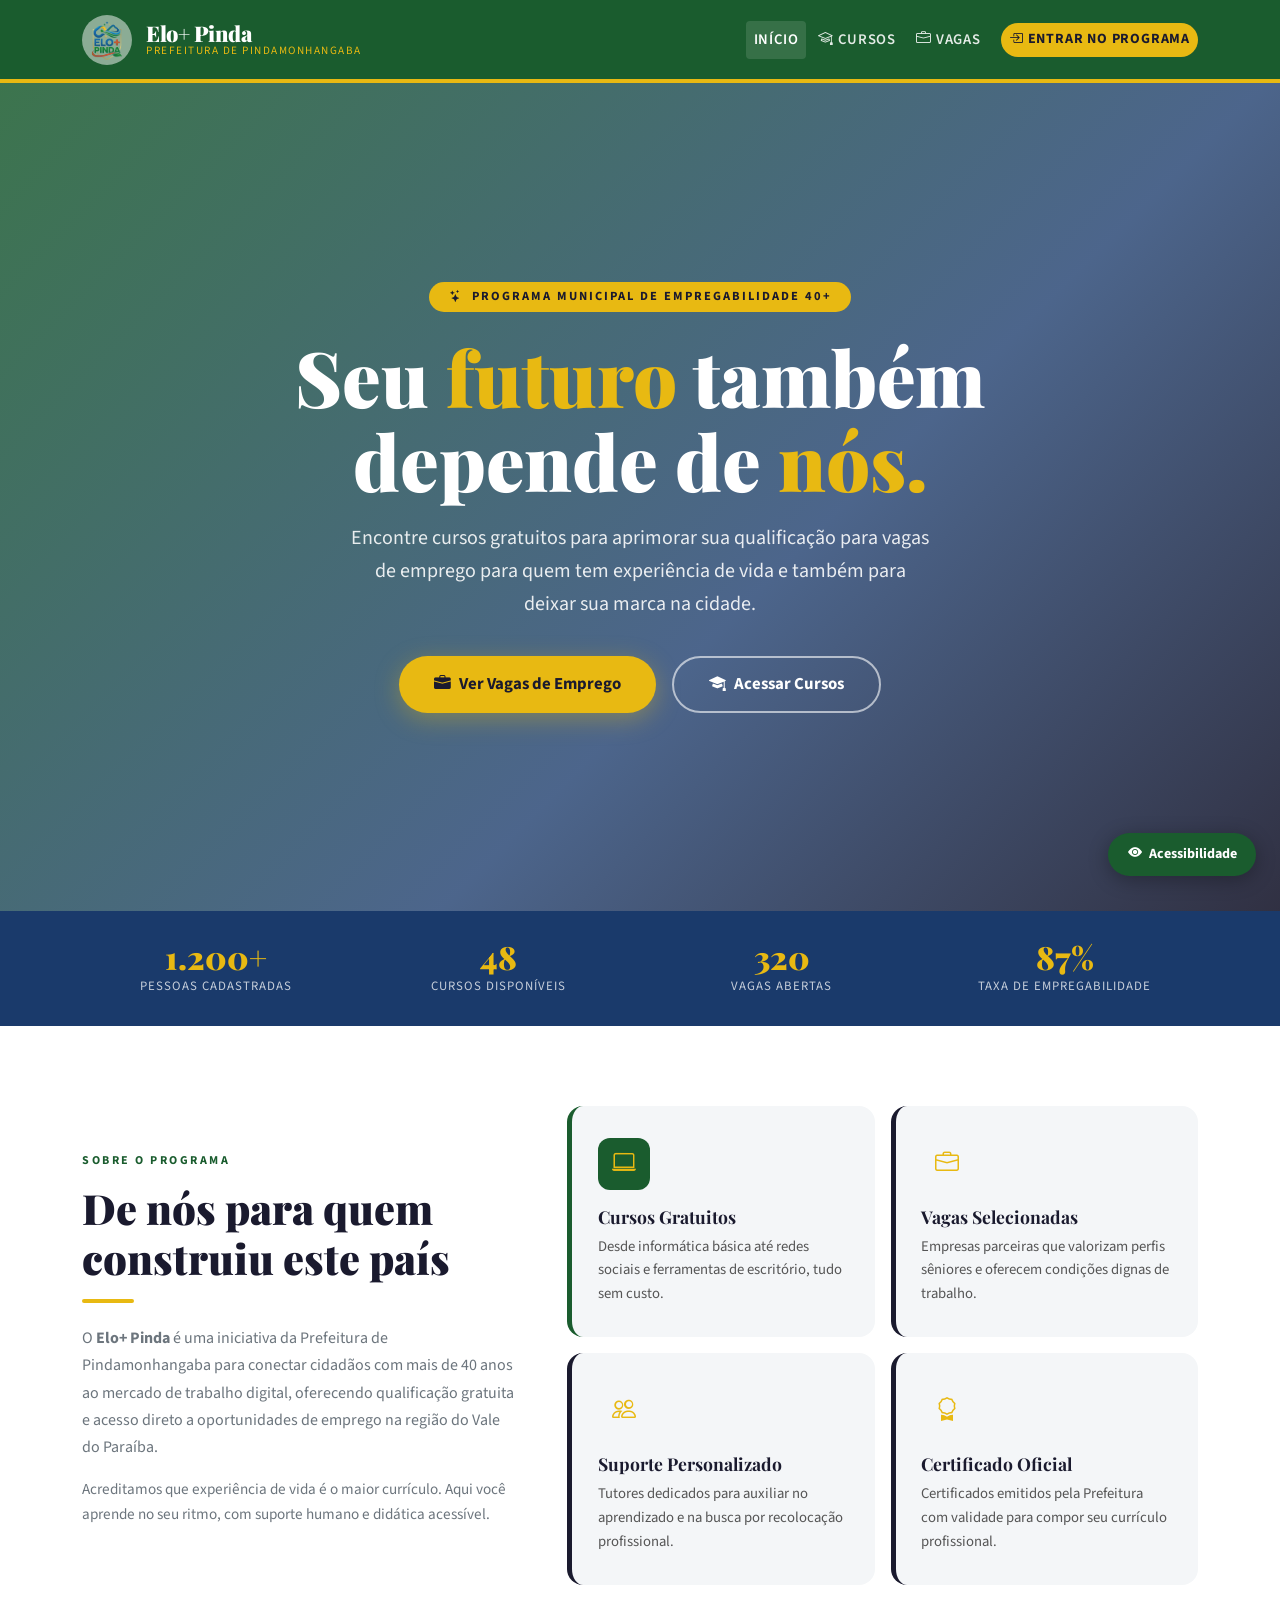
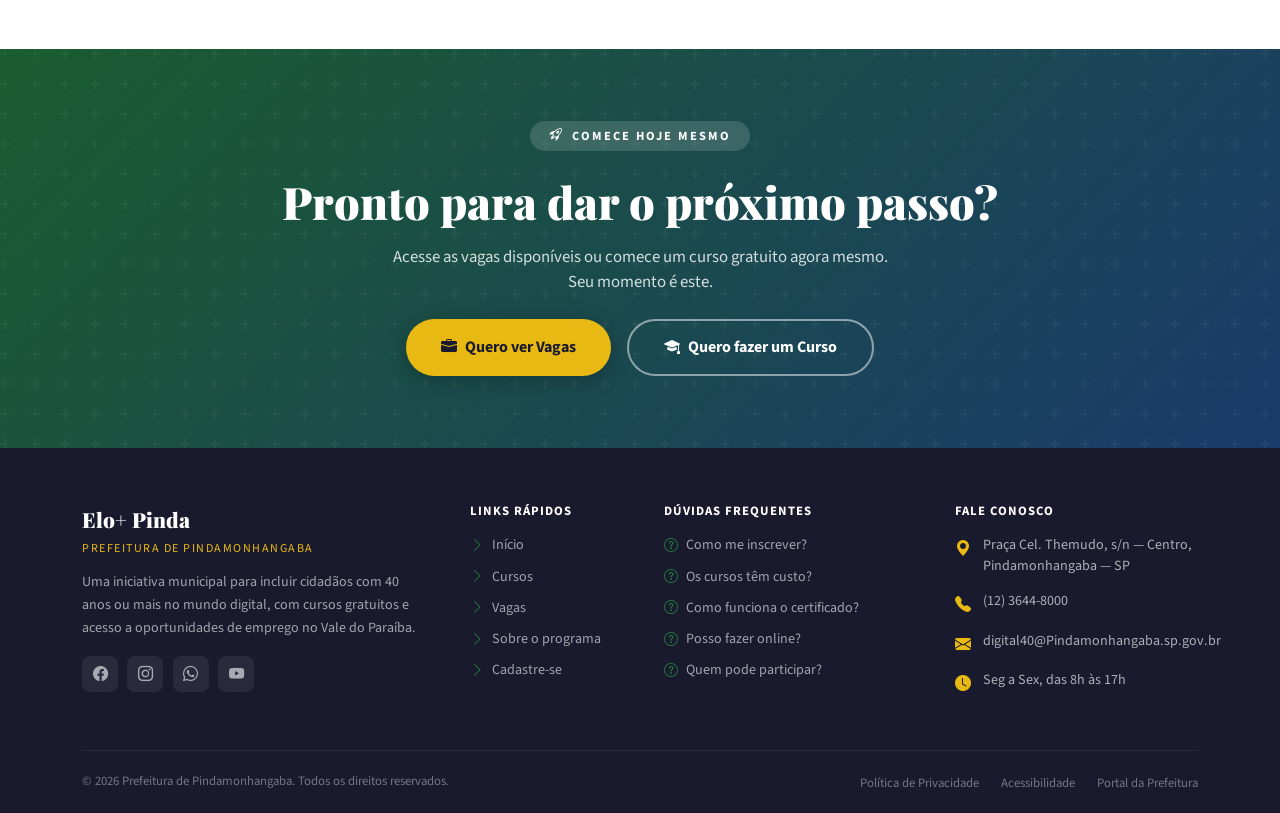
<file: index.html>
<!DOCTYPE html>
<html lang="pt-BR">

<head>
  <meta charset="UTF-8" />
  <meta name="viewport" content="width=device-width, initial-scale=1.0" />
  <title>Elo+ Pinda | Inclusão Digital em Pindamonhangaba</title>
  <link rel="icon" href="images/logo.png" type="image/png" />

  <!-- Bootstrap 5 CDN -->
  <link href="https://cdn.jsdelivr.net/npm/bootstrap@5.3.3/dist/css/bootstrap.min.css" rel="stylesheet" />
  <!-- Bootstrap Icons -->
  <link href="https://cdn.jsdelivr.net/npm/bootstrap-icons@1.11.3/font/bootstrap-icons.min.css" rel="stylesheet" />
  <!-- Google Fonts -->
  <link
    href="https://fonts.googleapis.com/css2?family=Playfair+Display:wght@700;900&family=Source+Sans+3:wght@400;500;600&display=swap"
    rel="stylesheet" />

  <!-- Custom CSS -->
  <link rel="stylesheet" href="styles/index.css" />
</head>

<body>

  <!-- Skip link -->
  <a href="#inicio" class="skip-link">Pular para o conteúdo principal</a>

  <!-- Indicador de leitura ativa -->
  <div id="tts-status" role="status" aria-live="polite">
    &#128266; Lendo em voz alta... Pressione ESC para parar.
  </div>

  <!-- ══════════════════════════
     NAVBAR
══════════════════════════ -->
  <nav class="navbar navbar-expand-lg navbar-custom sticky-top">
    <div class="container">
      <a class="navbar-brand" href="#inicio">
        <div class="navbar-brand-wrapper">
          <img class="brand-logo" src="images/logo.png" alt="Logo Elo+ Pinda" />
          <div class="brand-text">
            <span class="brand-title">Elo+ Pinda</span>
            <span class="brand-subtitle">Prefeitura de Pindamonhangaba</span>
          </div>
        </div>
      </a>

      <button class="navbar-toggler" type="button" data-bs-toggle="collapse" data-bs-target="#navbarMain"
        aria-label="Abrir menu">
        <span class="navbar-toggler-icon"></span>
      </button>

      <div class="collapse navbar-collapse" id="navbarMain">
        <ul class="navbar-nav ms-auto align-items-center gap-1">
          <li class="nav-item">
            <a class="nav-link active" href="#inicio">Início</a>
          </li>
          <li class="nav-item">
            <a class="nav-link" href="cursos.html">
              <i class="bi bi-mortarboard me-1"></i>Cursos
            </a>
          </li>
          <li class="nav-item">
            <a class="nav-link" href="vagas.html">
              <i class="bi bi-briefcase me-1"></i>Vagas
            </a>
          </li>
          <li class="nav-item ms-2">
            <a class="nav-link btn-nav-cta" href="logar.html">
              <i class="bi bi-box-arrow-in-right me-1"></i>Entrar no Programa
            </a>
          </li>
        </ul>
      </div>
    </div>
  </nav>


  <!-- ══════════════════════════
     HERO
══════════════════════════ -->
  <section class="hero" id="inicio">
    <div class="hero-bg"></div>
    <div class="hero-overlay"></div>

    <div class="hero-content container">
      <span class="hero-badge">
        <i class="bi bi-stars me-1"></i> Programa Municipal de Empregabilidade 40+
      </span>

      <h1 class="hero-title">
         Seu <span>futuro</span> também <br>
        depende de <span>nós.</span>
      </h1>

      <p class="hero-desc">
       Encontre cursos gratuitos para aprimorar sua qualificação para vagas de emprego
        para quem tem experiência de vida e também para deixar sua marca na cidade.
      </p>

      <div class="hero-btns">
        <a href="vagas.html" class="btn-hero-primary">
          <i class="bi bi-briefcase-fill"></i> Ver Vagas de Emprego
        </a>
        <a href="cursos.html" class="btn-hero-secondary">
          <i class="bi bi-mortarboard-fill"></i> Acessar Cursos
        </a>
      </div>
    </div>
  </section>


  <!-- ══════════════════════════
     STATS STRIP
══════════════════════════ -->
  <section class="stats-strip">
    <div class="container">
      <div class="row g-3">
        <div class="col-6 col-md-3">
          <div class="stat-item py-1">
            <div class="stat-number">1.200+</div>
            <div class="stat-label">Pessoas cadastradas</div>
          </div>
        </div>
        <div class="col-6 col-md-3">
          <div class="stat-item py-1">
            <div class="stat-number">48</div>
            <div class="stat-label">Cursos disponíveis</div>
          </div>
        </div>
        <div class="col-6 col-md-3">
          <div class="stat-item py-1">
            <div class="stat-number">320</div>
            <div class="stat-label">Vagas abertas</div>
          </div>
        </div>
        <div class="col-6 col-md-3">
          <div class="stat-item py-1">
            <div class="stat-number">87%</div>
            <div class="stat-label">Taxa de empregabilidade</div>
          </div>
        </div>
      </div>
    </div>
  </section>


  <!-- ══════════════════════════
     SOBRE / DIFERENCIAIS
══════════════════════════ -->
  <section class="section-sobre" id="sobre">
    <div class="container">
      <div class="row align-items-center g-5">

        <!-- TEXTO -->
        <div class="col-lg-5">
          <span class="section-label">Sobre o programa</span>
          <h2 class="section-title">
             De nós para quem<br>construiu este país
          </h2>
          <div class="divider-line"></div>
          <p class="text-secondary" style="font-size:1rem; line-height:1.7;">
            O <strong>Elo+ Pinda</strong> é uma iniciativa da Prefeitura de
            Pindamonhangaba para conectar cidadãos com mais de 40 anos ao mercado
            de trabalho digital, oferecendo qualificação gratuita e acesso direto
            a oportunidades de emprego na região do Vale do Paraíba.
          </p>
          <p class="text-secondary mt-3" style="font-size:0.95rem; line-height:1.65;">
            Acreditamos que experiência de vida é o maior currículo. Aqui você
            aprende no seu ritmo, com suporte humano e didática acessível.
          </p>
        </div>

        <!-- CARDS -->
        <div class="col-lg-7">
          <div class="row g-3">
            <div class="col-sm-6">
              <div class="feature-card">
                <div class="feature-icon"><i class="bi bi-laptop"></i></div>
                <h5>Cursos Gratuitos</h5>
                <p>Desde informática básica até redes sociais e ferramentas de escritório, tudo sem custo.</p>
              </div>
            </div>
            <div class="col-sm-6">
              <div class="feature-card" style="border-left-color: var(--Pinda-azul);">
                <div class="feature-icon" style="background: var(--Pinda-azul);">
                  <i class="bi bi-briefcase"></i>
                </div>
                <h5>Vagas Selecionadas</h5>
                <p>Empresas parceiras que valorizam perfis sêniores e oferecem condições dignas de trabalho.</p>
              </div>
            </div>
            <div class="col-sm-6">
              <div class="feature-card" style="border-left-color: var(--Pinda-amarelo);">
                <div class="feature-icon" style="background: var(--Pinda-amarelo);">
                  <i class="bi bi-people" style="color: var(--Pinda-texto);"></i>
                </div>
                <h5>Suporte Personalizado</h5>
                <p>Tutores dedicados para auxiliar no aprendizado e na busca por recolocação profissional.</p>
              </div>
            </div>
            <div class="col-sm-6">
              <div class="feature-card" style="border-left-color: var(--Pinda-vermelho);">
                <div class="feature-icon" style="background: var(--Pinda-vermelho);">
                  <i class="bi bi-award"></i>
                </div>
                <h5>Certificado Oficial</h5>
                <p>Certificados emitidos pela Prefeitura com validade para compor seu currículo profissional.</p>
              </div>
            </div>
          </div>
        </div>

      </div>
    </div>
  </section>


  <!-- ══════════════════════════
     CTA BANNER
══════════════════════════ -->
  <section class="cta-banner" id="cadastro">
    <div class="container text-center position-relative">
      <span class="hero-badge mb-4 d-inline-block" style="background: rgba(255,255,255,0.15); color: #fff;">
        <i class="bi bi-rocket-takeoff me-1"></i> Comece hoje mesmo
      </span>
      <h2 class="mb-3">
        Pronto para dar o próximo passo?
      </h2>
      <p class="mb-4 mx-auto" style="max-width:520px;">
        Acesse as vagas disponíveis ou comece um curso gratuito agora mesmo.
        Seu momento é este.
      </p>
      <div class="d-flex flex-wrap justify-content-center gap-3">
        <a href="vagas.html" class="btn-cta-vagas">
          <i class="bi bi-briefcase-fill"></i> Quero ver Vagas
        </a>
        <a href="cursos.html" class="btn-cta-cursos">
          <i class="bi bi-mortarboard-fill"></i> Quero fazer um Curso
        </a>
      </div>
    </div>
  </section>


  <!-- ══════════════════════════
     FOOTER
══════════════════════════ -->
  <footer id="contato">
    <div class="container">
      <div class="row g-5">

        <!-- Coluna 1: Marca -->
        <div class="col-lg-4">
          <div class="footer-brand">Elo+ Pinda</div>
          <div class="footer-brand-sub">Prefeitura de Pindamonhangaba</div>
          <p class="footer-desc">
            Uma iniciativa municipal para incluir cidadãos com 40 anos ou mais
            no mundo digital, com cursos gratuitos e acesso a oportunidades de
            emprego no Vale do Paraíba.
          </p>
          <div class="mt-3">
            <a href="#" class="social-icon"><i class="bi bi-facebook"></i></a>
            <a href="#" class="social-icon"><i class="bi bi-instagram"></i></a>
            <a href="#" class="social-icon"><i class="bi bi-whatsapp"></i></a>
            <a href="#" class="social-icon"><i class="bi bi-youtube"></i></a>
          </div>
        </div>

        <!-- Coluna 2: Links -->
        <div class="col-sm-6 col-lg-2">
          <h6>Links Rápidos</h6>
          <a href="#inicio" class="footer-link"><i class="bi bi-chevron-right"></i> Início</a>
          <a href="cursos.html" class="footer-link"><i class="bi bi-chevron-right"></i> Cursos</a>
          <a href="vagas.html" class="footer-link"><i class="bi bi-chevron-right"></i> Vagas</a>
          <a href="#sobre" class="footer-link"><i class="bi bi-chevron-right"></i> Sobre o programa</a>
          <a href="#cadastro" class="footer-link"><i class="bi bi-chevron-right"></i> Cadastre-se</a>
        </div>

        <!-- Coluna 3: Dúvidas -->
        <div class="col-sm-6 col-lg-3">
          <h6>Dúvidas Frequentes</h6>
          <a href="#" class="footer-link"><i class="bi bi-question-circle"></i> Como me inscrever?</a>
          <a href="#" class="footer-link"><i class="bi bi-question-circle"></i> Os cursos têm custo?</a>
          <a href="#" class="footer-link"><i class="bi bi-question-circle"></i> Como funciona o certificado?</a>
          <a href="#" class="footer-link"><i class="bi bi-question-circle"></i> Posso fazer online?</a>
          <a href="#" class="footer-link"><i class="bi bi-question-circle"></i> Quem pode participar?</a>
        </div>

        <!-- Coluna 4: Contato -->
        <div class="col-lg-3">
          <h6>Fale Conosco</h6>
          <div class="footer-contact-item">
            <i class="bi bi-geo-alt-fill"></i>
            <span>Praça Cel. Themudo, s/n — Centro, Pindamonhangaba — SP</span>
          </div>
          <div class="footer-contact-item">
            <i class="bi bi-telephone-fill"></i>
            <span>(12) 3644-8000</span>
          </div>
          <div class="footer-contact-item">
            <i class="bi bi-envelope-fill"></i>
            <span>digital40@Pindamonhangaba.sp.gov.br</span>
          </div>
          <div class="footer-contact-item">
            <i class="bi bi-clock-fill"></i>
            <span>Seg a Sex, das 8h às 17h</span>
          </div>
        </div>

      </div>

      <!-- Bottom bar -->
      <div class="footer-bottom">
        <div class="d-flex flex-wrap justify-content-between align-items-center gap-2">
          <p class="footer-bottom-text">
            © 2026 Prefeitura de Pindamonhangaba. Todos os direitos reservados.
          </p>
          <div class="footer-bottom-links">
            <a href="#">Política de Privacidade</a>
            <a href="#">Acessibilidade</a>
            <a href="https://www.Pindamonhangaba.sp.gov.br" target="_blank">Portal da Prefeitura</a>
          </div>
        </div>
      </div>
    </div>
  </footer>

  <!-- Modal de Acessibilidade -->
  <div class="modal fade" id="modalAcessibilidade" tabindex="-1" aria-labelledby="modalAcessibilidadeLabel" aria-hidden="true">
    <div class="modal-dialog modal-dialog-centered modal-lg">
      <div class="modal-content">
        <div class="modal-header">
          <h5 class="modal-title" id="modalAcessibilidadeLabel">Acessibilidade</h5>
          <button type="button" class="btn-close" data-bs-dismiss="modal" aria-label="Fechar"></button>
        </div>
        <div class="modal-body">
          <div id="barra-acessibilidade" role="region" aria-label="Ferramentas de acessibilidade para deficientes visuais">
            <div class="container">
              <div class="d-flex align-items-center flex-wrap gap-2 py-1">

                <span class="acesso-label d-none d-sm-inline">
                  <i class="bi bi-eye-fill me-1"></i>Acessibilidade:
                </span>

                <!-- Tamanho de fonte -->
                <div class="d-flex align-items-center gap-1" role="group" aria-label="Tamanho da fonte">
                  <span class="acesso-label">Fonte:</span>
                  <button class="acesso-btn" id="btn-fonte-menor" onclick="alterarFonte('menor')" aria-label="Diminuir fonte"
                    aria-pressed="false">A−</button>
                  <button class="acesso-btn ativo" id="btn-fonte-normal" onclick="alterarFonte('normal')"
                    aria-label="Fonte padrão" aria-pressed="true">A</button>
                  <button class="acesso-btn" id="btn-fonte-maior" onclick="alterarFonte('maior')" aria-label="Aumentar fonte"
                    aria-pressed="false">A+</button>
                  <button class="acesso-btn" id="btn-fonte-maxima" onclick="alterarFonte('maxima')" aria-label="Fonte máxima"
                    aria-pressed="false">A++</button>
                </div>

                <span class="acesso-divider d-none d-md-inline-block"></span>

                <!-- Visão -->
                <div class="d-flex align-items-center gap-1" role="group" aria-label="Opções de visão">
                  <span class="acesso-label d-none d-md-inline">Visão:</span>
                  <button class="acesso-btn" id="btn-contraste" onclick="toggleContraste()" aria-label="Alto contraste"
                    aria-pressed="false">
                    <i class="bi bi-circle-half"></i>
                    <span class="d-none d-sm-inline">Contraste</span>
                  </button>
                  <button class="acesso-btn" id="btn-espaco" onclick="toggleEspaco()" aria-label="Espaçamento de texto"
                    aria-pressed="false">
                    <i class="bi bi-text-paragraph"></i>
                    <span class="d-none d-sm-inline">Espaçamento</span>
                  </button>
                  <button class="acesso-btn" id="btn-foco" onclick="toggleFoco()" aria-label="Destaque de foco para teclado"
                    aria-pressed="false">
                    <i class="bi bi-keyboard"></i>
                    <span class="d-none d-sm-inline">Foco</span>
                  </button>
                </div>

                <span class="acesso-divider d-none d-md-inline-block"></span>

                <!-- Voz -->
                <button class="acesso-btn" id="btn-tts" onclick="togglePainelTTS()" aria-label="Leitura em voz alta"
                  aria-expanded="false" aria-controls="painel-tts">
                  <i class="bi bi-volume-up-fill"></i>
                  <span class="d-none d-sm-inline">Voz</span>
                </button>

                <!-- Reset -->
                <button class="acesso-btn ms-auto" onclick="resetarTudo()" aria-label="Redefinir acessibilidade"
                  title="Redefinir tudo">
                  <i class="bi bi-arrow-counterclockwise"></i>
                  <span class="d-none d-md-inline">Redefinir</span>
                </button>

              </div>
            </div>
          </div>
        </div>
      </div>
    </div>
  </div>

  <!-- Painel TTS -->
  <div id="painel-tts" role="dialog" aria-modal="true" aria-label="Leitura em voz alta">
    <h6><i class="bi bi-volume-up-fill me-1"></i> Leitura em Voz Alta</h6>
    <p>Ouça o conteúdo da página lido em voz alta.</p>
    <div class="tts-controles">
      <button onclick="ttsLerPagina()" aria-label="Ler toda a página">
        <i class="bi bi-play-fill"></i> Ler página inteira
      </button>
      <button onclick="ttsLerSecao()" aria-label="Ler seção atual">
        <i class="bi bi-skip-forward-fill"></i> Ler seção atual
      </button>
      <button onclick="ttsPausar()" id="btn-pausar" aria-label="Pausar ou retomar leitura">
        <i class="bi bi-pause-fill"></i> Pausar
      </button>
      <button onclick="ttsParar()" aria-label="Parar leitura">
        <i class="bi bi-stop-fill"></i> Parar
      </button>
      <div style="border-top:1px solid #ddd; padding-top:.6rem; margin-top:.2rem;">
        <label for="tts-velocidade" style="font-size:.78rem; color:#555; display:block; margin-bottom:.3rem;">
          Velocidade da voz:
        </label>
        <input type="range" id="tts-velocidade" min="0.5" max="2" step="0.1" value="1" style="width:100%;"
          aria-label="Velocidade da voz" oninput="ttsAjustarVelocidade(this.value)">
        <div style="display:flex; justify-content:space-between; font-size:.72rem; color:#888;">
          <span>Lento</span><span id="tts-vel-label">1.0×</span><span>Rápido</span>
        </div>
      </div>
      <button onclick="togglePainelTTS()"
        style="background:#f0f0f0 !important; border-color:#ccc !important; color:#333 !important;"
        aria-label="Fechar painel">
        <i class="bi bi-x-circle"></i> Fechar
      </button>
    </div>
  </div>

  <!-- Botão flutuante -->
  <button id="btn-flutuante-acesso" type="button" data-bs-toggle="modal" data-bs-target="#modalAcessibilidade"
    aria-label="Abrir as ferramentas de acessibilidade" title="Acessibilidade">
    <i class="bi bi-eye-fill" aria-hidden="true"></i>
    <span class="d-none d-sm-inline">Acessibilidade</span>
  </button>

  <!-- Anunciador para leitores de tela -->
  <div id="aria-anunciador" role="status" aria-live="polite" aria-atomic="true"
    style="position:absolute; left:-9999px; width:1px; height:1px; overflow:hidden;"></div>


  <!-- Bootstrap JS -->
  <script src="https://cdn.jsdelivr.net/npm/bootstrap@5.3.3/dist/js/bootstrap.bundle.min.js"></script>

  <!-- Scroll suave -->
  <script src="js/scroll.js"></script>
  <script src="js/acessibilidade.js"></script>

</body>

</html>
</file>
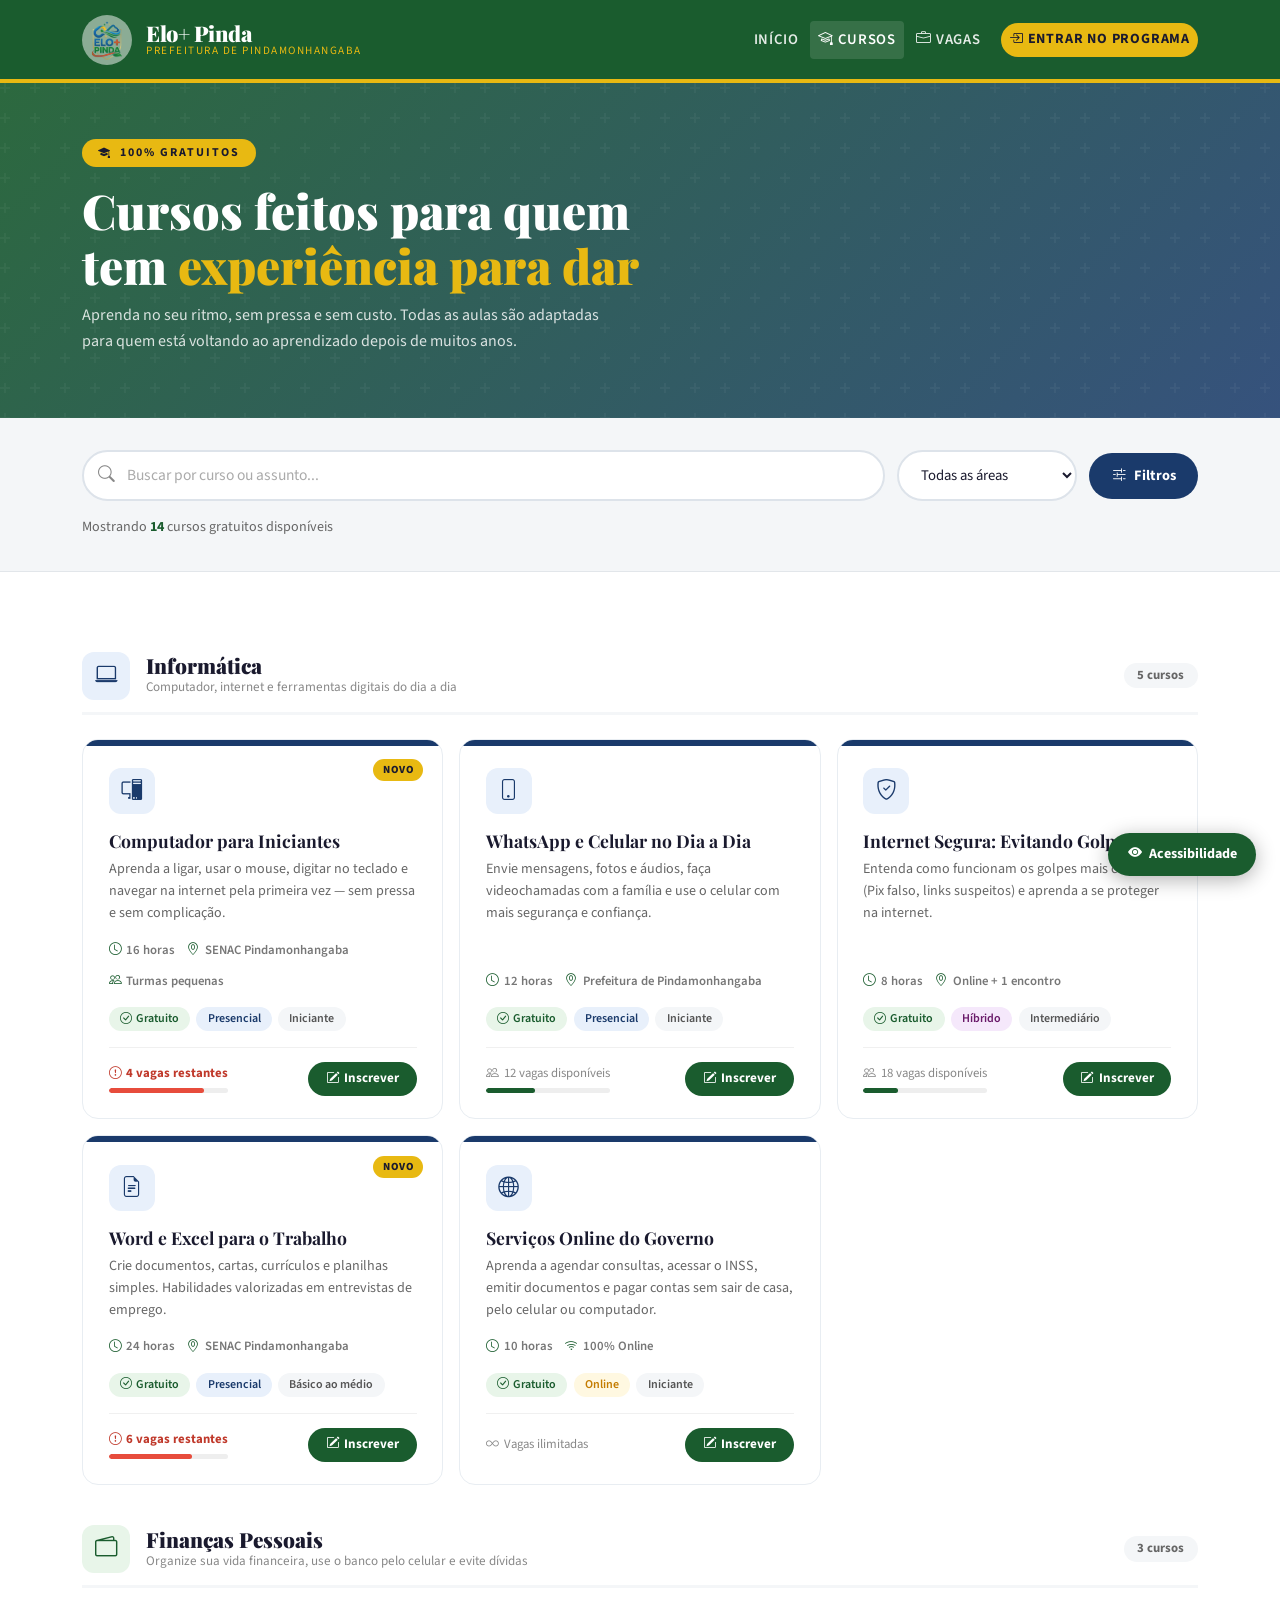
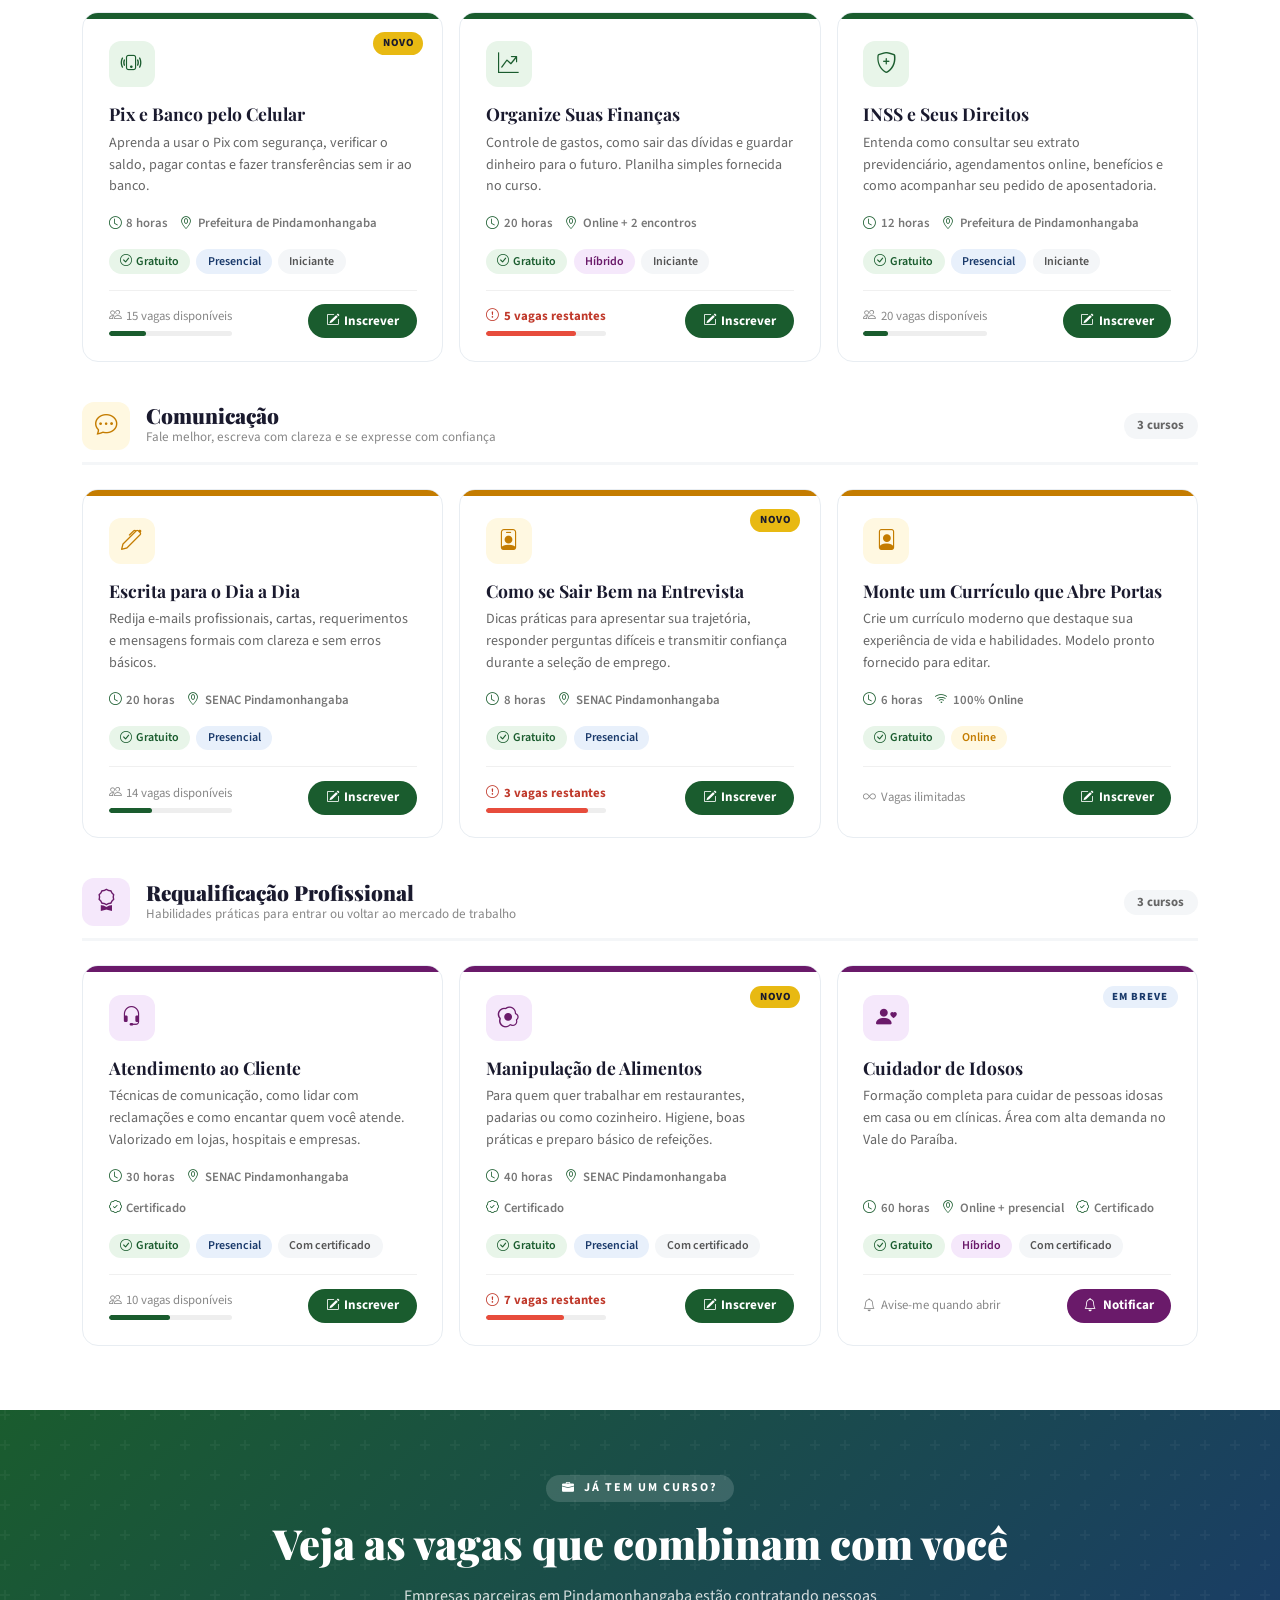
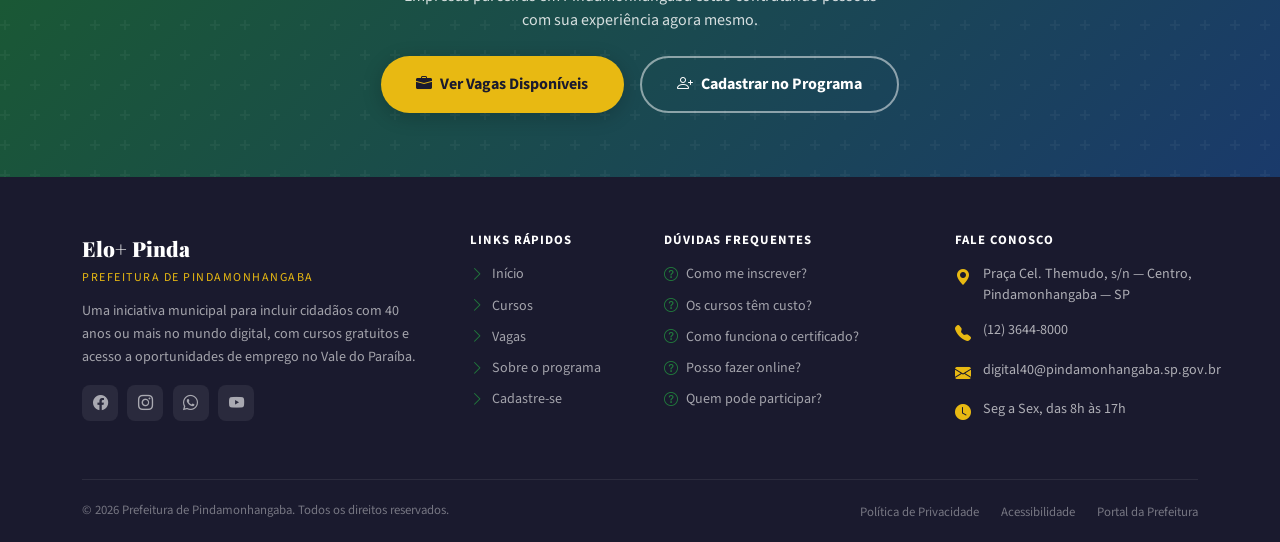
<file: cursos.html>
<!DOCTYPE html>
<html lang="pt-BR">

<head>
  <meta charset="UTF-8" />
  <meta name="viewport" content="width=device-width, initial-scale=1.0" />
  <title>Cursos Gratuitos | Pinda Digital 40+</title>
  <link rel="icon" href="images/logo.png" type="image/png" />

  <link href="https://cdn.jsdelivr.net/npm/bootstrap@5.3.3/dist/css/bootstrap.min.css" rel="stylesheet" />
  <link href="https://cdn.jsdelivr.net/npm/bootstrap-icons@1.11.3/font/bootstrap-icons.min.css" rel="stylesheet" />
  <link
    href="https://fonts.googleapis.com/css2?family=Playfair+Display:wght@700;900&family=Source+Sans+3:wght@400;500;600&display=swap"
    rel="stylesheet" />
  <link rel="stylesheet" href="styles/index.css" />
  <link rel="stylesheet" href="styles/cursos.css" />


</head>

<body>

  <!-- ══════════════════════════
     NAVBAR
══════════════════════════ -->
  <nav class="navbar navbar-expand-lg navbar-custom sticky-top">
    <div class="container">
      <a class="navbar-brand" href="index.html">
        <div class="navbar-brand-wrapper">
          <img class="brand-logo" src="images/logo.png" alt="Logo Elo+ Pinda" />
          <div class="brand-text">
            <span class="brand-title">Elo+ Pinda</span>
            <span class="brand-subtitle">Prefeitura de Pindamonhangaba</span>
          </div>
        </div>
      </a>

      <button class="navbar-toggler" type="button" data-bs-toggle="collapse" data-bs-target="#navbarMain"
        aria-label="Abrir menu">
        <span class="navbar-toggler-icon"></span>
      </button>

      <div class="collapse navbar-collapse" id="navbarMain">
        <ul class="navbar-nav ms-auto align-items-center gap-1">
          <li class="nav-item">
            <a class="nav-link" href="index.html">Início</a>
          </li>
          <li class="nav-item">
            <a class="nav-link active" href="cursos.html">
              <i class="bi bi-mortarboard me-1"></i>Cursos
            </a>
          </li>
          <li class="nav-item">
            <a class="nav-link " href="vagas.html">
              <i class="bi bi-briefcase me-1"></i>Vagas
            </a>
          </li>
          <li class="nav-item ms-2">
            <a class="nav-link btn-nav-cta" href="logar.html">
              <i class="bi bi-box-arrow-in-right me-1"></i>Entrar no Programa
            </a>
          </li>
        </ul>
      </div>
    </div>
  </nav>

  <!-- ══════════════════════════
     PAGE HERO
══════════════════════════ -->
  <section class="page-hero">
    <div class="container page-hero-content">
      <span class="page-badge"><i class="bi bi-mortarboard-fill me-1"></i> 100% Gratuitos</span>
      <h1 class="page-title">
        Cursos feitos para quem<br>tem <span>experiência para dar</span>
      </h1>
      <p class="page-desc">
        Aprenda no seu ritmo, sem pressa e sem custo. Todas as aulas são adaptadas para quem está
        voltando ao aprendizado depois de muitos anos.
      </p>
    </div>
  </section>


  <!-- ══════════════════════════
     BARRA DE BUSCA + FILTROS
══════════════════════════ -->
  <div class="search-section">
    <div class="container">
      <div class="search-wrapper">
        <div class="search-input-group">
          <i class="bi bi-search"></i>
          <input type="text" id="searchInput" placeholder="Buscar por curso ou assunto..." autocomplete="off" />
        </div>
        <select class="filter-select" id="areaSelect">
          <option value="">Todas as áreas</option>
          <option value="informatica">Informática</option>
          <option value="financeiro">Finanças pessoais</option>
          <option value="comunicacao">Comunicação</option>
          <option value="profissional">Requalificação</option>
        </select>
        <button class="btn-filter-toggle" onclick="toggleFilter()">
          <i class="bi bi-sliders2"></i>
          Filtros
          <span class="badge-count" id="filterBadge" style="display:none">0</span>
        </button>
      </div>

      <!-- Painel de filtros -->
      <div class="filter-panel" id="filterPanel">
        <div class="row g-3">
          <div class="col-md-4">
            <div class="filter-label">Modalidade</div>
            <div class="filter-chip-group">
              <span class="filter-chip" data-filter="mod" data-value="presencial"
                onclick="toggleChip(this)">Presencial</span>
              <span class="filter-chip" data-filter="mod" data-value="online" onclick="toggleChip(this)">Online</span>
              <span class="filter-chip" data-filter="mod" data-value="hibrido" onclick="toggleChip(this)">Híbrido</span>
            </div>
          </div>
          <div class="col-md-4">
            <div class="filter-label">Carga horária</div>
            <div class="filter-chip-group">
              <span class="filter-chip" data-filter="carga" data-value="curto" onclick="toggleChip(this)">Até 20h</span>
              <span class="filter-chip" data-filter="carga" data-value="medio" onclick="toggleChip(this)">20h a
                40h</span>
              <span class="filter-chip" data-filter="carga" data-value="longo" onclick="toggleChip(this)">Acima de
                40h</span>
            </div>
          </div>
          <div class="col-md-4">
            <div class="filter-label">Novidades</div>
            <div class="filter-chip-group">
              <span class="filter-chip" data-filter="novo" data-value="novo" onclick="toggleChip(this)">Somente novos
                cursos</span>
            </div>
          </div>
        </div>
      </div>

      <div class="results-info">
        Mostrando <strong id="resultsCount">14</strong> cursos gratuitos disponíveis
      </div>
    </div>
  </div>


  <!-- ══════════════════════════
     CURSOS
══════════════════════════ -->
  <main class="cursos-section" id="cursos">
    <div class="container">

      <div class="no-results" id="noResults">
        <i class="bi bi-search"></i>
        <h5>Nenhum curso encontrado</h5>
        <p class="text-muted">Tente outros termos ou remova os filtros aplicados.</p>
      </div>


      <!-- ══ INFORMÁTICA ══ -->
      <div class="categoria-bloco" data-categoria="informatica">
        <div class="categoria-header">
          <div class="categoria-icon" style="background:#e8f0fb; color: var(--pinda-azul);">
            <i class="bi bi-laptop"></i>
          </div>
          <div>
            <h2 class="categoria-titulo">Informática</h2>
            <p class="categoria-subtitulo">Computador, internet e ferramentas digitais do dia a dia</p>
          </div>
          <span class="categoria-count">5 cursos</span>
        </div>

        <div class="row g-3">

          <!-- Curso 1 -->
          <div class="col-md-6 col-lg-4 curso-item"
            data-texto="computador basico primeira vez mouse teclado informatica" data-categoria="informatica"
            data-mod="presencial" data-carga="curto" data-novo="true">
            <div class="curso-card cat-informatica">
              <div class="curso-card-top"></div>
              <span class="badge-curso badge-novo">Novo</span>
              <div class="curso-card-body">
                <div class="curso-area-icon"><i class="bi bi-pc-display"></i></div>
                <div class="curso-titulo">Computador para Iniciantes</div>
                <div class="curso-desc">
                  Aprenda a ligar, usar o mouse, digitar no teclado e navegar na internet pela primeira vez — sem pressa
                  e sem complicação.
                </div>
                <div class="curso-meta">
                  <span class="curso-meta-item"><i class="bi bi-clock"></i> 16 horas</span>
                  <span class="curso-meta-item"><i class="bi bi-geo-alt"></i> SENAC Pindamonhangaba</span>
                  <span class="curso-meta-item"><i class="bi bi-people"></i> Turmas pequenas</span>
                </div>
                <div class="curso-tags">
                  <span class="curso-tag gratuito"><i class="bi bi-check-circle me-1"></i>Gratuito</span>
                  <span class="curso-tag presencial">Presencial</span>
                  <span class="curso-tag">Iniciante</span>
                </div>
                <div class="curso-footer">
                  <div>
                    <div class="curso-vagas-info urgente"><i class="bi bi-exclamation-circle"></i> 4 vagas restantes
                    </div>
                    <div class="vagas-bar-wrap">
                      <div class="vagas-bar-bg">
                        <div class="vagas-bar-fill urgente" style="width:80%"></div>
                      </div>
                    </div>
                  </div>
                  <a href="#" class="btn-inscrever"><i class="bi bi-pencil-square"></i> Inscrever</a>
                </div>
              </div>
            </div>
          </div>

          <!-- Curso 2 -->
          <div class="col-md-6 col-lg-4 curso-item" data-texto="whatsapp celular smartphone mensagem foto informatica"
            data-categoria="informatica" data-mod="presencial" data-carga="curto" data-novo="false">
            <div class="curso-card cat-informatica">
              <div class="curso-card-top"></div>
              <div class="curso-card-body">
                <div class="curso-area-icon"><i class="bi bi-phone"></i></div>
                <div class="curso-titulo">WhatsApp e Celular no Dia a Dia</div>
                <div class="curso-desc">
                  Envie mensagens, fotos e áudios, faça videochamadas com a família e use o celular com mais segurança e
                  confiança.
                </div>
                <div class="curso-meta">
                  <span class="curso-meta-item"><i class="bi bi-clock"></i> 12 horas</span>
                  <span class="curso-meta-item"><i class="bi bi-geo-alt"></i> Prefeitura de Pindamonhangaba</span>
                </div>
                <div class="curso-tags">
                  <span class="curso-tag gratuito"><i class="bi bi-check-circle me-1"></i>Gratuito</span>
                  <span class="curso-tag presencial">Presencial</span>
                  <span class="curso-tag">Iniciante</span>
                </div>
                <div class="curso-footer">
                  <div>
                    <div class="curso-vagas-info"><i class="bi bi-people"></i> 12 vagas disponíveis</div>
                    <div class="vagas-bar-wrap">
                      <div class="vagas-bar-bg">
                        <div class="vagas-bar-fill" style="width:40%"></div>
                      </div>
                    </div>
                  </div>
                  <a href="#" class="btn-inscrever"><i class="bi bi-pencil-square"></i> Inscrever</a>
                </div>
              </div>
            </div>
          </div>

          <!-- Curso 3 -->
          <div class="col-md-6 col-lg-4 curso-item"
            data-texto="internet google email segurança golpe online informatica" data-categoria="informatica"
            data-mod="hibrido" data-carga="curto" data-novo="false">
            <div class="curso-card cat-informatica">
              <div class="curso-card-top"></div>
              <div class="curso-card-body">
                <div class="curso-area-icon"><i class="bi bi-shield-check"></i></div>
                <div class="curso-titulo">Internet Segura: Evitando Golpes</div>
                <div class="curso-desc">
                  Entenda como funcionam os golpes mais comuns (Pix falso, links suspeitos) e aprenda a se proteger na
                  internet.
                </div>
                <div class="curso-meta">
                  <span class="curso-meta-item"><i class="bi bi-clock"></i> 8 horas</span>
                  <span class="curso-meta-item"><i class="bi bi-geo-alt"></i> Online + 1 encontro</span>
                </div>
                <div class="curso-tags">
                  <span class="curso-tag gratuito"><i class="bi bi-check-circle me-1"></i>Gratuito</span>
                  <span class="curso-tag hibrido">Híbrido</span>
                  <span class="curso-tag">Intermediário</span>
                </div>
                <div class="curso-footer">
                  <div>
                    <div class="curso-vagas-info"><i class="bi bi-people"></i> 18 vagas disponíveis</div>
                    <div class="vagas-bar-wrap">
                      <div class="vagas-bar-bg">
                        <div class="vagas-bar-fill" style="width:28%"></div>
                      </div>
                    </div>
                  </div>
                  <a href="#" class="btn-inscrever"><i class="bi bi-pencil-square"></i> Inscrever</a>
                </div>
              </div>
            </div>
          </div>

          <!-- Curso 4 -->
          <div class="col-md-6 col-lg-4 curso-item" data-texto="word excel planilha documento digitação informatica"
            data-categoria="informatica" data-mod="presencial" data-carga="medio" data-novo="true">
            <div class="curso-card cat-informatica">
              <div class="curso-card-top"></div>
              <span class="badge-curso badge-novo">Novo</span>
              <div class="curso-card-body">
                <div class="curso-area-icon"><i class="bi bi-file-earmark-text"></i></div>
                <div class="curso-titulo">Word e Excel para o Trabalho</div>
                <div class="curso-desc">
                  Crie documentos, cartas, currículos e planilhas simples. Habilidades valorizadas em entrevistas de
                  emprego.
                </div>
                <div class="curso-meta">
                  <span class="curso-meta-item"><i class="bi bi-clock"></i> 24 horas</span>
                  <span class="curso-meta-item"><i class="bi bi-geo-alt"></i> SENAC Pindamonhangaba</span>
                </div>
                <div class="curso-tags">
                  <span class="curso-tag gratuito"><i class="bi bi-check-circle me-1"></i>Gratuito</span>
                  <span class="curso-tag presencial">Presencial</span>
                  <span class="curso-tag">Básico ao médio</span>
                </div>
                <div class="curso-footer">
                  <div>
                    <div class="curso-vagas-info urgente"><i class="bi bi-exclamation-circle"></i> 6 vagas restantes
                    </div>
                    <div class="vagas-bar-wrap">
                      <div class="vagas-bar-bg">
                        <div class="vagas-bar-fill urgente" style="width:70%"></div>
                      </div>
                    </div>
                  </div>
                  <a href="#" class="btn-inscrever"><i class="bi bi-pencil-square"></i> Inscrever</a>
                </div>
              </div>
            </div>
          </div>

          <!-- Curso 5 -->
          <div class="col-md-6 col-lg-4 curso-item" data-texto="email gmail governo digital serviços online informatica"
            data-categoria="informatica" data-mod="online" data-carga="curto" data-novo="false">
            <div class="curso-card cat-informatica">
              <div class="curso-card-top"></div>
              <div class="curso-card-body">
                <div class="curso-area-icon"><i class="bi bi-globe2"></i></div>
                <div class="curso-titulo">Serviços Online do Governo</div>
                <div class="curso-desc">
                  Aprenda a agendar consultas, acessar o INSS, emitir documentos e pagar contas sem sair de casa, pelo
                  celular ou computador.
                </div>
                <div class="curso-meta">
                  <span class="curso-meta-item"><i class="bi bi-clock"></i> 10 horas</span>
                  <span class="curso-meta-item"><i class="bi bi-wifi"></i> 100% Online</span>
                </div>
                <div class="curso-tags">
                  <span class="curso-tag gratuito"><i class="bi bi-check-circle me-1"></i>Gratuito</span>
                  <span class="curso-tag online">Online</span>
                  <span class="curso-tag">Iniciante</span>
                </div>
                <div class="curso-footer">
                  <div>
                    <div class="curso-vagas-info"><i class="bi bi-infinity"></i> Vagas ilimitadas</div>
                  </div>
                  <a href="#" class="btn-inscrever"><i class="bi bi-pencil-square"></i> Inscrever</a>
                </div>
              </div>
            </div>
          </div>

        </div>
      </div><!-- /informatica -->


      <!-- ══ FINANÇAS PESSOAIS ══ -->
      <div class="categoria-bloco" data-categoria="financeiro">
        <div class="categoria-header">
          <div class="categoria-icon" style="background:#e8f5e9; color: var(--pinda-verde);">
            <i class="bi bi-wallet2"></i>
          </div>
          <div>
            <h2 class="categoria-titulo">Finanças Pessoais</h2>
            <p class="categoria-subtitulo">Organize sua vida financeira, use o banco pelo celular e evite dívidas</p>
          </div>
          <span class="categoria-count">3 cursos</span>
        </div>

        <div class="row g-3">

          <!-- Curso 6 -->
          <div class="col-md-6 col-lg-4 curso-item" data-texto="pix transferencia banco celular pagamento financeiro"
            data-categoria="financeiro" data-mod="presencial" data-carga="curto" data-novo="true">
            <div class="curso-card cat-financeiro">
              <div class="curso-card-top"></div>
              <span class="badge-curso badge-novo">Novo</span>
              <div class="curso-card-body">
                <div class="curso-area-icon"><i class="bi bi-phone-vibrate"></i></div>
                <div class="curso-titulo">Pix e Banco pelo Celular</div>
                <div class="curso-desc">
                  Aprenda a usar o Pix com segurança, verificar o saldo, pagar contas e fazer transferências sem ir ao
                  banco.
                </div>
                <div class="curso-meta">
                  <span class="curso-meta-item"><i class="bi bi-clock"></i> 8 horas</span>
                  <span class="curso-meta-item"><i class="bi bi-geo-alt"></i> Prefeitura de Pindamonhangaba</span>
                </div>
                <div class="curso-tags">
                  <span class="curso-tag gratuito"><i class="bi bi-check-circle me-1"></i>Gratuito</span>
                  <span class="curso-tag presencial">Presencial</span>
                  <span class="curso-tag">Iniciante</span>
                </div>
                <div class="curso-footer">
                  <div>
                    <div class="curso-vagas-info"><i class="bi bi-people"></i> 15 vagas disponíveis</div>
                    <div class="vagas-bar-wrap">
                      <div class="vagas-bar-bg">
                        <div class="vagas-bar-fill" style="width:30%"></div>
                      </div>
                    </div>
                  </div>
                  <a href="#" class="btn-inscrever"><i class="bi bi-pencil-square"></i> Inscrever</a>
                </div>
              </div>
            </div>
          </div>

          <!-- Curso 7 -->
          <div class="col-md-6 col-lg-4 curso-item" data-texto="orçamento dívida economia dinheiro conta financeiro"
            data-categoria="financeiro" data-mod="hibrido" data-carga="medio" data-novo="false">
            <div class="curso-card cat-financeiro">
              <div class="curso-card-top"></div>
              <div class="curso-card-body">
                <div class="curso-area-icon"><i class="bi bi-graph-up-arrow"></i></div>
                <div class="curso-titulo">Organize Suas Finanças</div>
                <div class="curso-desc">
                  Controle de gastos, como sair das dívidas e guardar dinheiro para o futuro. Planilha simples fornecida
                  no curso.
                </div>
                <div class="curso-meta">
                  <span class="curso-meta-item"><i class="bi bi-clock"></i> 20 horas</span>
                  <span class="curso-meta-item"><i class="bi bi-geo-alt"></i> Online + 2 encontros</span>
                </div>
                <div class="curso-tags">
                  <span class="curso-tag gratuito"><i class="bi bi-check-circle me-1"></i>Gratuito</span>
                  <span class="curso-tag hibrido">Híbrido</span>
                  <span class="curso-tag">Iniciante</span>
                </div>
                <div class="curso-footer">
                  <div>
                    <div class="curso-vagas-info urgente"><i class="bi bi-exclamation-circle"></i> 5 vagas restantes
                    </div>
                    <div class="vagas-bar-wrap">
                      <div class="vagas-bar-bg">
                        <div class="vagas-bar-fill urgente" style="width:75%"></div>
                      </div>
                    </div>
                  </div>
                  <a href="#" class="btn-inscrever"><i class="bi bi-pencil-square"></i> Inscrever</a>
                </div>
              </div>
            </div>
          </div>

          <!-- Curso 8 -->
          <div class="col-md-6 col-lg-4 curso-item" data-texto="INSS aposentadoria pensão benefício governo financeiro"
            data-categoria="financeiro" data-mod="presencial" data-carga="curto" data-novo="false">
            <div class="curso-card cat-financeiro">
              <div class="curso-card-top"></div>
              <div class="curso-card-body">
                <div class="curso-area-icon"><i class="bi bi-shield-plus"></i></div>
                <div class="curso-titulo">INSS e Seus Direitos</div>
                <div class="curso-desc">
                  Entenda como consultar seu extrato previdenciário, agendamentos online, benefícios e como acompanhar
                  seu pedido de aposentadoria.
                </div>
                <div class="curso-meta">
                  <span class="curso-meta-item"><i class="bi bi-clock"></i> 12 horas</span>
                  <span class="curso-meta-item"><i class="bi bi-geo-alt"></i> Prefeitura de Pindamonhangaba</span>
                </div>
                <div class="curso-tags">
                  <span class="curso-tag gratuito"><i class="bi bi-check-circle me-1"></i>Gratuito</span>
                  <span class="curso-tag presencial">Presencial</span>
                  <span class="curso-tag">Iniciante</span>
                </div>
                <div class="curso-footer">
                  <div>
                    <div class="curso-vagas-info"><i class="bi bi-people"></i> 20 vagas disponíveis</div>
                    <div class="vagas-bar-wrap">
                      <div class="vagas-bar-bg">
                        <div class="vagas-bar-fill" style="width:20%"></div>
                      </div>
                    </div>
                  </div>
                  <a href="#" class="btn-inscrever"><i class="bi bi-pencil-square"></i> Inscrever</a>
                </div>
              </div>
            </div>
          </div>

        </div>
      </div><!-- /financeiro -->


      <!-- ══ COMUNICAÇÃO ══ -->
      <div class="categoria-bloco" data-categoria="comunicacao">
        <div class="categoria-header">
          <div class="categoria-icon" style="background:#fff8e1; color:#c47c00;">
            <i class="bi bi-chat-dots"></i>
          </div>
          <div>
            <h2 class="categoria-titulo">Comunicação</h2>
            <p class="categoria-subtitulo">Fale melhor, escreva com clareza e se expresse com confiança</p>
          </div>
          <span class="categoria-count">3 cursos</span>
        </div>

        <div class="row g-3">

          <!-- Curso 9 -->
          <div class="col-md-6 col-lg-4 curso-item" data-texto="escrita carta email texto comunicação portugues"
            data-categoria="comunicacao" data-mod="presencial" data-carga="medio" data-novo="false">
            <div class="curso-card cat-comunicacao">
              <div class="curso-card-top"></div>
              <div class="curso-card-body">
                <div class="curso-area-icon"><i class="bi bi-pen"></i></div>
                <div class="curso-titulo">Escrita para o Dia a Dia</div>
                <div class="curso-desc">
                  Redija e-mails profissionais, cartas, requerimentos e mensagens formais com clareza e sem erros
                  básicos.
                </div>
                <div class="curso-meta">
                  <span class="curso-meta-item"><i class="bi bi-clock"></i> 20 horas</span>
                  <span class="curso-meta-item"><i class="bi bi-geo-alt"></i> SENAC Pindamonhangaba</span>
                </div>
                <div class="curso-tags">
                  <span class="curso-tag gratuito"><i class="bi bi-check-circle me-1"></i>Gratuito</span>
                  <span class="curso-tag presencial">Presencial</span>
                </div>
                <div class="curso-footer">
                  <div>
                    <div class="curso-vagas-info"><i class="bi bi-people"></i> 14 vagas disponíveis</div>
                    <div class="vagas-bar-wrap">
                      <div class="vagas-bar-bg">
                        <div class="vagas-bar-fill" style="width:35%"></div>
                      </div>
                    </div>
                  </div>
                  <a href="#" class="btn-inscrever"><i class="bi bi-pencil-square"></i> Inscrever</a>
                </div>
              </div>
            </div>
          </div>

          <!-- Curso 10 -->
          <div class="col-md-6 col-lg-4 curso-item" data-texto="entrevista emprego currículo apresentação comunicação"
            data-categoria="comunicacao" data-mod="presencial" data-carga="curto" data-novo="true">
            <div class="curso-card cat-comunicacao">
              <div class="curso-card-top"></div>
              <span class="badge-curso badge-novo">Novo</span>
              <div class="curso-card-body">
                <div class="curso-area-icon"><i class="bi bi-person-badge"></i></div>
                <div class="curso-titulo">Como se Sair Bem na Entrevista</div>
                <div class="curso-desc">
                  Dicas práticas para apresentar sua trajetória, responder perguntas difíceis e transmitir confiança
                  durante a seleção de emprego.
                </div>
                <div class="curso-meta">
                  <span class="curso-meta-item"><i class="bi bi-clock"></i> 8 horas</span>
                  <span class="curso-meta-item"><i class="bi bi-geo-alt"></i> SENAC Pindamonhangaba</span>
                </div>
                <div class="curso-tags">
                  <span class="curso-tag gratuito"><i class="bi bi-check-circle me-1"></i>Gratuito</span>
                  <span class="curso-tag presencial">Presencial</span>
                </div>
                <div class="curso-footer">
                  <div>
                    <div class="curso-vagas-info urgente"><i class="bi bi-exclamation-circle"></i> 3 vagas restantes
                    </div>
                    <div class="vagas-bar-wrap">
                      <div class="vagas-bar-bg">
                        <div class="vagas-bar-fill urgente" style="width:85%"></div>
                      </div>
                    </div>
                  </div>
                  <a href="#" class="btn-inscrever"><i class="bi bi-pencil-square"></i> Inscrever</a>
                </div>
              </div>
            </div>
          </div>

          <!-- Curso 11 -->
          <div class="col-md-6 col-lg-4 curso-item"
            data-texto="currículo lattes linkedin perfil profissional comunicação" data-categoria="comunicacao"
            data-mod="online" data-carga="curto" data-novo="false">
            <div class="curso-card cat-comunicacao">
              <div class="curso-card-top"></div>
              <div class="curso-card-body">
                <div class="curso-area-icon"><i class="bi bi-file-person"></i></div>
                <div class="curso-titulo">Monte um Currículo que Abre Portas</div>
                <div class="curso-desc">
                  Crie um currículo moderno que destaque sua experiência de vida e habilidades. Modelo pronto fornecido
                  para editar.
                </div>
                <div class="curso-meta">
                  <span class="curso-meta-item"><i class="bi bi-clock"></i> 6 horas</span>
                  <span class="curso-meta-item"><i class="bi bi-wifi"></i> 100% Online</span>
                </div>
                <div class="curso-tags">
                  <span class="curso-tag gratuito"><i class="bi bi-check-circle me-1"></i>Gratuito</span>
                  <span class="curso-tag online">Online</span>
                </div>
                <div class="curso-footer">
                  <div>
                    <div class="curso-vagas-info"><i class="bi bi-infinity"></i> Vagas ilimitadas</div>
                  </div>
                  <a href="#" class="btn-inscrever"><i class="bi bi-pencil-square"></i> Inscrever</a>
                </div>
              </div>
            </div>
          </div>

        </div>
      </div><!-- /comunicacao -->


      <!-- ══ REQUALIFICAÇÃO PROFISSIONAL ══ -->
      <div class="categoria-bloco" data-categoria="profissional">
        <div class="categoria-header">
          <div class="categoria-icon" style="background:#f5e8fb; color:#6a1a6a;">
            <i class="bi bi-award"></i>
          </div>
          <div>
            <h2 class="categoria-titulo">Requalificação Profissional</h2>
            <p class="categoria-subtitulo">Habilidades práticas para entrar ou voltar ao mercado de trabalho</p>
          </div>
          <span class="categoria-count">3 cursos</span>
        </div>

        <div class="row g-3">

          <!-- Curso 12 -->
          <div class="col-md-6 col-lg-4 curso-item" data-texto="atendimento cliente vendas loja serviços profissional"
            data-categoria="profissional" data-mod="presencial" data-carga="medio" data-novo="false">
            <div class="curso-card cat-profissional">
              <div class="curso-card-top"></div>
              <div class="curso-card-body">
                <div class="curso-area-icon"><i class="bi bi-headset"></i></div>
                <div class="curso-titulo">Atendimento ao Cliente</div>
                <div class="curso-desc">
                  Técnicas de comunicação, como lidar com reclamações e como encantar quem você atende. Valorizado em
                  lojas, hospitais e empresas.
                </div>
                <div class="curso-meta">
                  <span class="curso-meta-item"><i class="bi bi-clock"></i> 30 horas</span>
                  <span class="curso-meta-item"><i class="bi bi-geo-alt"></i> SENAC Pindamonhangaba</span>
                  <span class="curso-meta-item"><i class="bi bi-patch-check"></i> Certificado</span>
                </div>
                <div class="curso-tags">
                  <span class="curso-tag gratuito"><i class="bi bi-check-circle me-1"></i>Gratuito</span>
                  <span class="curso-tag presencial">Presencial</span>
                  <span class="curso-tag">Com certificado</span>
                </div>
                <div class="curso-footer">
                  <div>
                    <div class="curso-vagas-info"><i class="bi bi-people"></i> 10 vagas disponíveis</div>
                    <div class="vagas-bar-wrap">
                      <div class="vagas-bar-bg">
                        <div class="vagas-bar-fill" style="width:50%"></div>
                      </div>
                    </div>
                  </div>
                  <a href="#" class="btn-inscrever"><i class="bi bi-pencil-square"></i> Inscrever</a>
                </div>
              </div>
            </div>
          </div>

          <!-- Curso 13 -->
          <div class="col-md-6 col-lg-4 curso-item"
            data-texto="cozinha gastronomia alimentos manipulação higiene profissional" data-categoria="profissional"
            data-mod="presencial" data-carga="medio" data-novo="true">
            <div class="curso-card cat-profissional">
              <div class="curso-card-top"></div>
              <span class="badge-curso badge-novo">Novo</span>
              <div class="curso-card-body">
                <div class="curso-area-icon"><i class="bi bi-egg-fried"></i></div>
                <div class="curso-titulo">Manipulação de Alimentos</div>
                <div class="curso-desc">
                  Para quem quer trabalhar em restaurantes, padarias ou como cozinheiro. Higiene, boas práticas e
                  preparo básico de refeições.
                </div>
                <div class="curso-meta">
                  <span class="curso-meta-item"><i class="bi bi-clock"></i> 40 horas</span>
                  <span class="curso-meta-item"><i class="bi bi-geo-alt"></i> SENAC Pindamonhangaba</span>
                  <span class="curso-meta-item"><i class="bi bi-patch-check"></i> Certificado</span>
                </div>
                <div class="curso-tags">
                  <span class="curso-tag gratuito"><i class="bi bi-check-circle me-1"></i>Gratuito</span>
                  <span class="curso-tag presencial">Presencial</span>
                  <span class="curso-tag">Com certificado</span>
                </div>
                <div class="curso-footer">
                  <div>
                    <div class="curso-vagas-info urgente"><i class="bi bi-exclamation-circle"></i> 7 vagas restantes
                    </div>
                    <div class="vagas-bar-wrap">
                      <div class="vagas-bar-bg">
                        <div class="vagas-bar-fill urgente" style="width:65%"></div>
                      </div>
                    </div>
                  </div>
                  <a href="#" class="btn-inscrever"><i class="bi bi-pencil-square"></i> Inscrever</a>
                </div>
              </div>
            </div>
          </div>

          <!-- Curso 14 -->
          <div class="col-md-6 col-lg-4 curso-item"
            data-texto="cuidador idoso auxílio enfermagem domiciliar saúde profissional" data-categoria="profissional"
            data-mod="hibrido" data-carga="longo" data-novo="false">
            <div class="curso-card cat-profissional">
              <div class="curso-card-top"></div>
              <span class="badge-curso badge-breve">Em breve</span>
              <div class="curso-card-body">
                <div class="curso-area-icon"><i class="bi bi-person-heart"></i></div>
                <div class="curso-titulo">Cuidador de Idosos</div>
                <div class="curso-desc">
                  Formação completa para cuidar de pessoas idosas em casa ou em clínicas. Área com alta demanda no Vale
                  do Paraíba.
                </div>
                <div class="curso-meta">
                  <span class="curso-meta-item"><i class="bi bi-clock"></i> 60 horas</span>
                  <span class="curso-meta-item"><i class="bi bi-geo-alt"></i> Online + presencial</span>
                  <span class="curso-meta-item"><i class="bi bi-patch-check"></i> Certificado</span>
                </div>
                <div class="curso-tags">
                  <span class="curso-tag gratuito"><i class="bi bi-check-circle me-1"></i>Gratuito</span>
                  <span class="curso-tag hibrido">Híbrido</span>
                  <span class="curso-tag">Com certificado</span>
                </div>
                <div class="curso-footer">
                  <div>
                    <div class="curso-vagas-info"><i class="bi bi-bell"></i> Avise-me quando abrir</div>
                  </div>
                  <a href="#" class="btn-inscrever" style="background:#6a1a6a;"><i class="bi bi-bell"></i> Notificar</a>
                </div>
              </div>
            </div>
          </div>

        </div>
      </div><!-- /profissional -->

    </div>
  </main>


  <!-- ══════════════════════════
     CTA BANNER
══════════════════════════ -->
  <section class="cta-banner">
    <div class="container text-center position-relative">
      <span class="page-badge mb-3 d-inline-block" style="background:rgba(255,255,255,0.15); color:#fff;">
        <i class="bi bi-briefcase-fill me-1"></i> Já tem um curso?
      </span>
      <h2 class="mb-3">Veja as vagas que combinam com você</h2>
      <p class="mb-4 mx-auto" style="max-width:500px;">
        Empresas parceiras em Pindamonhangaba estão contratando pessoas com sua experiência agora mesmo.
      </p>
      <div class="d-flex flex-wrap justify-content-center gap-3">
        <a href="vagas.html" class="btn-cta-primary">
          <i class="bi bi-briefcase-fill"></i> Ver Vagas Disponíveis
        </a>
        <a href="logar.html" class="btn-cta-outline">
          <i class="bi bi-person-plus"></i> Cadastrar no Programa
        </a>
      </div>
    </div>
  </section>


  <!-- ══════════════════════════
     FOOTER
══════════════════════════ -->
  <footer id="contato">
    <div class="container">
      <div class="row g-5">
        <div class="col-lg-4">
          <div class="footer-brand">Elo+ Pinda</div>
          <div class="footer-brand-sub">Prefeitura de Pindamonhangaba</div>
          <p class="footer-desc">
            Uma iniciativa municipal para incluir cidadãos com 40 anos ou mais
            no mundo digital, com cursos gratuitos e acesso a oportunidades de
            emprego no Vale do Paraíba.
          </p>
          <div class="mt-3">
            <a href="#" class="social-icon"><i class="bi bi-facebook"></i></a>
            <a href="#" class="social-icon"><i class="bi bi-instagram"></i></a>
            <a href="#" class="social-icon"><i class="bi bi-whatsapp"></i></a>
            <a href="#" class="social-icon"><i class="bi bi-youtube"></i></a>
          </div>
        </div>
        <div class="col-sm-6 col-lg-2">
          <h6>Links Rápidos</h6>
          <a href="index.html" class="footer-link"><i class="bi bi-chevron-right"></i> Início</a>
          <a href="cursos.html" class="footer-link"><i class="bi bi-chevron-right"></i> Cursos</a>
          <a href="vagas.html" class="footer-link"><i class="bi bi-chevron-right"></i> Vagas</a>
          <a href="index.html#sobre" class="footer-link"><i class="bi bi-chevron-right"></i> Sobre o programa</a>
          <a href="index.html#cadastro" class="footer-link"><i class="bi bi-chevron-right"></i> Cadastre-se</a>
        </div>
        <div class="col-sm-6 col-lg-3">
          <h6>Dúvidas Frequentes</h6>
          <a href="#" class="footer-link"><i class="bi bi-question-circle"></i> Como me inscrever?</a>
          <a href="#" class="footer-link"><i class="bi bi-question-circle"></i> Os cursos têm custo?</a>
          <a href="#" class="footer-link"><i class="bi bi-question-circle"></i> Como funciona o certificado?</a>
          <a href="#" class="footer-link"><i class="bi bi-question-circle"></i> Posso fazer online?</a>
          <a href="#" class="footer-link"><i class="bi bi-question-circle"></i> Quem pode participar?</a>
        </div>
        <div class="col-lg-3">
          <h6>Fale Conosco</h6>
          <div class="footer-contact-item">
            <i class="bi bi-geo-alt-fill"></i>
            <span>Praça Cel. Themudo, s/n — Centro, Pindamonhangaba — SP</span>
          </div>
          <div class="footer-contact-item">
            <i class="bi bi-telephone-fill"></i>
            <span>(12) 3644-8000</span>
          </div>
          <div class="footer-contact-item">
            <i class="bi bi-envelope-fill"></i>
            <span>digital40@pindamonhangaba.sp.gov.br</span>
          </div>
          <div class="footer-contact-item">
            <i class="bi bi-clock-fill"></i>
            <span>Seg a Sex, das 8h às 17h</span>
          </div>
        </div>
      </div>
      <div class="footer-bottom">
        <div class="d-flex flex-wrap justify-content-between align-items-center gap-2">
          <p class="footer-bottom-text">© 2026 Prefeitura de Pindamonhangaba. Todos os direitos reservados.</p>
          <div class="footer-bottom-links">
            <a href="#">Política de Privacidade</a>
            <a href="#">Acessibilidade</a>
            <a href="https://www.pindamonhangaba.sp.gov.br" target="_blank">Portal da Prefeitura</a>
          </div>
        </div>
      </div>
    </div>
  </footer>

  <script src="https://cdn.jsdelivr.net/npm/bootstrap@5.3.3/dist/js/bootstrap.bundle.min.js"></script>
  <script src="js/cursos.js"></script>
  <script src="js/acessibilidade.js"></script>

  <div id="tts-status" role="status" aria-live="polite">
    &#128266; Lendo em voz alta... Pressione ESC para parar.
  </div>

  <!-- Modal de Acessibilidade -->
  <div class="modal fade" id="modalAcessibilidade" tabindex="-1" aria-labelledby="modalAcessibilidadeLabel" aria-hidden="true">
    <div class="modal-dialog modal-dialog-centered modal-lg">
      <div class="modal-content">
        <div class="modal-header">
          <h5 class="modal-title" id="modalAcessibilidadeLabel">Acessibilidade</h5>
          <button type="button" class="btn-close" data-bs-dismiss="modal" aria-label="Fechar"></button>
        </div>
        <div class="modal-body">
          <div id="barra-acessibilidade" role="region" aria-label="Ferramentas de acessibilidade para deficientes visuais">
            <div class="container">
              <div class="d-flex align-items-center flex-wrap gap-2 py-1">
                <span class="acesso-label d-none d-sm-inline">
                  <i class="bi bi-eye-fill me-1"></i>Acessibilidade:
                </span>
                <div class="d-flex align-items-center gap-1" role="group" aria-label="Tamanho da fonte">
                  <span class="acesso-label">Fonte:</span>
                  <button class="acesso-btn" id="btn-fonte-menor" onclick="alterarFonte('menor')" aria-label="Diminuir fonte" aria-pressed="false">A−</button>
                  <button class="acesso-btn ativo" id="btn-fonte-normal" onclick="alterarFonte('normal')" aria-label="Fonte padrão" aria-pressed="true">A</button>
                  <button class="acesso-btn" id="btn-fonte-maior" onclick="alterarFonte('maior')" aria-label="Aumentar fonte" aria-pressed="false">A+</button>
                  <button class="acesso-btn" id="btn-fonte-maxima" onclick="alterarFonte('maxima')" aria-label="Fonte máxima" aria-pressed="false">A++</button>
                </div>
                <span class="acesso-divider d-none d-md-inline-block"></span>
                <div class="d-flex align-items-center gap-1" role="group" aria-label="Opções de visão">
                  <span class="acesso-label d-none d-md-inline">Visão:</span>
                  <button class="acesso-btn" id="btn-contraste" onclick="toggleContraste()" aria-label="Alto contraste" aria-pressed="false">
                    <i class="bi bi-circle-half"></i>
                    <span class="d-none d-sm-inline">Contraste</span>
                  </button>
                  <button class="acesso-btn" id="btn-espaco" onclick="toggleEspaco()" aria-label="Espaçamento de texto" aria-pressed="false">
                    <i class="bi bi-text-paragraph"></i>
                    <span class="d-none d-sm-inline">Espaçamento</span>
                  </button>
                  <button class="acesso-btn" id="btn-foco" onclick="toggleFoco()" aria-label="Destaque de foco para teclado" aria-pressed="false">
                    <i class="bi bi-keyboard"></i>
                    <span class="d-none d-md-inline">Foco</span>
                  </button>
                </div>
                <span class="acesso-divider d-none d-md-inline-block"></span>
                <button class="acesso-btn" id="btn-tts" onclick="togglePainelTTS()" aria-label="Leitura em voz alta" aria-expanded="false" aria-controls="painel-tts">
                  <i class="bi bi-volume-up-fill"></i>
                  <span class="d-none d-sm-inline">Voz</span>
                </button>
                <button class="acesso-btn ms-auto" onclick="resetarTudo()" aria-label="Redefinir acessibilidade" title="Redefinir tudo">
                  <i class="bi bi-arrow-counterclockwise"></i>
                  <span class="d-none d-md-inline">Redefinir</span>
                </button>
              </div>
            </div>
          </div>
        </div>
      </div>
    </div>
  </div>

  <!-- Painel TTS -->
  <div id="painel-tts" role="dialog" aria-modal="true" aria-label="Leitura em voz alta">
    <h6><i class="bi bi-volume-up-fill me-1"></i> Leitura em Voz Alta</h6>
    <p>Ouça o conteúdo da página lido em voz alta.</p>
    <div class="tts-controles">
      <button onclick="ttsLerPagina()" aria-label="Ler toda a página">
        <i class="bi bi-play-fill"></i> Ler página inteira
      </button>
      <button onclick="ttsLerSecao()" aria-label="Ler seção atual">
        <i class="bi bi-skip-forward-fill"></i> Ler seção atual
      </button>
      <button onclick="ttsPausar()" id="btn-pausar" aria-label="Pausar ou retomar leitura">
        <i class="bi bi-pause-fill"></i> Pausar
      </button>
      <button onclick="ttsParar()" aria-label="Parar leitura">
        <i class="bi bi-stop-fill"></i> Parar
      </button>
      <div style="border-top:1px solid #ddd; padding-top:.6rem; margin-top:.2rem;">
        <label for="tts-velocidade" style="font-size:.78rem; color:#555; display:block; margin-bottom:.3rem;">
          Velocidade da voz:
        </label>
        <input type="range" id="tts-velocidade" min="0.5" max="2" step="0.1" value="1" style="width:100%;" aria-label="Velocidade da voz" oninput="ttsAjustarVelocidade(this.value)">
        <div style="display:flex; justify-content:space-between; font-size:.72rem; color:#888;">
          <span>Lento</span><span id="tts-vel-label">1.0×</span><span>Rápido</span>
        </div>
      </div>
      <button onclick="togglePainelTTS()" style="background:#f0f0f0 !important; border-color:#ccc !important; color:#333 !important;" aria-label="Fechar painel">
        <i class="bi bi-x-circle"></i> Fechar
      </button>
    </div>
  </div>

  <!-- Botão flutuante -->
  <button id="btn-flutuante-acesso" type="button" data-bs-toggle="modal" data-bs-target="#modalAcessibilidade" aria-label="Abrir as ferramentas de acessibilidade" title="Acessibilidade">
    <i class="bi bi-eye-fill" aria-hidden="true"></i>
    <span class="d-none d-sm-inline">Acessibilidade</span>
  </button>

  <!-- Anunciador para leitores de tela -->
  <div id="aria-anunciador" role="status" aria-live="polite" aria-atomic="true" style="position:absolute; left:-9999px; width:1px; height:1px; overflow:hidden;"></div>

</body>

</html>
</file>
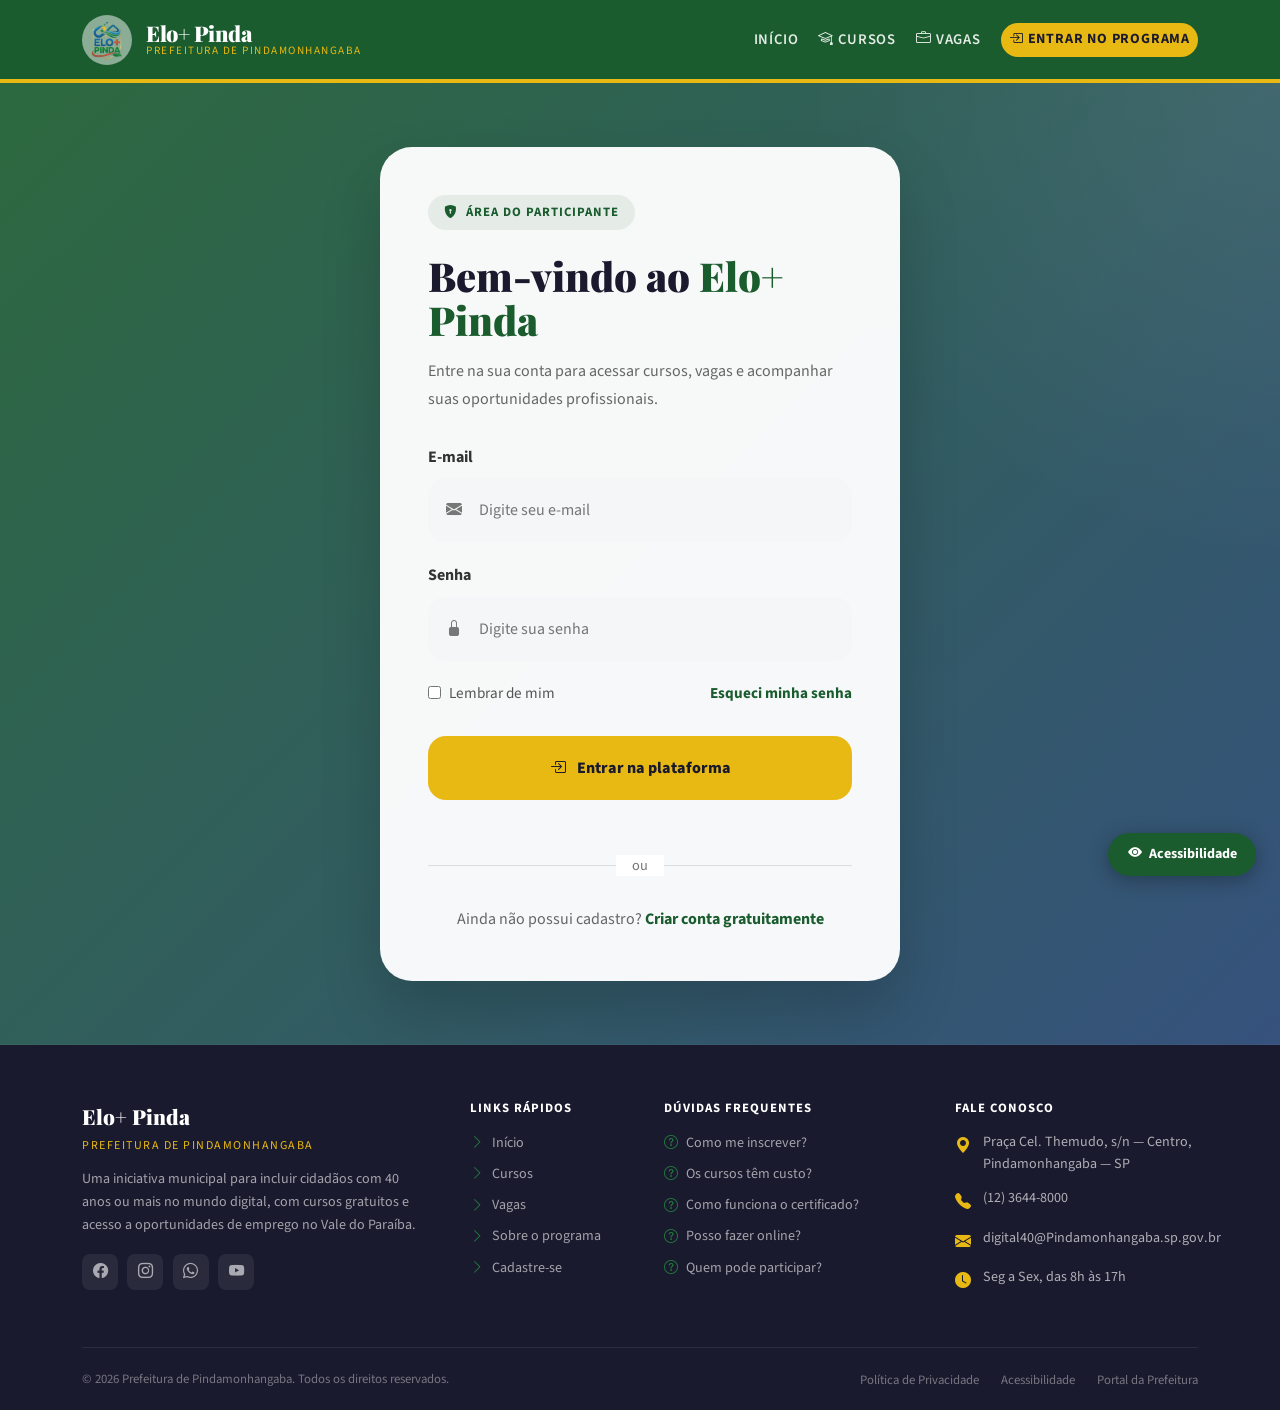
<file: logar.html>
<!DOCTYPE html>
<html lang="pt-BR">

<head>
    <meta charset="UTF-8" />
    <meta name="viewport" content="width=device-width, initial-scale=1.0" />
    <title>Elo+ Pinda | Inclusão Digital em Pindamonhangaba</title>
    <link rel="icon" href="images/logo.png" type="image/png" />

    <!-- Bootstrap 5 CDN -->
    <link href="https://cdn.jsdelivr.net/npm/bootstrap@5.3.3/dist/css/bootstrap.min.css" rel="stylesheet" />
    <!-- Bootstrap Icons -->
    <link href="https://cdn.jsdelivr.net/npm/bootstrap-icons@1.11.3/font/bootstrap-icons.min.css" rel="stylesheet" />
    <!-- Google Fonts -->
    <link
        href="https://fonts.googleapis.com/css2?family=Playfair+Display:wght@700;900&family=Source+Sans+3:wght@400;500;600&display=swap"
        rel="stylesheet" />

    <!-- Custom CSS -->
    <link rel="stylesheet" href="styles/index.css" />
    <link rel="stylesheet" href="styles/logar.css" />
</head>

<body>

    <!-- ══════════════════════════
     NAVBAR
══════════════════════════ -->
    <nav class="navbar navbar-expand-lg navbar-custom sticky-top">
        <div class="container">
            <a class="navbar-brand" href="index.html#inicio">
                <div class="navbar-brand-wrapper">
                    <img class="brand-logo" src="images/logo.png" alt="Logo Elo+ Pinda" />
                    <div class="brand-text">
                        <span class="brand-title">Elo+ Pinda</span>
                        <span class="brand-subtitle">Prefeitura de Pindamonhangaba</span>
                    </div>
                </div>
            </a>

            <button class="navbar-toggler" type="button" data-bs-toggle="collapse" data-bs-target="#navbarMain"
                aria-label="Abrir menu">
                <span class="navbar-toggler-icon"></span>
            </button>

            <div class="collapse navbar-collapse" id="navbarMain">
                <ul class="navbar-nav ms-auto align-items-center gap-1">
                    <li class="nav-item">
                        <a class="nav-link" href="index.html">Início</a>
                    </li>
                    <li class="nav-item">
                        <a class="nav-link" href="cursos.html">
                            <i class="bi bi-mortarboard me-1"></i>Cursos
                        </a>
                    </li>
                    <li class="nav-item">
                        <a class="nav-link" href="vagas.html">
                            <i class="bi bi-briefcase me-1"></i>Vagas
                        </a>
                    </li>
                    <li class="nav-item ms-2">
                        <a class="nav-link btn-nav-cta" href="logar.html">
                            <i class="bi bi-box-arrow-in-right me-1"></i>Entrar no programa
                        </a>
                    </li>
                </ul>
            </div>
        </div>
    </nav>

    <main>



        <section class="login-section">

            <div class="login-card">

                <div class="login-badge">
                    <i class="bi bi-shield-lock-fill"></i>
                    Área do participante
                </div>

                <h1 class="login-title">
                    Bem-vindo ao
                    <span>Elo+ Pinda</span>
                </h1>

                <p class="login-desc">
                    Entre na sua conta para acessar cursos, vagas e acompanhar suas oportunidades profissionais.
                </p>

                <form>

                    <!-- EMAIL -->

                    <div class="login-group">

                        <label class="login-label">
                            E-mail
                        </label>

                        <div class="login-input-wrapper">

                            <i class="bi bi-envelope-fill login-input-icon"></i>

                            <input type="email" class="login-input" placeholder="Digite seu e-mail">

                        </div>

                    </div>

                    <!-- SENHA -->

                    <div class="login-group">

                        <label class="login-label">
                            Senha
                        </label>

                        <div class="login-input-wrapper">

                            <i class="bi bi-lock-fill login-input-icon"></i>

                            <input type="password" class="login-input" placeholder="Digite sua senha">

                        </div>

                    </div>

                    <!-- OPTIONS -->

                    <div class="login-options">

                        <label class="remember-check">

                            <input type="checkbox">

                            Lembrar de mim

                        </label>

                        <a href="#" class="forgot-link">
                            Esqueci minha senha
                        </a>

                    </div>

                    <!-- BTN -->

                    <button class="login-btn">

                        <i class="bi bi-box-arrow-in-right me-2"></i>
                        Entrar na plataforma

                    </button>

                </form>

                <div class="login-divider">
                    <span>ou</span>
                </div>

                <div class="login-register">

                    Ainda não possui cadastro?

                    <a href="#">
                        Criar conta gratuitamente
                    </a>

                </div>

            </div>

        </section>

    </main>

    <!-- ══════════════════════════
     FOOTER
══════════════════════════ -->
    <footer id="contato">
        <div class="container">
            <div class="row g-5">

                <!-- Coluna 1: Marca -->
                <div class="col-lg-4">
                    <div class="footer-brand">Elo+ Pinda</div>
                    <div class="footer-brand-sub">Prefeitura de Pindamonhangaba</div>
                    <p class="footer-desc">
                        Uma iniciativa municipal para incluir cidadãos com 40 anos ou mais
                        no mundo digital, com cursos gratuitos e acesso a oportunidades de
                        emprego no Vale do Paraíba.
                    </p>
                    <div class="mt-3">
                        <a href="#" class="social-icon"><i class="bi bi-facebook"></i></a>
                        <a href="#" class="social-icon"><i class="bi bi-instagram"></i></a>
                        <a href="#" class="social-icon"><i class="bi bi-whatsapp"></i></a>
                        <a href="#" class="social-icon"><i class="bi bi-youtube"></i></a>
                    </div>
                </div>

                <!-- Coluna 2: Links -->
                <div class="col-sm-6 col-lg-2">
                    <h6>Links Rápidos</h6>
                    <a href="index.html#inicio" class="footer-link"><i class="bi bi-chevron-right"></i> Início</a>
                    <a href="cursos.html" class="footer-link"><i class="bi bi-chevron-right"></i> Cursos</a>
                    <a href="vagas.html" class="footer-link"><i class="bi bi-chevron-right"></i> Vagas</a>
                    <a href="index.html#sobre" class="footer-link"><i class="bi bi-chevron-right"></i> Sobre o
                        programa</a>
                    <a href="cadastro.html" class="footer-link"><i class="bi bi-chevron-right"></i> Cadastre-se</a>
                </div>

                <!-- Coluna 3: Dúvidas -->
                <div class="col-sm-6 col-lg-3">
                    <h6>Dúvidas Frequentes</h6>
                    <a href="#" class="footer-link"><i class="bi bi-question-circle"></i> Como me inscrever?</a>
                    <a href="#" class="footer-link"><i class="bi bi-question-circle"></i> Os cursos têm custo?</a>
                    <a href="#" class="footer-link"><i class="bi bi-question-circle"></i> Como funciona o
                        certificado?</a>
                    <a href="#" class="footer-link"><i class="bi bi-question-circle"></i> Posso fazer online?</a>
                    <a href="#" class="footer-link"><i class="bi bi-question-circle"></i> Quem pode participar?</a>
                </div>

                <!-- Coluna 4: Contato -->
                <div class="col-lg-3">
                    <h6>Fale Conosco</h6>
                    <div class="footer-contact-item">
                        <i class="bi bi-geo-alt-fill"></i>
                        <span>Praça Cel. Themudo, s/n — Centro, Pindamonhangaba — SP</span>
                    </div>
                    <div class="footer-contact-item">
                        <i class="bi bi-telephone-fill"></i>
                        <span>(12) 3644-8000</span>
                    </div>
                    <div class="footer-contact-item">
                        <i class="bi bi-envelope-fill"></i>
                        <span>digital40@Pindamonhangaba.sp.gov.br</span>
                    </div>
                    <div class="footer-contact-item">
                        <i class="bi bi-clock-fill"></i>
                        <span>Seg a Sex, das 8h às 17h</span>
                    </div>
                </div>

            </div>

            <!-- Bottom bar -->
            <div class="footer-bottom">
                <div class="d-flex flex-wrap justify-content-between align-items-center gap-2">
                    <p class="footer-bottom-text">
                        © 2026 Prefeitura de Pindamonhangaba. Todos os direitos reservados.
                    </p>
                    <div class="footer-bottom-links">
                        <a href="#">Política de Privacidade</a>
                        <a href="#">Acessibilidade</a>
                        <a href="https://www.Pindamonhangaba.sp.gov.br" target="_blank">Portal da Prefeitura</a>
                    </div>
                </div>
            </div>
        </div>
    </footer>


    <!-- Bootstrap JS -->
    <script src="https://cdn.jsdelivr.net/npm/bootstrap@5.3.3/dist/js/bootstrap.bundle.min.js"></script>

    <!-- Scroll suave -->
    <script src="js/scroll.js"></script>
    <script src="js/acessibilidade.js"></script>

    <!-- Modal de Acessibilidade -->
    <div class="modal fade" id="modalAcessibilidade" tabindex="-1" aria-labelledby="modalAcessibilidadeLabel" aria-hidden="true">
      <div class="modal-dialog modal-dialog-centered modal-lg">
        <div class="modal-content">
          <div class="modal-header">
            <h5 class="modal-title" id="modalAcessibilidadeLabel">Acessibilidade</h5>
            <button type="button" class="btn-close" data-bs-dismiss="modal" aria-label="Fechar"></button>
          </div>
          <div class="modal-body">
            <div id="barra-acessibilidade" role="region" aria-label="Ferramentas de acessibilidade para deficientes visuais">
              <div class="container">
                <div class="d-flex align-items-center flex-wrap gap-2 py-1">
                  <span class="acesso-label d-none d-sm-inline">
                    <i class="bi bi-eye-fill me-1"></i>Acessibilidade:
                  </span>
                  <div class="d-flex align-items-center gap-1" role="group" aria-label="Tamanho da fonte">
                    <span class="acesso-label">Fonte:</span>
                    <button class="acesso-btn" id="btn-fonte-menor" onclick="alterarFonte('menor')" aria-label="Diminuir fonte" aria-pressed="false">A−</button>
                    <button class="acesso-btn ativo" id="btn-fonte-normal" onclick="alterarFonte('normal')" aria-label="Fonte padrão" aria-pressed="true">A</button>
                    <button class="acesso-btn" id="btn-fonte-maior" onclick="alterarFonte('maior')" aria-label="Aumentar fonte" aria-pressed="false">A+</button>
                    <button class="acesso-btn" id="btn-fonte-maxima" onclick="alterarFonte('maxima')" aria-label="Fonte máxima" aria-pressed="false">A++</button>
                  </div>
                  <span class="acesso-divider d-none d-md-inline-block"></span>
                  <div class="d-flex align-items-center gap-1" role="group" aria-label="Opções de visão">
                    <span class="acesso-label d-none d-md-inline">Visão:</span>
                    <button class="acesso-btn" id="btn-contraste" onclick="toggleContraste()" aria-label="Alto contraste" aria-pressed="false">
                      <i class="bi bi-circle-half"></i>
                      <span class="d-none d-sm-inline">Contraste</span>
                    </button>
                    <button class="acesso-btn" id="btn-espaco" onclick="toggleEspaco()" aria-label="Espaçamento de texto" aria-pressed="false">
                      <i class="bi bi-text-paragraph"></i>
                      <span class="d-none d-sm-inline">Espaçamento</span>
                    </button>
                    <button class="acesso-btn" id="btn-foco" onclick="toggleFoco()" aria-label="Destaque de foco para teclado" aria-pressed="false">
                      <i class="bi bi-keyboard"></i>
                      <span class="d-none d-md-inline">Foco</span>
                    </button>
                  </div>
                  <span class="acesso-divider d-none d-md-inline-block"></span>
                  <button class="acesso-btn" id="btn-tts" onclick="togglePainelTTS()" aria-label="Leitura em voz alta" aria-expanded="false" aria-controls="painel-tts">
                    <i class="bi bi-volume-up-fill"></i>
                    <span class="d-none d-sm-inline">Voz</span>
                  </button>
                  <button class="acesso-btn ms-auto" onclick="resetarTudo()" aria-label="Redefinir acessibilidade" title="Redefinir tudo">
                    <i class="bi bi-arrow-counterclockwise"></i>
                    <span class="d-none d-md-inline">Redefinir</span>
                  </button>
                </div>
              </div>
            </div>
          </div>
        </div>
      </div>
    </div>

    <!-- Painel TTS -->
    <div id="painel-tts" role="dialog" aria-modal="true" aria-label="Leitura em voz alta">
      <h6><i class="bi bi-volume-up-fill me-1"></i> Leitura em Voz Alta</h6>
      <p>Ouça o conteúdo da página lido em voz alta.</p>
      <div class="tts-controles">
        <button onclick="ttsLerPagina()" aria-label="Ler toda a página">
          <i class="bi bi-play-fill"></i> Ler página inteira
        </button>
        <button onclick="ttsLerSecao()" aria-label="Ler seção atual">
          <i class="bi bi-skip-forward-fill"></i> Ler seção atual
        </button>
        <button onclick="ttsPausar()" id="btn-pausar" aria-label="Pausar ou retomar leitura">
          <i class="bi bi-pause-fill"></i> Pausar
        </button>
        <button onclick="ttsParar()" aria-label="Parar leitura">
          <i class="bi bi-stop-fill"></i> Parar
        </button>
        <div style="border-top:1px solid #ddd; padding-top:.6rem; margin-top:.2rem;">
          <label for="tts-velocidade" style="font-size:.78rem; color:#555; display:block; margin-bottom:.3rem;">
            Velocidade da voz:
          </label>
          <input type="range" id="tts-velocidade" min="0.5" max="2" step="0.1" value="1" style="width:100%;" aria-label="Velocidade da voz" oninput="ttsAjustarVelocidade(this.value)">
          <div style="display:flex; justify-content:space-between; font-size:.72rem; color:#888;">
            <span>Lento</span><span id="tts-vel-label">1.0×</span><span>Rápido</span>
          </div>
        </div>
        <button onclick="togglePainelTTS()" style="background:#f0f0f0 !important; border-color:#ccc !important; color:#333 !important;" aria-label="Fechar painel">
          <i class="bi bi-x-circle"></i> Fechar
        </button>
      </div>
    </div>

    <!-- Botão flutuante -->
    <button id="btn-flutuante-acesso" type="button" data-bs-toggle="modal" data-bs-target="#modalAcessibilidade" aria-label="Abrir as ferramentas de acessibilidade" title="Acessibilidade">
      <i class="bi bi-eye-fill" aria-hidden="true"></i>
      <span class="d-none d-sm-inline">Acessibilidade</span>
    </button>

    <!-- Anunciador para leitores de tela -->
    <div id="aria-anunciador" role="status" aria-live="polite" aria-atomic="true" style="position:absolute; left:-9999px; width:1px; height:1px; overflow:hidden;"></div>

</body>

</html>

</html>
</file>
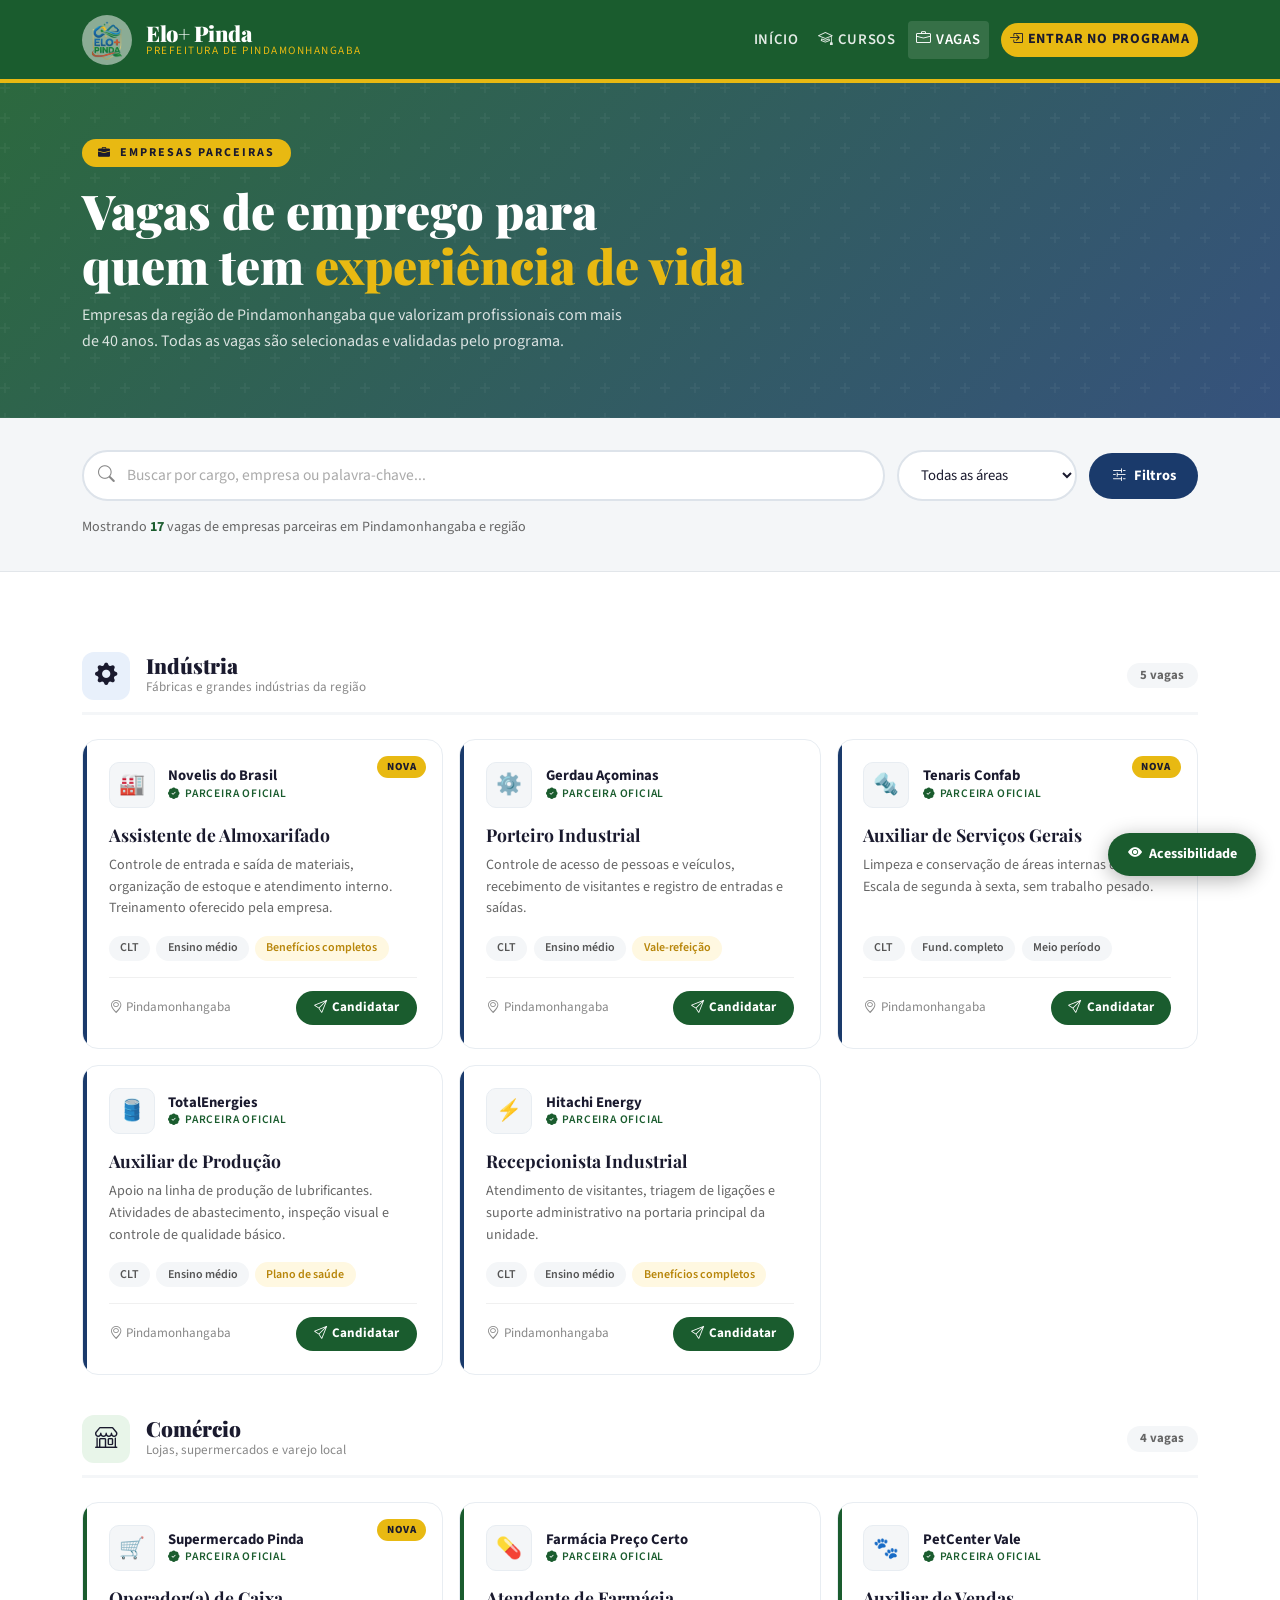
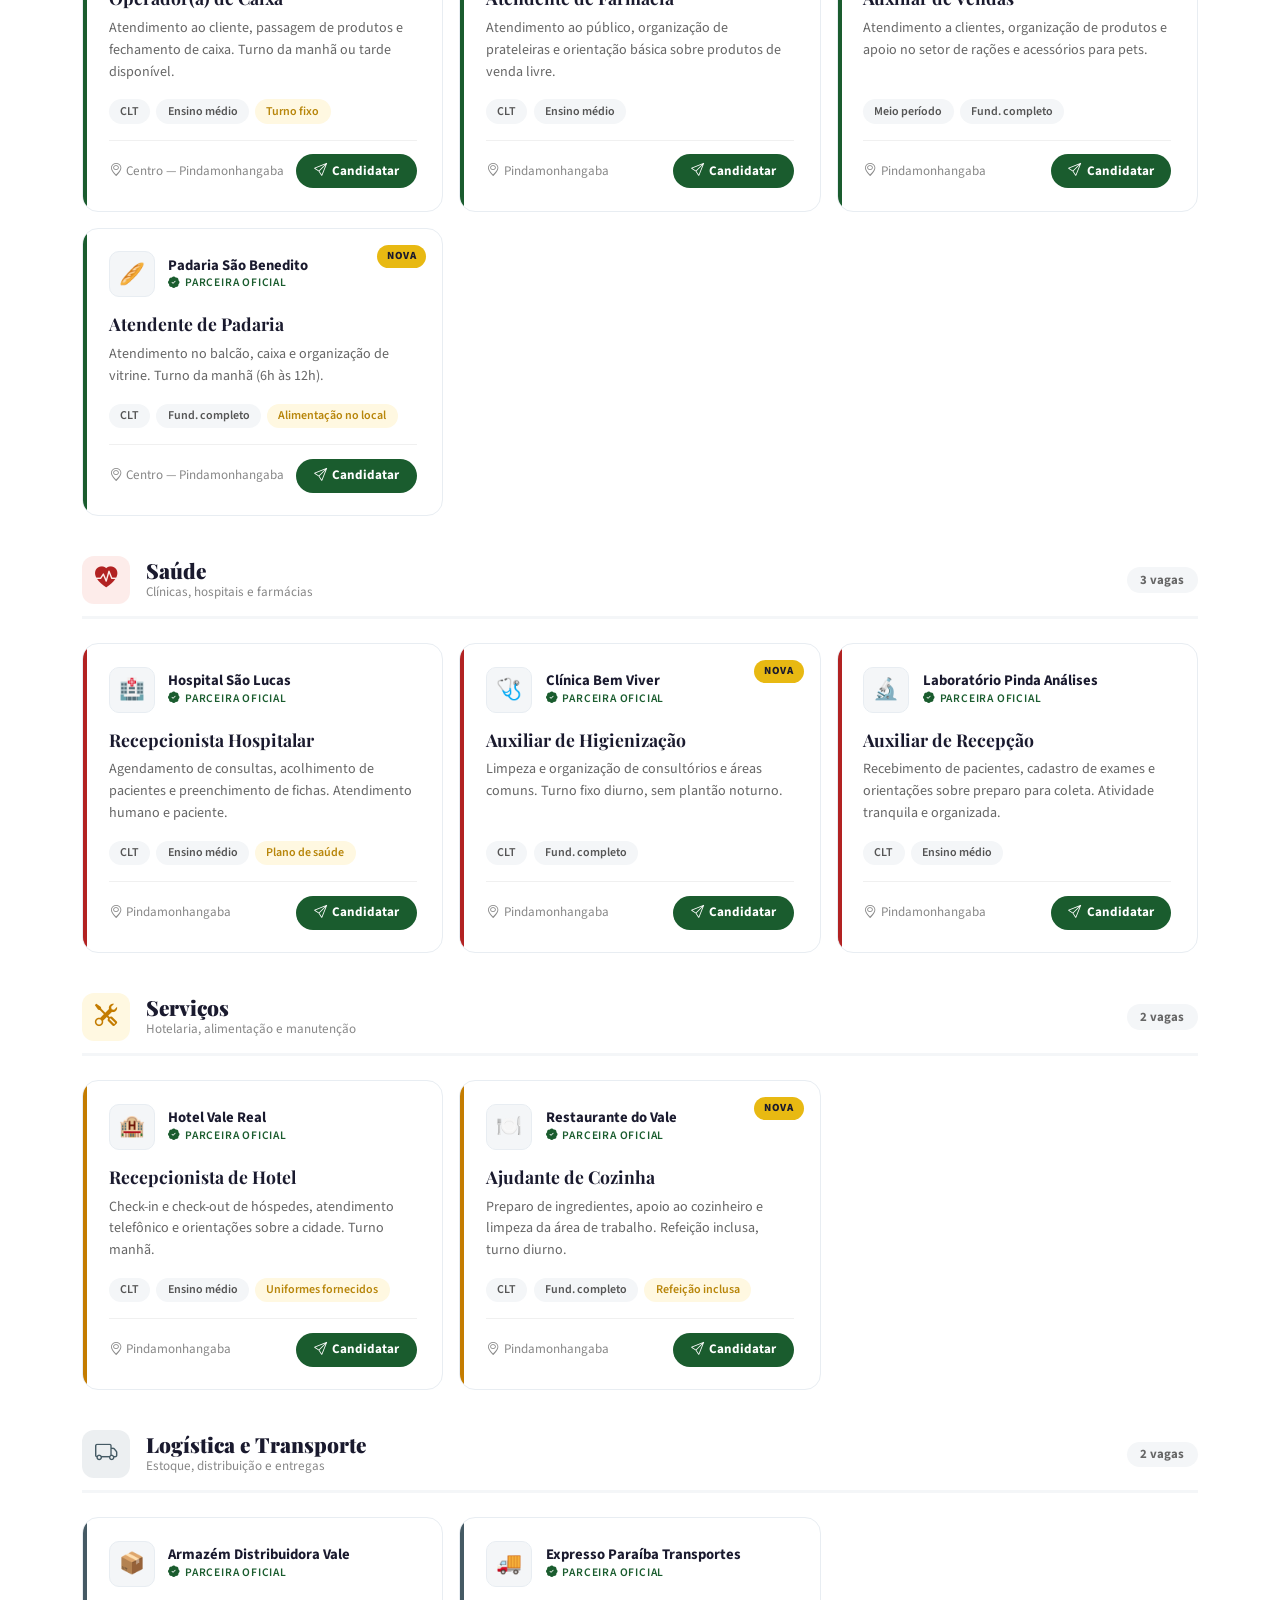
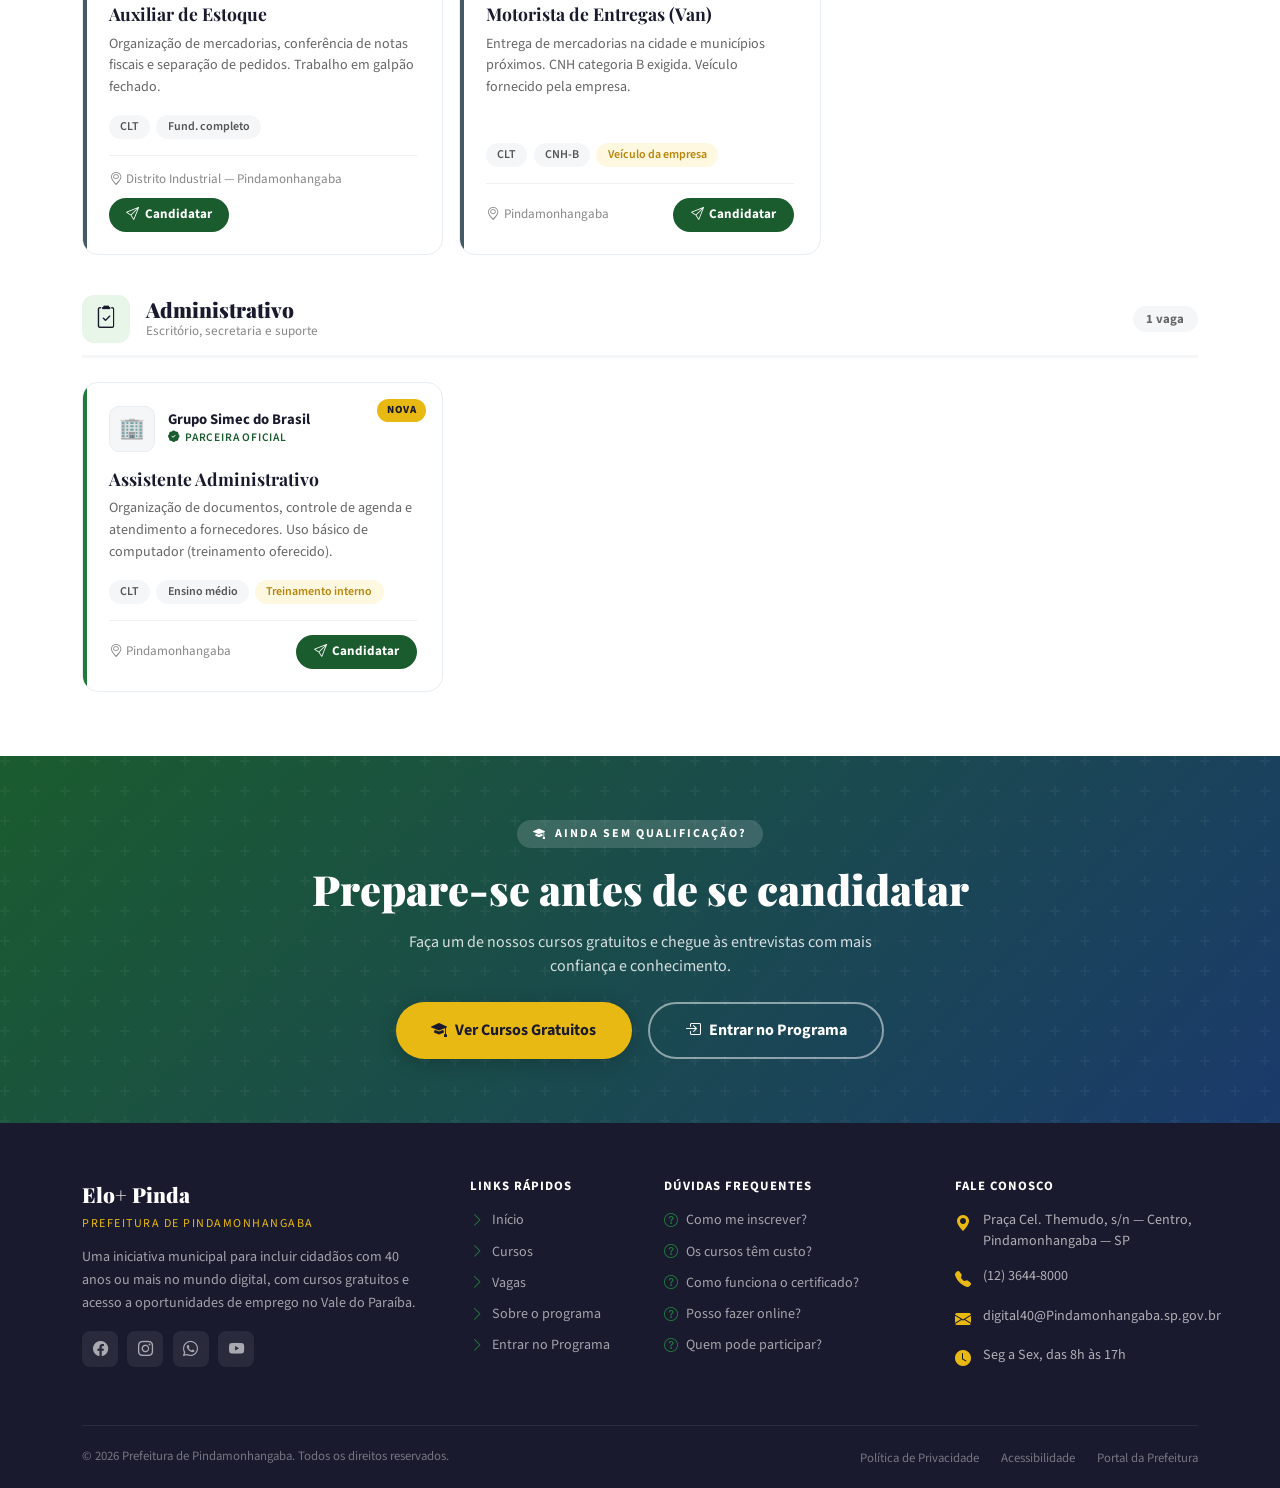
<file: vagas.html>
<!DOCTYPE html>
<html lang="pt-BR">

<head>
    <meta charset="UTF-8" />
    <meta name="viewport" content="width=device-width, initial-scale=1.0" />
    <title>Vagas de Emprego | Elo+ Pinda</title>
    <link rel="icon" href="images/logo.png" type="image/png" />

    <!-- Bootstrap 5 CDN -->
    <link href="https://cdn.jsdelivr.net/npm/bootstrap@5.3.3/dist/css/bootstrap.min.css" rel="stylesheet" />
    <!-- Bootstrap Icons -->
    <link href="https://cdn.jsdelivr.net/npm/bootstrap-icons@1.11.3/font/bootstrap-icons.min.css" rel="stylesheet" />
    <!-- Google Fonts -->
    <link
        href="https://fonts.googleapis.com/css2?family=Playfair+Display:wght@700;900&family=Source+Sans+3:wght@400;500;600&display=swap"
        rel="stylesheet" />

    <link rel="stylesheet" href="styles/index.css">
    <link rel="stylesheet" href="styles/vagas.css" />
</head>

<body>

    <!-- ══════════════════════════
     NAVBAR
══════════════════════════ -->
    <nav class="navbar navbar-expand-lg navbar-custom sticky-top">
        <div class="container">
            <a class="navbar-brand" href="index.html">
                <div class="navbar-brand-wrapper">
                    <img class="brand-logo" src="images/logo.png" alt="Logo Elo+ Pinda" />
                    <div class="brand-text">
                        <span class="brand-title">Elo+ Pinda</span>
                        <span class="brand-subtitle">Prefeitura de Pindamonhangaba</span>
                    </div>
                </div>
            </a>

            <button class="navbar-toggler" type="button" data-bs-toggle="collapse" data-bs-target="#navbarMain"
                aria-label="Abrir menu">
                <span class="navbar-toggler-icon"></span>
            </button>

            <div class="collapse navbar-collapse" id="navbarMain">
                <ul class="navbar-nav ms-auto align-items-center gap-1">
                    <li class="nav-item">
                        <a class="nav-link" href="index.html">Início</a>
                    </li>
                    <li class="nav-item">
                        <a class="nav-link" href="cursos.html">
                            <i class="bi bi-mortarboard me-1"></i>Cursos
                        </a>
                    </li>
                    <li class="nav-item">
                        <a class="nav-link active" href="vagas.html">
                            <i class="bi bi-briefcase me-1"></i>Vagas
                        </a>
                    </li>
                    <li class="nav-item ms-2">
                        <a class="nav-link btn-nav-cta" href="logar.html">
                            <i class="bi bi-box-arrow-in-right me-1"></i>Entrar no Programa
                        </a>
                    </li>
                </ul>
            </div>
        </div>
    </nav>


    <!-- ══════════════════════════
     PAGE HERO
══════════════════════════ -->
    <section class="page-hero">
        <div class="container page-hero-content">
            <span class="page-badge"><i class="bi bi-briefcase-fill me-1"></i> Empresas Parceiras</span>
            <h1 class="page-title">
                Vagas de emprego para<br>quem tem <span>experiência de vida</span>
            </h1>
            <p class="page-desc">
                Empresas da região de Pindamonhangaba que valorizam profissionais com mais de 40 anos.
                Todas as vagas são selecionadas e validadas pelo programa.
            </p>
        </div>
    </section>


    <!-- ══════════════════════════
     BARRA DE BUSCA + FILTROS
══════════════════════════ -->
    <div class="search-section">
        <div class="container">
            <div class="search-wrapper">
                <!-- Campo de busca -->
                <div class="search-input-group">
                    <i class="bi bi-search"></i>
                    <input type="text" id="searchInput" placeholder="Buscar por cargo, empresa ou palavra-chave..."
                        autocomplete="off" />
                </div>

                <!-- Filtro por área -->
                <select class="filter-select" id="areaSelect">
                    <option value="">Todas as áreas</option>
                    <option value="industria">Indústria</option>
                    <option value="comercio">Comércio</option>
                    <option value="saude">Saúde</option>
                    <option value="servicos">Serviços</option>
                    <option value="logistica">Logística</option>
                    <option value="admin">Administrativo</option>
                </select>

                <!-- Botão de filtros extras -->
                <button class="btn-filter-toggle" id="filterToggle" onclick="toggleFilter()">
                    <i class="bi bi-sliders2"></i>
                    Filtros
                    <span class="badge-count" id="filterBadge" style="display:none">0</span>
                </button>
            </div>

            <!-- Painel de filtros extras -->
            <div class="filter-panel" id="filterPanel">
                <div class="row g-3">
                    <div class="col-md-4">
                        <div class="filter-label">Tipo de contrato</div>
                        <div class="filter-chip-group" id="tipoFilter">
                            <span class="filter-chip" data-filter="tipo" data-value="clt"
                                onclick="toggleChip(this)">CLT</span>
                            <span class="filter-chip" data-filter="tipo" data-value="parcial"
                                onclick="toggleChip(this)">Meio período</span>
                            <span class="filter-chip" data-filter="tipo" data-value="pcd"
                                onclick="toggleChip(this)">PcD</span>
                        </div>
                    </div>
                    <div class="col-md-4">
                        <div class="filter-label">Escolaridade</div>
                        <div class="filter-chip-group" id="escFilter">
                            <span class="filter-chip" data-filter="esc" data-value="fundamental"
                                onclick="toggleChip(this)">Fund. completo</span>
                            <span class="filter-chip" data-filter="esc" data-value="medio"
                                onclick="toggleChip(this)">Médio completo</span>
                            <span class="filter-chip" data-filter="esc" data-value="superior"
                                onclick="toggleChip(this)">Superior</span>
                        </div>
                    </div>
                    <div class="col-md-4">
                        <div class="filter-label">Novidades</div>
                        <div class="filter-chip-group">
                            <span class="filter-chip" data-filter="novo" data-value="novo"
                                onclick="toggleChip(this)">Somente novas vagas</span>
                        </div>
                    </div>
                </div>
            </div>

            <!-- Contador de resultados -->
            <div class="results-info" id="resultsInfo">
                Mostrando <strong id="resultsCount">17</strong> vagas de empresas parceiras em Pindamonhangaba e região
            </div>
        </div>
    </div>


    <!-- ══════════════════════════
     VAGAS
══════════════════════════ -->
    <main class="vagas-section" id="vagas">
        <div class="container">

            <!-- Mensagem de nenhum resultado -->
            <div class="no-results" id="noResults">
                <i class="bi bi-search"></i>
                <h5>Nenhuma vaga encontrada</h5>
                <p class="text-muted">Tente outros termos ou remova os filtros aplicados.</p>
            </div>


            <!-- ══ CATEGORIA: INDÚSTRIA ══ -->
            <div class="categoria-bloco" data-categoria="industria">
                <div class="categoria-header">
                    <div class="categoria-icon" style="background:#e8f0fb; color: var(--Pinda-azul);">
                        <i class="bi bi-gear-fill"></i>
                    </div>
                    <div>
                        <h2 class="categoria-titulo">Indústria</h2>
                        <p class="categoria-subtitulo">Fábricas e grandes indústrias da região</p>
                    </div>
                    <span class="categoria-count">5 vagas</span>
                </div>

                <div class="row g-3">

                    <!-- Vaga 1 -->
                    <div class="col-md-6 col-lg-4 vaga-item" data-texto="Novelis Assistente Almoxarifado industria"
                        data-categoria="industria" data-tipo="clt" data-esc="medio" data-novo="true">
                        <div class="vaga-card cat-industria">
                            <span class="badge-novo">Nova</span>
                            <div class="vaga-empresa-row">
                                <div class="empresa-logo">🏭</div>
                                <div>
                                    <div class="empresa-nome">Novelis do Brasil</div>
                                    <div class="empresa-parceira"><i class="bi bi-patch-check-fill me-1"></i>Parceira
                                        oficial</div>
                                </div>
                            </div>
                            <div class="vaga-titulo">Assistente de Almoxarifado</div>
                            <div class="vaga-desc">
                                Controle de entrada e saída de materiais, organização de estoque e atendimento interno.
                                Treinamento oferecido pela empresa.
                            </div>
                            <div class="vaga-tags">
                                <span class="vaga-tag">CLT</span>
                                <span class="vaga-tag">Ensino médio</span>
                                <span class="vaga-tag destaque">Benefícios completos</span>
                            </div>
                            <div class="vaga-footer">
                                <span class="vaga-local"><i class="bi bi-geo-alt"></i> Pindamonhangaba</span>
                                <a href="#"
                                    class="btn-candidatar"><i class="bi bi-send"></i> Candidatar</a>
                            </div>
                        </div>
                    </div>

                    <!-- Vaga 2 -->
                    <div class="col-md-6 col-lg-4 vaga-item" data-texto="Gerdau Porteiro Vigilância Industria"
                        data-categoria="industria" data-tipo="clt" data-esc="medio" data-novo="false">
                        <div class="vaga-card cat-industria">
                            <div class="vaga-empresa-row">
                                <div class="empresa-logo">⚙️</div>
                                <div>
                                    <div class="empresa-nome">Gerdau Açominas</div>
                                    <div class="empresa-parceira"><i class="bi bi-patch-check-fill me-1"></i>Parceira
                                        oficial</div>
                                </div>
                            </div>
                            <div class="vaga-titulo">Porteiro Industrial</div>
                            <div class="vaga-desc">
                                Controle de acesso de pessoas e veículos, recebimento de visitantes e registro de
                                entradas e saídas.
                            </div>
                            <div class="vaga-tags">
                                <span class="vaga-tag">CLT</span>
                                <span class="vaga-tag">Ensino médio</span>
                                <span class="vaga-tag destaque">Vale-refeição</span>
                            </div>
                            <div class="vaga-footer">
                                <span class="vaga-local"><i class="bi bi-geo-alt"></i> Pindamonhangaba</span>
                                <a href="#"
                                    class="btn-candidatar"><i class="bi bi-send"></i> Candidatar</a>
                            </div>
                        </div>
                    </div>

                    <!-- Vaga 3 -->
                    <div class="col-md-6 col-lg-4 vaga-item"
                        data-texto="Tenaris Confab auxiliar serviços gerais limpeza industria"
                        data-categoria="industria" data-tipo="clt" data-esc="fundamental" data-novo="true">
                        <div class="vaga-card cat-industria">
                            <span class="badge-novo">Nova</span>
                            <div class="vaga-empresa-row">
                                <div class="empresa-logo">🔩</div>
                                <div>
                                    <div class="empresa-nome">Tenaris Confab</div>
                                    <div class="empresa-parceira"><i class="bi bi-patch-check-fill me-1"></i>Parceira
                                        oficial</div>
                                </div>
                            </div>
                            <div class="vaga-titulo">Auxiliar de Serviços Gerais</div>
                            <div class="vaga-desc">
                                Limpeza e conservação de áreas internas da fábrica. Escala de segunda à sexta, sem
                                trabalho pesado.
                            </div>
                            <div class="vaga-tags">
                                <span class="vaga-tag">CLT</span>
                                <span class="vaga-tag">Fund. completo</span>
                                <span class="vaga-tag">Meio período</span>
                            </div>
                            <div class="vaga-footer">
                                <span class="vaga-local"><i class="bi bi-geo-alt"></i> Pindamonhangaba</span>
                                <a href="#"
                                    class="btn-candidatar"><i class="bi bi-send"></i> Candidatar</a>
                            </div>
                        </div>
                    </div>

                    <!-- Vaga 4 -->
                    <div class="col-md-6 col-lg-4 vaga-item"
                        data-texto="TotalEnergies Lubrificantes auxiliar producao industria" data-categoria="industria"
                        data-tipo="clt" data-esc="medio" data-novo="false">
                        <div class="vaga-card cat-industria">
                            <div class="vaga-empresa-row">
                                <div class="empresa-logo">🛢️</div>
                                <div>
                                    <div class="empresa-nome">TotalEnergies</div>
                                    <div class="empresa-parceira"><i class="bi bi-patch-check-fill me-1"></i>Parceira
                                        oficial</div>
                                </div>
                            </div>
                            <div class="vaga-titulo">Auxiliar de Produção</div>
                            <div class="vaga-desc">
                                Apoio na linha de produção de lubrificantes. Atividades de abastecimento, inspeção
                                visual e controle de qualidade básico.
                            </div>
                            <div class="vaga-tags">
                                <span class="vaga-tag">CLT</span>
                                <span class="vaga-tag">Ensino médio</span>
                                <span class="vaga-tag destaque">Plano de saúde</span>
                            </div>
                            <div class="vaga-footer">
                                <span class="vaga-local"><i class="bi bi-geo-alt"></i> Pindamonhangaba</span>
                                <a href="#"
                                    class="btn-candidatar"><i class="bi bi-send"></i> Candidatar</a>
                            </div>
                        </div>
                    </div>

                    <!-- Vaga 5 -->
                    <div class="col-md-6 col-lg-4 vaga-item" data-texto="Hitachi Energy recepcionista industria"
                        data-categoria="industria" data-tipo="clt" data-esc="medio" data-novo="false">
                        <div class="vaga-card cat-industria">
                            <div class="vaga-empresa-row">
                                <div class="empresa-logo">⚡</div>
                                <div>
                                    <div class="empresa-nome">Hitachi Energy</div>
                                    <div class="empresa-parceira"><i class="bi bi-patch-check-fill me-1"></i>Parceira
                                        oficial</div>
                                </div>
                            </div>
                            <div class="vaga-titulo">Recepcionista Industrial</div>
                            <div class="vaga-desc">
                                Atendimento de visitantes, triagem de ligações e suporte administrativo na portaria
                                principal da unidade.
                            </div>
                            <div class="vaga-tags">
                                <span class="vaga-tag">CLT</span>
                                <span class="vaga-tag">Ensino médio</span>
                                <span class="vaga-tag destaque">Benefícios completos</span>
                            </div>
                            <div class="vaga-footer">
                                <span class="vaga-local"><i class="bi bi-geo-alt"></i> Pindamonhangaba</span>
                                <a href="#"
                                    class="btn-candidatar"><i class="bi bi-send"></i> Candidatar</a>
                            </div>
                        </div>
                    </div>

                </div>
            </div><!-- /industria -->


            <!-- ══ CATEGORIA: COMÉRCIO ══ -->
            <div class="categoria-bloco" data-categoria="comercio">
                <div class="categoria-header">
                    <div class="categoria-icon" style="background:#e8f5e9; color: var(--Pinda-verde);">
                        <i class="bi bi-shop"></i>
                    </div>
                    <div>
                        <h2 class="categoria-titulo">Comércio</h2>
                        <p class="categoria-subtitulo">Lojas, supermercados e varejo local</p>
                    </div>
                    <span class="categoria-count">4 vagas</span>
                </div>

                <div class="row g-3">

                    <!-- Vaga 6 -->
                    <div class="col-md-6 col-lg-4 vaga-item" data-texto="Supermercado Roldão Atendente Caixa comercio"
                        data-categoria="comercio" data-tipo="clt" data-esc="medio" data-novo="true">
                        <div class="vaga-card cat-comercio">
                            <span class="badge-novo">Nova</span>
                            <div class="vaga-empresa-row">
                                <div class="empresa-logo">🛒</div>
                                <div>
                                    <div class="empresa-nome">Supermercado Pinda</div>
                                    <div class="empresa-parceira"><i class="bi bi-patch-check-fill me-1"></i>Parceira
                                        oficial</div>
                                </div>
                            </div>
                            <div class="vaga-titulo">Operador(a) de Caixa</div>
                            <div class="vaga-desc">
                                Atendimento ao cliente, passagem de produtos e fechamento de caixa. Turno da manhã ou
                                tarde disponível.
                            </div>
                            <div class="vaga-tags">
                                <span class="vaga-tag">CLT</span>
                                <span class="vaga-tag">Ensino médio</span>
                                <span class="vaga-tag destaque">Turno fixo</span>
                            </div>
                            <div class="vaga-footer">
                                <span class="vaga-local"><i class="bi bi-geo-alt"></i> Centro — Pindamonhangaba</span>
                                <a href="#"
                                    class="btn-candidatar"><i class="bi bi-send"></i> Candidatar</a>
                            </div>
                        </div>
                    </div>

                    <!-- Vaga 7 -->
                    <div class="col-md-6 col-lg-4 vaga-item"
                        data-texto="Farmácia Drogaria Atendente balconista comercio" data-categoria="comercio"
                        data-tipo="clt" data-esc="medio" data-novo="false">
                        <div class="vaga-card cat-comercio">
                            <div class="vaga-empresa-row">
                                <div class="empresa-logo">💊</div>
                                <div>
                                    <div class="empresa-nome">Farmácia Preço Certo</div>
                                    <div class="empresa-parceira"><i class="bi bi-patch-check-fill me-1"></i>Parceira
                                        oficial</div>
                                </div>
                            </div>
                            <div class="vaga-titulo">Atendente de Farmácia</div>
                            <div class="vaga-desc">
                                Atendimento ao público, organização de prateleiras e orientação básica sobre produtos de
                                venda livre.
                            </div>
                            <div class="vaga-tags">
                                <span class="vaga-tag">CLT</span>
                                <span class="vaga-tag">Ensino médio</span>
                            </div>
                            <div class="vaga-footer">
                                <span class="vaga-local"><i class="bi bi-geo-alt"></i> Pindamonhangaba</span>
                                <a href="#"
                                    class="btn-candidatar"><i class="bi bi-send"></i> Candidatar</a>
                            </div>
                        </div>
                    </div>

                    <!-- Vaga 8 -->
                    <div class="col-md-6 col-lg-4 vaga-item" data-texto="Pet Shop Auxiliar vendedor comercio"
                        data-categoria="comercio" data-tipo="parcial" data-esc="fundamental" data-novo="false">
                        <div class="vaga-card cat-comercio">
                            <div class="vaga-empresa-row">
                                <div class="empresa-logo">🐾</div>
                                <div>
                                    <div class="empresa-nome">PetCenter Vale</div>
                                    <div class="empresa-parceira"><i class="bi bi-patch-check-fill me-1"></i>Parceira
                                        oficial</div>
                                </div>
                            </div>
                            <div class="vaga-titulo">Auxiliar de Vendas</div>
                            <div class="vaga-desc">
                                Atendimento a clientes, organização de produtos e apoio no setor de rações e acessórios
                                para pets.
                            </div>
                            <div class="vaga-tags">
                                <span class="vaga-tag">Meio período</span>
                                <span class="vaga-tag">Fund. completo</span>
                            </div>
                            <div class="vaga-footer">
                                <span class="vaga-local"><i class="bi bi-geo-alt"></i> Pindamonhangaba</span>
                                <a href="#"
                                    class="btn-candidatar"><i class="bi bi-send"></i> Candidatar</a>
                            </div>
                        </div>
                    </div>

                    <!-- Vaga 9 -->
                    <div class="col-md-6 col-lg-4 vaga-item" data-texto="Padaria confeitaria atendente comercio"
                        data-categoria="comercio" data-tipo="clt" data-esc="fundamental" data-novo="true">
                        <div class="vaga-card cat-comercio">
                            <span class="badge-novo">Nova</span>
                            <div class="vaga-empresa-row">
                                <div class="empresa-logo">🥖</div>
                                <div>
                                    <div class="empresa-nome">Padaria São Benedito</div>
                                    <div class="empresa-parceira"><i class="bi bi-patch-check-fill me-1"></i>Parceira
                                        oficial</div>
                                </div>
                            </div>
                            <div class="vaga-titulo">Atendente de Padaria</div>
                            <div class="vaga-desc">
                                Atendimento no balcão, caixa e organização de vitrine. Turno da manhã (6h às 12h).
                            </div>
                            <div class="vaga-tags">
                                <span class="vaga-tag">CLT</span>
                                <span class="vaga-tag">Fund. completo</span>
                                <span class="vaga-tag destaque">Alimentação no local</span>
                            </div>
                            <div class="vaga-footer">
                                <span class="vaga-local"><i class="bi bi-geo-alt"></i> Centro — Pindamonhangaba</span>
                                <a href="#"
                                    class="btn-candidatar"><i class="bi bi-send"></i> Candidatar</a>
                            </div>
                        </div>
                    </div>

                </div>
            </div><!-- /comercio -->


            <!-- ══ CATEGORIA: SAÚDE ══ -->
            <div class="categoria-bloco" data-categoria="saude">
                <div class="categoria-header">
                    <div class="categoria-icon" style="background:#fdecea; color: #b22222;">
                        <i class="bi bi-heart-pulse-fill"></i>
                    </div>
                    <div>
                        <h2 class="categoria-titulo">Saúde</h2>
                        <p class="categoria-subtitulo">Clínicas, hospitais e farmácias</p>
                    </div>
                    <span class="categoria-count">3 vagas</span>
                </div>

                <div class="row g-3">

                    <!-- Vaga 10 -->
                    <div class="col-md-6 col-lg-4 vaga-item" data-texto="Hospital recepcionista saude atendimento"
                        data-categoria="saude" data-tipo="clt" data-esc="medio" data-novo="false">
                        <div class="vaga-card cat-saude">
                            <div class="vaga-empresa-row">
                                <div class="empresa-logo">🏥</div>
                                <div>
                                    <div class="empresa-nome">Hospital São Lucas</div>
                                    <div class="empresa-parceira"><i class="bi bi-patch-check-fill me-1"></i>Parceira
                                        oficial</div>
                                </div>
                            </div>
                            <div class="vaga-titulo">Recepcionista Hospitalar</div>
                            <div class="vaga-desc">
                                Agendamento de consultas, acolhimento de pacientes e preenchimento de fichas.
                                Atendimento humano e paciente.
                            </div>
                            <div class="vaga-tags">
                                <span class="vaga-tag">CLT</span>
                                <span class="vaga-tag">Ensino médio</span>
                                <span class="vaga-tag destaque">Plano de saúde</span>
                            </div>
                            <div class="vaga-footer">
                                <span class="vaga-local"><i class="bi bi-geo-alt"></i> Pindamonhangaba</span>
                                <a href="#"
                                    class="btn-candidatar"><i class="bi bi-send"></i> Candidatar</a>
                            </div>
                        </div>
                    </div>

                    <!-- Vaga 11 -->
                    <div class="col-md-6 col-lg-4 vaga-item" data-texto="Clinica auxiliar limpeza higienizacao saude"
                        data-categoria="saude" data-tipo="clt" data-esc="fundamental" data-novo="true">
                        <div class="vaga-card cat-saude">
                            <span class="badge-novo">Nova</span>
                            <div class="vaga-empresa-row">
                                <div class="empresa-logo">🩺</div>
                                <div>
                                    <div class="empresa-nome">Clínica Bem Viver</div>
                                    <div class="empresa-parceira"><i class="bi bi-patch-check-fill me-1"></i>Parceira
                                        oficial</div>
                                </div>
                            </div>
                            <div class="vaga-titulo">Auxiliar de Higienização</div>
                            <div class="vaga-desc">
                                Limpeza e organização de consultórios e áreas comuns. Turno fixo diurno, sem plantão
                                noturno.
                            </div>
                            <div class="vaga-tags">
                                <span class="vaga-tag">CLT</span>
                                <span class="vaga-tag">Fund. completo</span>
                            </div>
                            <div class="vaga-footer">
                                <span class="vaga-local"><i class="bi bi-geo-alt"></i> Pindamonhangaba</span>
                                <a href="#"
                                    class="btn-candidatar"><i class="bi bi-send"></i> Candidatar</a>
                            </div>
                        </div>
                    </div>

                    <!-- Vaga 12 -->
                    <div class="col-md-6 col-lg-4 vaga-item" data-texto="laboratorio coleta sangue saude auxiliar"
                        data-categoria="saude" data-tipo="clt" data-esc="medio" data-novo="false">
                        <div class="vaga-card cat-saude">
                            <div class="vaga-empresa-row">
                                <div class="empresa-logo">🔬</div>
                                <div>
                                    <div class="empresa-nome">Laboratório Pinda Análises</div>
                                    <div class="empresa-parceira"><i class="bi bi-patch-check-fill me-1"></i>Parceira
                                        oficial</div>
                                </div>
                            </div>
                            <div class="vaga-titulo">Auxiliar de Recepção</div>
                            <div class="vaga-desc">
                                Recebimento de pacientes, cadastro de exames e orientações sobre preparo para coleta.
                                Atividade tranquila e organizada.
                            </div>
                            <div class="vaga-tags">
                                <span class="vaga-tag">CLT</span>
                                <span class="vaga-tag">Ensino médio</span>
                            </div>
                            <div class="vaga-footer">
                                <span class="vaga-local"><i class="bi bi-geo-alt"></i> Pindamonhangaba</span>
                                <a href="#"
                                    class="btn-candidatar"><i class="bi bi-send"></i> Candidatar</a>
                            </div>
                        </div>
                    </div>

                </div>
            </div><!-- /saude -->


            <!-- ══ CATEGORIA: SERVIÇOS ══ -->
            <div class="categoria-bloco" data-categoria="servicos">
                <div class="categoria-header">
                    <div class="categoria-icon" style="background:#fff8e1; color: #c47c00;">
                        <i class="bi bi-tools"></i>
                    </div>
                    <div>
                        <h2 class="categoria-titulo">Serviços</h2>
                        <p class="categoria-subtitulo">Hotelaria, alimentação e manutenção</p>
                    </div>
                    <span class="categoria-count">2 vagas</span>
                </div>

                <div class="row g-3">

                    <!-- Vaga 13 -->
                    <div class="col-md-6 col-lg-4 vaga-item" data-texto="Hotel recepcionista hospedagem servicos"
                        data-categoria="servicos" data-tipo="clt" data-esc="medio" data-novo="false">
                        <div class="vaga-card cat-servicos">
                            <div class="vaga-empresa-row">
                                <div class="empresa-logo">🏨</div>
                                <div>
                                    <div class="empresa-nome">Hotel Vale Real</div>
                                    <div class="empresa-parceira"><i class="bi bi-patch-check-fill me-1"></i>Parceira
                                        oficial</div>
                                </div>
                            </div>
                            <div class="vaga-titulo">Recepcionista de Hotel</div>
                            <div class="vaga-desc">
                                Check-in e check-out de hóspedes, atendimento telefônico e orientações sobre a cidade.
                                Turno manhã.
                            </div>
                            <div class="vaga-tags">
                                <span class="vaga-tag">CLT</span>
                                <span class="vaga-tag">Ensino médio</span>
                                <span class="vaga-tag destaque">Uniformes fornecidos</span>
                            </div>
                            <div class="vaga-footer">
                                <span class="vaga-local"><i class="bi bi-geo-alt"></i> Pindamonhangaba</span>
                                <a href="#"
                                    class="btn-candidatar"><i class="bi bi-send"></i> Candidatar</a>
                            </div>
                        </div>
                    </div>

                    <!-- Vaga 14 -->
                    <div class="col-md-6 col-lg-4 vaga-item"
                        data-texto="Restaurante cozinheiro ajudante cozinha servicos" data-categoria="servicos"
                        data-tipo="clt" data-esc="fundamental" data-novo="true">
                        <div class="vaga-card cat-servicos">
                            <span class="badge-novo">Nova</span>
                            <div class="vaga-empresa-row">
                                <div class="empresa-logo">🍽️</div>
                                <div>
                                    <div class="empresa-nome">Restaurante do Vale</div>
                                    <div class="empresa-parceira"><i class="bi bi-patch-check-fill me-1"></i>Parceira
                                        oficial</div>
                                </div>
                            </div>
                            <div class="vaga-titulo">Ajudante de Cozinha</div>
                            <div class="vaga-desc">
                                Preparo de ingredientes, apoio ao cozinheiro e limpeza da área de trabalho. Refeição
                                inclusa, turno diurno.
                            </div>
                            <div class="vaga-tags">
                                <span class="vaga-tag">CLT</span>
                                <span class="vaga-tag">Fund. completo</span>
                                <span class="vaga-tag destaque">Refeição inclusa</span>
                            </div>
                            <div class="vaga-footer">
                                <span class="vaga-local"><i class="bi bi-geo-alt"></i> Pindamonhangaba</span>
                                <a href="#"
                                    class="btn-candidatar"><i class="bi bi-send"></i> Candidatar</a>
                            </div>
                        </div>
                    </div>

                </div>
            </div><!-- /servicos -->


            <!-- ══ CATEGORIA: LOGÍSTICA ══ -->
            <div class="categoria-bloco" data-categoria="logistica">
                <div class="categoria-header">
                    <div class="categoria-icon" style="background:#eceff1; color: #455a64;">
                        <i class="bi bi-truck"></i>
                    </div>
                    <div>
                        <h2 class="categoria-titulo">Logística e Transporte</h2>
                        <p class="categoria-subtitulo">Estoque, distribuição e entregas</p>
                    </div>
                    <span class="categoria-count">2 vagas</span>
                </div>

                <div class="row g-3">

                    <!-- Vaga 15 -->
                    <div class="col-md-6 col-lg-4 vaga-item" data-texto="Logistica auxiliar estoque deposito logistica"
                        data-categoria="logistica" data-tipo="clt" data-esc="fundamental" data-novo="false">
                        <div class="vaga-card cat-logistica">
                            <div class="vaga-empresa-row">
                                <div class="empresa-logo">📦</div>
                                <div>
                                    <div class="empresa-nome">Armazém Distribuidora Vale</div>
                                    <div class="empresa-parceira"><i class="bi bi-patch-check-fill me-1"></i>Parceira
                                        oficial</div>
                                </div>
                            </div>
                            <div class="vaga-titulo">Auxiliar de Estoque</div>
                            <div class="vaga-desc">
                                Organização de mercadorias, conferência de notas fiscais e separação de pedidos.
                                Trabalho em galpão fechado.
                            </div>
                            <div class="vaga-tags">
                                <span class="vaga-tag">CLT</span>
                                <span class="vaga-tag">Fund. completo</span>
                            </div>
                            <div class="vaga-footer">
                                <span class="vaga-local"><i class="bi bi-geo-alt"></i> Distrito Industrial —
                                    Pindamonhangaba</span>
                                <a href="#"
                                    class="btn-candidatar"><i class="bi bi-send"></i> Candidatar</a>
                            </div>
                        </div>
                    </div>

                    <!-- Vaga 16 -->
                    <div class="col-md-6 col-lg-4 vaga-item" data-texto="Motorista entrega van transporte logistica"
                        data-categoria="logistica" data-tipo="clt" data-esc="medio" data-novo="false">
                        <div class="vaga-card cat-logistica">
                            <div class="vaga-empresa-row">
                                <div class="empresa-logo">🚚</div>
                                <div>
                                    <div class="empresa-nome">Expresso Paraíba Transportes</div>
                                    <div class="empresa-parceira"><i class="bi bi-patch-check-fill me-1"></i>Parceira
                                        oficial</div>
                                </div>
                            </div>
                            <div class="vaga-titulo">Motorista de Entregas (Van)</div>
                            <div class="vaga-desc">
                                Entrega de mercadorias na cidade e municípios próximos. CNH categoria B exigida. Veículo
                                fornecido pela empresa.
                            </div>
                            <div class="vaga-tags">
                                <span class="vaga-tag">CLT</span>
                                <span class="vaga-tag">CNH-B</span>
                                <span class="vaga-tag destaque">Veículo da empresa</span>
                            </div>
                            <div class="vaga-footer">
                                <span class="vaga-local"><i class="bi bi-geo-alt"></i> Pindamonhangaba</span>
                                <a href="#"
                                    class="btn-candidatar"><i class="bi bi-send"></i> Candidatar</a>
                            </div>
                        </div>
                    </div>

                </div>
            </div><!-- /logistica -->


            <!-- ══ CATEGORIA: ADMINISTRATIVO ══ -->
            <div class="categoria-bloco" data-categoria="admin">
                <div class="categoria-header">
                    <div class="categoria-icon" style="background:#e8f5e9; color: var(--Pinda-verde-claro);">
                        <i class="bi bi-clipboard2-check"></i>
                    </div>
                    <div>
                        <h2 class="categoria-titulo">Administrativo</h2>
                        <p class="categoria-subtitulo">Escritório, secretaria e suporte</p>
                    </div>
                    <span class="categoria-count">1 vaga</span>
                </div>

                <div class="row g-3">

                    <!-- Vaga 17 -->
                    <div class="col-md-6 col-lg-4 vaga-item"
                        data-texto="Assistente administrativo secretaria escritorio admin" data-categoria="admin"
                        data-tipo="clt" data-esc="medio" data-novo="true">
                        <div class="vaga-card cat-admin">
                            <span class="badge-novo">Nova</span>
                            <div class="vaga-empresa-row">
                                <div class="empresa-logo">🏢</div>
                                <div>
                                    <div class="empresa-nome">Grupo Simec do Brasil</div>
                                    <div class="empresa-parceira"><i class="bi bi-patch-check-fill me-1"></i>Parceira
                                        oficial</div>
                                </div>
                            </div>
                            <div class="vaga-titulo">Assistente Administrativo</div>
                            <div class="vaga-desc">
                                Organização de documentos, controle de agenda e atendimento a fornecedores. Uso básico
                                de computador (treinamento oferecido).
                            </div>
                            <div class="vaga-tags">
                                <span class="vaga-tag">CLT</span>
                                <span class="vaga-tag">Ensino médio</span>
                                <span class="vaga-tag destaque">Treinamento interno</span>
                            </div>
                            <div class="vaga-footer">
                                <span class="vaga-local"><i class="bi bi-geo-alt"></i> Pindamonhangaba</span>
                                <a href="#"
                                    class="btn-candidatar"><i class="bi bi-send"></i> Candidatar</a>
                            </div>
                        </div>
                    </div>

                </div>
            </div><!-- /admin -->

        </div>
    </main>


    <!-- ══════════════════════════
     CTA BANNER
══════════════════════════ -->
    <section class="cta-banner">
        <div class="container text-center position-relative">
            <span class="page-badge mb-3 d-inline-block" style="background:rgba(255,255,255,0.15); color:#fff;">
                <i class="bi bi-mortarboard-fill me-1"></i> Ainda sem qualificação?
            </span>
            <h2 class="mb-3">Prepare-se antes de se candidatar</h2>
            <p class="mb-4 mx-auto" style="max-width:500px;">
                Faça um de nossos cursos gratuitos e chegue às entrevistas com mais confiança e conhecimento.
            </p>
            <div class="d-flex flex-wrap justify-content-center gap-3">
                <a href="cursos.html" class="btn-cta-curso">
                    <i class="bi bi-mortarboard-fill"></i> Ver Cursos Gratuitos
                </a>
                <a href="logar.html" class="btn-cta-outline">
                    <i class="bi bi-box-arrow-in-right"></i> Entrar no Programa
                </a>
            </div>
        </div>
    </section>


    <!-- ══════════════════════════
     FOOTER
══════════════════════════ -->
    <footer id="contato">
        <div class="container">
            <div class="row g-5">
                <div class="col-lg-4">
                    <div class="footer-brand">Elo+ Pinda</div>
                    <div class="footer-brand-sub">Prefeitura de Pindamonhangaba</div>
                    <p class="footer-desc">
                        Uma iniciativa municipal para incluir cidadãos com 40 anos ou mais
                        no mundo digital, com cursos gratuitos e acesso a oportunidades de
                        emprego no Vale do Paraíba.
                    </p>
                    <div class="mt-3">
                        <a href="#" class="social-icon"><i class="bi bi-facebook"></i></a>
                        <a href="#" class="social-icon"><i class="bi bi-instagram"></i></a>
                        <a href="#" class="social-icon"><i class="bi bi-whatsapp"></i></a>
                        <a href="#" class="social-icon"><i class="bi bi-youtube"></i></a>
                    </div>
                </div>
                <div class="col-sm-6 col-lg-2">
                    <h6>Links Rápidos</h6>
                    <a href="index.html" class="footer-link"><i class="bi bi-chevron-right"></i> Início</a>
                    <a href="cursos.html" class="footer-link"><i class="bi bi-chevron-right"></i> Cursos</a>
                    <a href="vagas.html" class="footer-link"><i class="bi bi-chevron-right"></i> Vagas</a>
                    <a href="index.html#sobre" class="footer-link"><i class="bi bi-chevron-right"></i> Sobre o
                        programa</a>
                    <a href="logar.html" class="footer-link"><i class="bi bi-chevron-right"></i> Entrar no Programa</a>
                </div>
                <div class="col-sm-6 col-lg-3">
                    <h6>Dúvidas Frequentes</h6>
                    <a href="#" class="footer-link"><i class="bi bi-question-circle"></i> Como me inscrever?</a>
                    <a href="#" class="footer-link"><i class="bi bi-question-circle"></i> Os cursos têm custo?</a>
                    <a href="#" class="footer-link"><i class="bi bi-question-circle"></i> Como funciona o
                        certificado?</a>
                    <a href="#" class="footer-link"><i class="bi bi-question-circle"></i> Posso fazer online?</a>
                    <a href="#" class="footer-link"><i class="bi bi-question-circle"></i> Quem pode participar?</a>
                </div>
                <div class="col-lg-3">
                    <h6>Fale Conosco</h6>
                    <div class="footer-contact-item">
                        <i class="bi bi-geo-alt-fill"></i>
                        <span>Praça Cel. Themudo, s/n — Centro, Pindamonhangaba — SP</span>
                    </div>
                    <div class="footer-contact-item">
                        <i class="bi bi-telephone-fill"></i>
                        <span>(12) 3644-8000</span>
                    </div>
                    <div class="footer-contact-item">
                        <i class="bi bi-envelope-fill"></i>
                        <span>digital40@Pindamonhangaba.sp.gov.br</span>
                    </div>
                    <div class="footer-contact-item">
                        <i class="bi bi-clock-fill"></i>
                        <span>Seg a Sex, das 8h às 17h</span>
                    </div>
                </div>
            </div>
            <div class="footer-bottom">
                <div class="d-flex flex-wrap justify-content-between align-items-center gap-2">
                    <p class="footer-bottom-text">
                        © 2026 Prefeitura de Pindamonhangaba. Todos os direitos reservados.
                    </p>
                    <div class="footer-bottom-links">
                        <a href="#">Política de Privacidade</a>
                        <a href="#">Acessibilidade</a>
                        <a href="https://www.Pindamonhangaba.sp.gov.br" target="_blank">Portal da Prefeitura</a>
                    </div>
                </div>
            </div>
        </div>
    </footer>


    <!-- Bootstrap JS -->
    <script src="https://cdn.jsdelivr.net/npm/bootstrap@5.3.3/dist/js/bootstrap.bundle.min.js"></script>

    <script src="js/scroll.js"></script>
    <script src="js/vagas.js"></script>
    <script src="js/acessibilidade.js"></script>

    <!-- Modal de Acessibilidade -->
    <div class="modal fade" id="modalAcessibilidade" tabindex="-1" aria-labelledby="modalAcessibilidadeLabel" aria-hidden="true">
      <div class="modal-dialog modal-dialog-centered modal-lg">
        <div class="modal-content">
          <div class="modal-header">
            <h5 class="modal-title" id="modalAcessibilidadeLabel">Acessibilidade</h5>
            <button type="button" class="btn-close" data-bs-dismiss="modal" aria-label="Fechar"></button>
          </div>
          <div class="modal-body">
            <div id="barra-acessibilidade" role="region" aria-label="Ferramentas de acessibilidade para deficientes visuais">
              <div class="container">
                <div class="d-flex align-items-center flex-wrap gap-2 py-1">
                  <span class="acesso-label d-none d-sm-inline">
                    <i class="bi bi-eye-fill me-1"></i>Acessibilidade:
                  </span>
                  <div class="d-flex align-items-center gap-1" role="group" aria-label="Tamanho da fonte">
                    <span class="acesso-label">Fonte:</span>
                    <button class="acesso-btn" id="btn-fonte-menor" onclick="alterarFonte('menor')" aria-label="Diminuir fonte" aria-pressed="false">A−</button>
                    <button class="acesso-btn ativo" id="btn-fonte-normal" onclick="alterarFonte('normal')" aria-label="Fonte padrão" aria-pressed="true">A</button>
                    <button class="acesso-btn" id="btn-fonte-maior" onclick="alterarFonte('maior')" aria-label="Aumentar fonte" aria-pressed="false">A+</button>
                    <button class="acesso-btn" id="btn-fonte-maxima" onclick="alterarFonte('maxima')" aria-label="Fonte máxima" aria-pressed="false">A++</button>
                  </div>
                  <span class="acesso-divider d-none d-md-inline-block"></span>
                  <div class="d-flex align-items-center gap-1" role="group" aria-label="Opções de visão">
                    <span class="acesso-label d-none d-md-inline">Visão:</span>
                    <button class="acesso-btn" id="btn-contraste" onclick="toggleContraste()" aria-label="Alto contraste" aria-pressed="false">
                      <i class="bi bi-circle-half"></i>
                      <span class="d-none d-sm-inline">Contraste</span>
                    </button>
                    <button class="acesso-btn" id="btn-espaco" onclick="toggleEspaco()" aria-label="Espaçamento de texto" aria-pressed="false">
                      <i class="bi bi-text-paragraph"></i>
                      <span class="d-none d-sm-inline">Espaçamento</span>
                    </button>
                    <button class="acesso-btn" id="btn-foco" onclick="toggleFoco()" aria-label="Destaque de foco para teclado" aria-pressed="false">
                      <i class="bi bi-keyboard"></i>
                      <span class="d-none d-md-inline">Foco</span>
                    </button>
                  </div>
                  <span class="acesso-divider d-none d-md-inline-block"></span>
                  <button class="acesso-btn" id="btn-tts" onclick="togglePainelTTS()" aria-label="Leitura em voz alta" aria-expanded="false" aria-controls="painel-tts">
                    <i class="bi bi-volume-up-fill"></i>
                    <span class="d-none d-sm-inline">Voz</span>
                  </button>
                  <button class="acesso-btn ms-auto" onclick="resetarTudo()" aria-label="Redefinir acessibilidade" title="Redefinir tudo">
                    <i class="bi bi-arrow-counterclockwise"></i>
                    <span class="d-none d-md-inline">Redefinir</span>
                  </button>
                </div>
              </div>
            </div>
          </div>
        </div>
      </div>
    </div>

    <!-- Painel TTS -->
    <div id="painel-tts" role="dialog" aria-modal="true" aria-label="Leitura em voz alta">
      <h6><i class="bi bi-volume-up-fill me-1"></i> Leitura em Voz Alta</h6>
      <p>Ouça o conteúdo da página lido em voz alta.</p>
      <div class="tts-controles">
        <button onclick="ttsLerPagina()" aria-label="Ler toda a página">
          <i class="bi bi-play-fill"></i> Ler página inteira
        </button>
        <button onclick="ttsLerSecao()" aria-label="Ler seção atual">
          <i class="bi bi-skip-forward-fill"></i> Ler seção atual
        </button>
        <button onclick="ttsPausar()" id="btn-pausar" aria-label="Pausar ou retomar leitura">
          <i class="bi bi-pause-fill"></i> Pausar
        </button>
        <button onclick="ttsParar()" aria-label="Parar leitura">
          <i class="bi bi-stop-fill"></i> Parar
        </button>
        <div style="border-top:1px solid #ddd; padding-top:.6rem; margin-top:.2rem;">
          <label for="tts-velocidade" style="font-size:.78rem; color:#555; display:block; margin-bottom:.3rem;">
            Velocidade da voz:
          </label>
          <input type="range" id="tts-velocidade" min="0.5" max="2" step="0.1" value="1" style="width:100%;" aria-label="Velocidade da voz" oninput="ttsAjustarVelocidade(this.value)">
          <div style="display:flex; justify-content:space-between; font-size:.72rem; color:#888;">
            <span>Lento</span><span id="tts-vel-label">1.0×</span><span>Rápido</span>
          </div>
        </div>
        <button onclick="togglePainelTTS()" style="background:#f0f0f0 !important; border-color:#ccc !important; color:#333 !important;" aria-label="Fechar painel">
          <i class="bi bi-x-circle"></i> Fechar
        </button>
      </div>
    </div>

    <!-- Botão flutuante -->
    <button id="btn-flutuante-acesso" type="button" data-bs-toggle="modal" data-bs-target="#modalAcessibilidade" aria-label="Abrir as ferramentas de acessibilidade" title="Acessibilidade">
      <i class="bi bi-eye-fill" aria-hidden="true"></i>
      <span class="d-none d-sm-inline">Acessibilidade</span>
    </button>

    <!-- Anunciador para leitores de tela -->
    <div id="aria-anunciador" role="status" aria-live="polite" aria-atomic="true" style="position:absolute; left:-9999px; width:1px; height:1px; overflow:hidden;"></div>

</body>

</html>
</file>
<file: styles/index.css>
/* ═══════════════════════════════════════
       INDEX.CSS
    ═══════════════════════════════════════ */
 :root {
     --pinda-verde: #1a5c2e;
     --pinda-verde-claro: #217a3c;
     --pinda-azul: #1a3a6b;
     --pinda-azul-claro: #2253a0;
     --pinda-amarelo: #e8b912;
     --pinda-vermelho: #8b1a1a;
     --pinda-cinza: #f4f6f8;
     --pinda-texto: #1a1a2e;
 }

 * {
     box-sizing: border-box;
 }

 html {
     overflow-x: hidden;
 }

 body {
     font-family: 'Source Sans 3', sans-serif;
     color: var(--pinda-texto);
     background: #fff;
     overflow-x: hidden;
 }

 /* ───────── NAVBAR ───────── */
 .navbar-custom {
     background: var(--pinda-verde);
     border-bottom: 4px solid var(--pinda-amarelo);
     padding: 0.6rem 0;
 }

 .navbar-brand-wrapper {
     display: flex;
     align-items: center;
     gap: 0.9rem;
     line-height: 1.1;
 }

 .brand-logo {
     width: 50px;
     height: 50px;
     flex-shrink: 0;
     object-fit: contain;
     background: rgba(255, 255, 255, 0.493);
     border-radius: 50%;
     mix-blend-mode: lighten;
 }

 .brand-text {
     display: flex;
     flex-direction: column;
 }

 .brand-title {
     font-family: 'Playfair Display', serif;
     font-size: 1.35rem;
     font-weight: 900;
     color: #fff;
     letter-spacing: -0.5px;
 }

 .brand-subtitle {
     font-size: 0.7rem;
     color: var(--pinda-amarelo);
     text-transform: uppercase;
     letter-spacing: 1.5px;
 }

 .navbar-custom .nav-link {
     color: rgba(255, 255, 255, 0.88) !important;
     font-weight: 600;
     font-size: 0.92rem;
     text-transform: uppercase;
     letter-spacing: 0.8px;
     padding: 0.5rem 1.1rem;
     border-radius: 4px;
     transition: all 0.25s;
 }

 .navbar-custom .nav-link:hover,
 .navbar-custom .nav-link.active {
     color: #fff !important;
     background: rgba(255, 255, 255, 0.12);
 }

 .navbar-custom .btn-nav-cta {
     background: var(--pinda-amarelo);
     color: var(--pinda-texto) !important;
     font-weight: 700;
     border-radius: 50px;
     padding: 0.4rem 1.3rem;
     font-size: 0.88rem;
 }

 .navbar-custom .btn-nav-cta:hover {
     background: #f0c930;
 }

 .navbar-toggler {
     border-color: rgba(255, 255, 255, 0.4);
 }

 .navbar-toggler-icon {
     filter: invert(1);
 }

 /* ───────── HERO ───────── */
 .hero {
     position: relative;
     min-height: 92vh;
     display: flex;
     align-items: center;
     justify-content: center;
     overflow: hidden;
 }

 .hero-bg {
     position: absolute;
     inset: 0;
     background-image: url('https://images.unsplash.com/photo-1573164713988-8665fc963095?w=1600&auto=format&fit=crop');
     background-size: cover;
     background-position: center 30%;
     transform: scale(1.04);
     animation: slowZoom 18s ease-in-out infinite alternate;
 }

 @keyframes slowZoom {
     from {
         transform: scale(1.04);
     }

     to {
         transform: scale(1.12);
     }
 }

 .hero-overlay {
     position: absolute;
     inset: 0;
     background: linear-gradient(135deg, rgba(26, 92, 46, 0.85) 0%, rgba(26, 58, 107, 0.78) 60%, rgba(26, 26, 46, 0.9) 100%);
 }

 .hero-content {
     position: relative;
     z-index: 2;
     text-align: center;
     color: #fff;
     padding: 2rem 1rem;
     animation: fadeUp 1s ease both;
 }

 @keyframes fadeUp {
     from {
         opacity: 0;
         transform: translateY(32px);
     }

     to {
         opacity: 1;
         transform: translateY(0);
     }
 }

 .hero-badge {
     display: inline-block;
     background: var(--pinda-amarelo);
     color: var(--pinda-texto);
     font-weight: 700;
     font-size: 0.78rem;
     text-transform: uppercase;
     letter-spacing: 2px;
     padding: 0.35rem 1.2rem;
     border-radius: 50px;
     margin-bottom: 1.4rem;
     animation: fadeUp 0.8s ease 0.2s both;
 }

 .hero-title {
     font-family: 'Playfair Display', serif;
     font-size: clamp(2.4rem, 6vw, 5rem);
     font-weight: 900;
     line-height: 1.1;
     margin-bottom: 1.2rem;
     animation: fadeUp 0.8s ease 0.35s both;
 }

 .hero-title span {
     color: var(--pinda-amarelo);
 }

 .hero-desc {
     font-size: clamp(1rem, 2vw, 1.25rem);
     color: rgba(255, 255, 255, 0.88);
     max-width: 580px;
     margin: 0 auto 2.2rem;
     line-height: 1.65;
     animation: fadeUp 0.8s ease 0.5s both;
 }

 .hero-btns {
     display: flex;
     gap: 1rem;
     justify-content: center;
     flex-wrap: wrap;
     animation: fadeUp 0.8s ease 0.65s both;
 }

 .btn-hero-primary {
     background: var(--pinda-amarelo);
     color: var(--pinda-texto);
     font-weight: 700;
     font-size: 1.05rem;
     padding: 0.85rem 2.2rem;
     border-radius: 50px;
     border: none;
     display: inline-flex;
     align-items: center;
     gap: 0.5rem;
     transition: all 0.25s;
     text-decoration: none;
     box-shadow: 0 6px 24px rgba(232, 185, 18, 0.35);
 }

 .btn-hero-primary:hover {
     background: #f0c930;
     color: var(--pinda-texto);
     transform: translateY(-3px);
     box-shadow: 0 10px 32px rgba(232, 185, 18, 0.45);
 }

 .btn-hero-secondary {
     background: transparent;
     color: #fff;
     font-weight: 700;
     font-size: 1.05rem;
     padding: 0.85rem 2.2rem;
     border-radius: 50px;
     border: 2px solid rgba(255, 255, 255, 0.6);
     display: inline-flex;
     align-items: center;
     gap: 0.5rem;
     transition: all 0.25s;
     text-decoration: none;
 }

 .btn-hero-secondary:hover {
     background: rgba(255, 255, 255, 0.15);
     color: #fff;
     border-color: #fff;
     transform: translateY(-3px);
 }

 .hero-scroll-hint {
     position: absolute;
     bottom: 2rem;
     left: 50%;
     transform: translateX(-50%);
     z-index: 2;
     color: rgba(255, 255, 255, 0.55);
     font-size: 0.78rem;
     letter-spacing: 1.5px;
     text-transform: uppercase;
     display: flex;
     flex-direction: column;
     align-items: center;
     gap: 0.4rem;
     animation: bounce 2s infinite;
 }

 @keyframes bounce {

     0%,
     100% {
         transform: translateX(-50%) translateY(0);
     }

     50% {
         transform: translateX(-50%) translateY(8px);
     }
 }

 /* ───────── STATS STRIP ───────── */
 .stats-strip {
     background: var(--pinda-azul);
     padding: 1.6rem 0;
 }

 .stat-item {
     text-align: center;
     color: #fff;
     border-right: 1px solid rgba(255, 255, 255, 0.12);
 }

 .stat-item:last-child {
     border-right: none;
 }

 .stat-number {
     font-family: 'Playfair Display', serif;
     font-size: 2rem;
     font-weight: 900;
     color: var(--pinda-amarelo);
     line-height: 1;
 }

 .stat-label {
     font-size: 0.8rem;
     opacity: 0.75;
     text-transform: uppercase;
     letter-spacing: 1px;
     margin-top: 0.25rem;
 }

 /* ───────── SOBRE ───────── */
 .section-sobre {
     padding: 5rem 0 4rem;
     background: #fff;
 }

 .section-label {
     display: inline-block;
     font-size: 0.75rem;
     font-weight: 700;
     text-transform: uppercase;
     letter-spacing: 2.5px;
     color: var(--pinda-verde);
     margin-bottom: 0.8rem;
 }

 .section-title {
     font-family: 'Playfair Display', serif;
     font-size: clamp(1.7rem, 3.5vw, 2.6rem);
     font-weight: 900;
     line-height: 1.2;
     color: var(--pinda-texto);
     margin-bottom: 1rem;
 }

 .divider-line {
     width: 52px;
     height: 4px;
     background: var(--pinda-amarelo);
     border-radius: 2px;
     margin-bottom: 1.4rem;
 }

 .feature-card {
     background: var(--pinda-cinza);
     border-radius: 16px;
     padding: 2rem 1.6rem;
     height: 100%;
     transition: transform 0.25s, box-shadow 0.25s;
     border-left: 5px solid var(--pinda-verde);
 }

 .feature-card:hover {
     transform: translateY(-6px);
     box-shadow: 0 16px 40px rgba(26, 92, 46, 0.12);
 }

 .feature-icon {
     width: 52px;
     height: 52px;
     background: var(--pinda-verde);
     border-radius: 12px;
     display: flex;
     align-items: center;
     justify-content: center;
     color: var(--pinda-amarelo);
     font-size: 1.5rem;
     margin-bottom: 1rem;
 }

 .feature-card h5 {
     font-family: 'Playfair Display', serif;
     font-weight: 700;
     font-size: 1.1rem;
     color: var(--pinda-texto);
     margin-bottom: 0.5rem;
 }

 .feature-card p {
     font-size: 0.92rem;
     color: #555;
     line-height: 1.6;
     margin: 0;
 }

 /* ───────── CTA BANNER ───────── */
 .cta-banner {
     background: linear-gradient(135deg, var(--pinda-verde) 0%, var(--pinda-azul) 100%);
     padding: 4.5rem 0;
     position: relative;
     overflow: hidden;
 }

 .cta-banner::before {
     content: '';
     position: absolute;
     inset: 0;
     background: url("data:image/svg+xml,%3Csvg width='60' height='60' viewBox='0 0 60 60' xmlns='http://www.w3.org/2000/svg'%3E%3Cg fill='none' fill-rule='evenodd'%3E%3Cg fill='%23ffffff' fill-opacity='0.04'%3E%3Cpath d='M36 34v-4h-2v4h-4v2h4v4h2v-4h4v-2h-4zm0-30V0h-2v4h-4v2h4v4h2V6h4V4h-4zM6 34v-4H4v4H0v2h4v4h2v-4h4v-2H6zM6 4V0H4v4H0v2h4v4h2V6h4V4H6z'/%3E%3C/g%3E%3C/g%3E%3C/svg%3E");
 }

 .cta-banner h2 {
     font-family: 'Playfair Display', serif;
     font-size: clamp(1.8rem, 4vw, 2.8rem);
     font-weight: 900;
     color: #fff;
 }

 .cta-banner p {
     color: rgba(255, 255, 255, 0.82);
     font-size: 1.05rem;
 }

 .btn-cta-vagas {
     background: var(--pinda-amarelo);
     color: var(--pinda-texto);
     font-weight: 700;
     font-size: 1rem;
     padding: 0.9rem 2.2rem;
     border-radius: 50px;
     border: none;
     display: inline-flex;
     align-items: center;
     gap: 0.5rem;
     transition: all 0.25s;
     text-decoration: none;
     box-shadow: 0 4px 20px rgba(0, 0, 0, 0.25);
 }

 .btn-cta-vagas:hover {
     background: #f0c930;
     color: var(--pinda-texto);
     transform: translateY(-3px);
 }

 .btn-cta-cursos {
     background: transparent;
     color: #fff;
     font-weight: 700;
     font-size: 1rem;
     padding: 0.9rem 2.2rem;
     border-radius: 50px;
     border: 2px solid rgba(255, 255, 255, 0.5);
     display: inline-flex;
     align-items: center;
     gap: 0.5rem;
     transition: all 0.25s;
     text-decoration: none;
 }

 .btn-cta-cursos:hover {
     background: rgba(255, 255, 255, 0.12);
     color: #fff;
     border-color: #fff;
     transform: translateY(-3px);
 }

 /* ───────── FOOTER ───────── */
 footer {
     background: var(--pinda-texto);
     color: rgba(255, 255, 255, 0.75);
     padding: 3.5rem 0 0;
 }

 .footer-brand {
     font-family: 'Playfair Display', serif;
     font-size: 1.3rem;
     font-weight: 900;
     color: #fff;
     margin-bottom: 0.3rem;
 }

 .footer-brand-sub {
     font-size: 0.75rem;
     color: var(--pinda-amarelo);
     text-transform: uppercase;
     letter-spacing: 1.5px;
 }

 .footer-desc {
     font-size: 0.88rem;
     line-height: 1.65;
     margin-top: 0.8rem;
     color: rgba(255, 255, 255, 0.6);
 }

 footer h6 {
     color: #fff;
     font-weight: 700;
     text-transform: uppercase;
     letter-spacing: 1px;
     font-size: 0.8rem;
     margin-bottom: 1rem;
 }

 .footer-link {
     display: flex;
     align-items: center;
     gap: 0.5rem;
     color: rgba(255, 255, 255, 0.6);
     text-decoration: none;
     font-size: 0.88rem;
     margin-bottom: 0.6rem;
     transition: color 0.2s;
 }

 .footer-link:hover {
     color: var(--pinda-amarelo);
 }

 .footer-link i {
     font-size: 0.9rem;
     color: var(--pinda-verde-claro);
 }

 .footer-contact-item {
     display: flex;
     align-items: flex-start;
     gap: 0.75rem;
     font-size: 0.88rem;
     color: rgba(255, 255, 255, 0.65);
     margin-bottom: 0.85rem;
 }

 .footer-contact-item i {
     color: var(--pinda-amarelo);
     font-size: 1rem;
     margin-top: 2px;
     flex-shrink: 0;
 }

 .footer-bottom {
     border-top: 1px solid rgba(255, 255, 255, 0.08);
     padding: 1.2rem 0;
     margin-top: 2.5rem;
 }

 .footer-bottom-text {
     font-size: 0.8rem;
     color: rgba(255, 255, 255, 0.4);
     margin: 0;
 }

 .footer-bottom-links a {
     color: rgba(255, 255, 255, 0.4);
     text-decoration: none;
     font-size: 0.8rem;
     margin-left: 1.2rem;
     transition: color 0.2s;
 }

 .footer-bottom-links a:hover {
     color: var(--pinda-amarelo);
 }

 .social-icon {
     width: 36px;
     height: 36px;
     border-radius: 8px;
     background: rgba(255, 255, 255, 0.07);
     display: inline-flex;
     align-items: center;
     justify-content: center;
     color: rgba(255, 255, 255, 0.6);
     font-size: 0.95rem;
     text-decoration: none;
     transition: all 0.2s;
     margin-right: 0.4rem;
 }

 .social-icon:hover {
     background: var(--pinda-verde);
     color: #fff;
 }

 /* ───────── UTILS ───────── */
 @media (max-width: 768px) {
     .stat-item {
         border-right: none;
         border-bottom: 1px solid rgba(255, 255, 255, 0.12);
         padding: 0.8rem 0;
     }

     .stat-item:last-child {
         border-bottom: none;
     }
 }

 /* ═══════════════════════════════════════
       ACESSIBILIDADE — DEFICIENTE VISUAL
    ═══════════════════════════════════════ */


 .skip-link {
     position: absolute;
     top: -100px;
     left: 1rem;
     background: var(--pinda-amarelo);
     color: #0d2a14;
     font-weight: 700;
     padding: .5rem 1rem;
     border-radius: 0 0 8px 8px;
     text-decoration: none;
     font-size: .88rem;
     z-index: 9999;
     transition: top .2s;
 }

 .skip-link:focus {
     top: 0;
 }

 #barra-acessibilidade {
     background: #0d2a14;
     padding: .4rem 0;
 }

 #modalAcessibilidade .modal-content {
     background: var(--pinda-verde-claro);
     border-radius: 1rem;
     box-shadow: 0 22px 45px rgba(26, 58, 107, .16);
 }
 
 #modalAcessibilidade .modal-header {
     background: var(--pinda-verde);
     border-bottom: 1px solid var(--pinda-verde-claro);
     border-radius: 1rem 1rem 0 0;
 }
 
 #modalAcessibilidade .modal-title {
     color: #fff;
     font-size: 1.5rem;
     letter-spacing: .02em;
 }
 
 #modalAcessibilidade .btn-close {
     filter: invert(1) brightness(1.2);
 }
 
 #modalAcessibilidade .modal-body {
     padding: 1.3rem 1.5rem;
     color: var(--pinda-texto);
 }
 
 #modalAcessibilidade #barra-acessibilidade {
     background: rgba(237, 246, 238, .96);
     
     box-shadow: inset 0 0 0 1px rgba(33, 122, 60, .12);
     border-radius: 1rem;
     padding: .9rem .9rem;
 }
 
 #modalAcessibilidade .acesso-label {
     color: var(--pinda-texto);
     opacity: .85;
 }
 
 #modalAcessibilidade .acesso-btn {
     background: rgba(255, 255, 255, .96);
     border-color: rgba(26, 92, 46, .18);
     color: var(--pinda-texto);
     font-size: .92rem;
     padding: .45rem .9rem;
 }
 
 #modalAcessibilidade .acesso-btn:hover {
     background: var(--pinda-amarelo);
     border-color: var(--pinda-amarelo);
     color: var(--pinda-texto);
 }
 
 #modalAcessibilidade .acesso-btn.ativo {
     background: var(--pinda-verde-claro);
     border-color: var(--pinda-verde-claro);
     color: #fff;
 }
 
 #modalAcessibilidade .acesso-divider {
     background: rgba(26, 92, 46, .25);
 }
 
 #modalAcessibilidade .modal-backdrop.show {
     background-color: rgba(26, 42, 64, .72);
 }

 .acesso-btn {
     background: rgba(255, 255, 255, .08);
     border: 1.5px solid rgba(255, 255, 255, .22);
     color: #fff;
     border-radius: 6px;
     padding: .28rem .7rem;
     font-size: .82rem;
     font-weight: 600;
     cursor: pointer;
     transition: all .2s;
     display: inline-flex;
     align-items: center;
     gap: .35rem;
     white-space: nowrap;
     line-height: 1.3;
 }

 .acesso-btn:hover {
     background: var(--pinda-verde);
     border-color: var(--pinda-verde);
 }

 .acesso-btn.ativo {
     background: var(--pinda-amarelo);
     border-color: var(--pinda-amarelo);
     color: #0d2a14;
     font-weight: 700;
 }

 .acesso-btn:focus-visible {
     outline: 3px solid var(--pinda-amarelo);
     outline-offset: 2px;
 }

 .acesso-divider {
     width: 1px;
     height: 18px;
     background: rgba(255, 255, 255, .15);
     margin: 0 .35rem;
     display: inline-block;
     vertical-align: middle;
 }

 html.fonte-menor {
     font-size: 13px;
 }

 html.fonte-normal {
     font-size: 16px;
 }

 html.fonte-maior {
     font-size: 20px;
 }

 html.fonte-maxima {
     font-size: 24px;
 }

 html.alto-contraste {
     filter: contrast(1.5);
 }

 html.alto-contraste body {
     background: #000 !important;
     color: #fff !important;
 }

 html.espaco-texto * {
     line-height: 1.9 !important;
     letter-spacing: 0.06em !important;
     word-spacing: 0.14em !important;
 }

 html.foco-visivel *:focus {
     outline: 4px solid var(--pinda-amarelo) !important;
     outline-offset: 3px !important;
 }

 #btn-flutuante-acesso {
     position: fixed;
     bottom: 1.5rem;
     right: 1.5rem;
     z-index: 1060;
     background: var(--pinda-verde);
     color: #fff;
     border: none;
     border-radius: 50px;
     padding: .7rem 1.2rem;
     font-size: .88rem;
     font-weight: 700;
     box-shadow: 0 4px 20px rgba(0, 0, 0, .3);
     cursor: pointer;
     display: flex;
     align-items: center;
     gap: .45rem;
     transition: all .2s;
 }

 #btn-flutuante-acesso:hover {
     background: var(--pinda-verde-claro);
     transform: translateY(-2px);
 }

 #btn-flutuante-acesso:focus-visible {
     outline: 3px solid var(--pinda-amarelo);
     outline-offset: 3px;
 }

 @media (max-width: 992px) {
     #modalAcessibilidade .modal-dialog {
         max-width: 95vw;
         margin: 1rem auto;
     }
     #modalAcessibilidade .modal-content {
         width: 100%;
     }
 }

 @media (max-width: 768px) {
     #btn-flutuante-acesso {
         padding: .95rem 1.4rem;
         font-size: 1rem;
     }
     #modalAcessibilidade .modal-body {
         padding: 1rem 1rem;
     }
     #modalAcessibilidade .acesso-btn {
         font-size: 1rem;
         padding: .65rem .95rem;
         min-width: 3.2rem;
     }
     #modalAcessibilidade #barra-acessibilidade .container {
         padding-left: 0;
         padding-right: 0;
     }
 }

 @media (max-width: 576px) {
     #modalAcessibilidade .modal-dialog {
         max-width: calc(100vw - 1rem);
         margin: .5rem auto;
     }
     #modalAcessibilidade .modal-content {
         width: 100%;
     }
     #modalAcessibilidade .modal-body {
         padding: .85rem .85rem;
     }
     #modalAcessibilidade #barra-acessibilidade .container {
         padding-left: 0;
         padding-right: 0;
     }
     #modalAcessibilidade #barra-acessibilidade .d-flex {
         flex-direction: column;
         align-items: stretch;
         gap: .55rem;
     }
     #modalAcessibilidade .modal-body [role="group"] {
         width: 100%;
         display: flex;
         flex-wrap: wrap;
         gap: .5rem;
         align-items: center;
         justify-content: center;
     }
     #modalAcessibilidade .modal-body [role="group"] .acesso-label {
         width: 100%;
         text-align: left;
         align-self: flex-start;
         margin-bottom: .25rem;
     }
     #modalAcessibilidade .acesso-btn {
         width: 100%;
         max-width: none;
         flex: 1 1 100%;
         min-width: 0;
         justify-content: center;
         white-space: normal;
     }
     #modalAcessibilidade .acesso-divider {
         display: none;
     }
 }

 #tts-status {
     display: none;
     position: fixed;
     top: 0;
     left: 0;
     right: 0;
     z-index: 9998;
     background: var(--pinda-verde);
     color: #fff;
     text-align: center;
     font-size: .8rem;
     font-weight: 700;
     padding: .3rem;
     animation: pulseBar 1.5s ease-in-out infinite;
 }

 #tts-status.visivel {
     display: block;
 }

 @keyframes pulseBar {

     0%,
     100% {
         opacity: 1;
     }

     50% {
         opacity: .6;
     }
 }

 #painel-tts {
     display: none;
     position: fixed;
     bottom: 5rem;
     right: 1.5rem;
     z-index: 1050;
     background: #fff;
     border: 2px solid var(--pinda-verde);
     border-radius: 16px;
     padding: 1.2rem 1.4rem;
     box-shadow: 0 8px 32px rgba(0, 0, 0, .18);
     max-width: 280px;
     text-align: center;
 }

 #painel-tts.visivel {
     display: block;
 }

 #painel-tts h6 {
     color: var(--pinda-verde);
     font-weight: 700;
     margin-bottom: .8rem;
     font-size: .9rem;
 }

 #painel-tts p {
     font-size: .8rem;
     color: #555;
     margin-bottom: .8rem;
     line-height: 1.5;
 }

 #painel-tts .tts-controles {
     display: flex;
     flex-direction: column;
     gap: .5rem;
 }

 #painel-tts .tts-controles button {
     width: 100%;
     padding: .45rem;
     border-radius: 8px;
     border: 1.5px solid var(--pinda-verde);
     background: #fff;
     color: var(--pinda-verde);
     font-weight: 600;
     font-size: .82rem;
     cursor: pointer;
     display: flex;
     align-items: center;
     justify-content: center;
     gap: .4rem;
     transition: all .18s;
 }

 #painel-tts .tts-controles button:hover {
     background: var(--pinda-verde);
     color: #fff;
 }
</file>
<file: styles/cursos.css>
:root {
        --pinda-verde: #1a5c2e;
        --pinda-verde-claro: #217a3c;
        --pinda-azul: #1a3a6b;
        --pinda-azul-claro: #2253a0;
        --pinda-amarelo: #e8b912;
        --pinda-vermelho: #8b1a1a;
        --pinda-cinza: #f4f6f8;
        --pinda-texto: #1a1a2e;
    }

    * {
        box-sizing: border-box;
    }

    body {
        font-family: 'Source Sans 3', sans-serif;
        color: var(--pinda-texto);
        background: #fff;
    }

    /* NAVBAR */
    .navbar-custom {
        background: var(--pinda-verde);
        border-bottom: 4px solid var(--pinda-amarelo);
        padding: 0.6rem 0;
    }

    .navbar-brand-wrapper {
        display: flex;
        align-items: center;
        gap: 0.9rem;
        line-height: 1.1;
    }

    .brand-title {
        font-family: 'Playfair Display', serif;
        font-size: 1.35rem;
        font-weight: 900;
        color: #fff;
        letter-spacing: -0.5px;
    }

    .brand-subtitle {
        font-size: 0.7rem;
        color: var(--pinda-amarelo);
        text-transform: uppercase;
        letter-spacing: 1.5px;
    }

    .navbar-custom .nav-link {
        color: rgba(255, 255, 255, 0.88) !important;
        font-weight: 600;
        font-size: 0.92rem;
        text-transform: uppercase;
        letter-spacing: 0.8px;
        padding: 0.5rem 1.1rem;
        border-radius: 4px;
        transition: all 0.25s;
    }

    .navbar-custom .nav-link:hover,
    .navbar-custom .nav-link.active {
        color: #fff !important;
        background: rgba(255, 255, 255, 0.12);
    }

    .navbar-custom .btn-nav-cta {
        background: var(--pinda-amarelo);
        color: var(--pinda-texto) !important;
        font-weight: 700;
        border-radius: 50px;
        padding: 0.4rem 1.3rem;
        font-size: 0.88rem;
    }

    .navbar-custom .btn-nav-cta:hover {
        background: #f0c930;
    }

    .navbar-toggler {
        border-color: rgba(255, 255, 255, 0.4);
    }

    .navbar-toggler-icon {
        filter: invert(1);
    }

    /* PAGE HERO */

    .page-hero {
        background:
            linear-gradient(135deg,
                rgba(26, 92, 46, .92),
                rgba(26, 58, 107, .88)),
            url('https://images.unsplash.com/photo-1516321318423-f06f85e504b3?q=80&w=1600&auto=format&fit=crop');

        background-size: cover;
        background-position: center;
        background-repeat: no-repeat;

        padding: 3.5rem 0 3rem;

        position: relative;
        overflow: hidden;
    }

    .page-hero::before {
        content: '';
        position: absolute;
        inset: 0;

        background: url("data:image/svg+xml,%3Csvg width='60' height='60' viewBox='0 0 60 60' xmlns='http://www.w3.org/2000/svg'%3E%3Cg fill='none' fill-rule='evenodd'%3E%3Cg fill='%23ffffff' fill-opacity='0.04'%3E%3Cpath d='M36 34v-4h-2v4h-4v2h4v4h2v-4h4v-2h-4zm0-30V0h-2v4h-4v2h4v4h2V6h4V4h-4zM6 34v-4H4v4H0v2h4v4h2v-4h4v-2H6zM6 4V0H4v4H0v2h4v4h2V6h4V4H6z'/%3E%3C/g%3E%3C/g%3E%3C/svg%3E");
    }

    .page-hero-content {
        position: relative;
        z-index: 2;
        color: #fff;
        animation: fadeUp 0.7s ease both;
    }

    @keyframes fadeUp {
        from {
            opacity: 0;
            transform: translateY(24px);
        }

        to {
            opacity: 1;
            transform: translateY(0);
        }
    }

    .page-badge {
        display: inline-block;
        background: var(--pinda-amarelo);
        color: var(--pinda-texto);
        font-weight: 700;
        font-size: 0.75rem;
        text-transform: uppercase;
        letter-spacing: 2px;
        padding: 0.3rem 1rem;
        border-radius: 50px;
        margin-bottom: 1rem;
    }

    .page-title {
        font-family: 'Playfair Display', serif;
        font-size: clamp(1.8rem, 4vw, 3rem);
        font-weight: 900;
        line-height: 1.15;
        margin-bottom: 0.6rem;
    }

    .page-title span {
        color: var(--pinda-amarelo);
    }

    .page-desc {
        font-size: 1rem;
        color: rgba(255, 255, 255, 0.82);
        max-width: 540px;
        line-height: 1.6;
    }

    /* BARRA DE BUSCA */
    .search-section {
        background: var(--pinda-cinza);
        padding: 2rem 0;
        border-bottom: 1px solid #e2e6ea;
        position: sticky;
        top: 64px;
        z-index: 100;
    }

    .search-wrapper {
        display: flex;
        gap: 0.75rem;
        align-items: center;
        flex-wrap: wrap;
    }

    .search-input-group {
        flex: 1;
        min-width: 220px;
        position: relative;
    }

    .search-input-group .bi-search {
        position: absolute;
        left: 1rem;
        top: 50%;
        transform: translateY(-50%);
        color: #888;
        font-size: 1.05rem;
    }

    .search-input-group input {
        width: 100%;
        padding: 0.75rem 1rem 0.75rem 2.7rem;
        border: 2px solid #dde3ea;
        border-radius: 50px;
        font-size: 0.97rem;
        font-family: 'Source Sans 3', sans-serif;
        transition: border-color 0.2s, box-shadow 0.2s;
        background: #fff;
        color: var(--pinda-texto);
    }

    .search-input-group input:focus {
        outline: none;
        border-color: var(--pinda-verde);
        box-shadow: 0 0 0 3px rgba(26, 92, 46, 0.12);
    }

    .search-input-group input::placeholder {
        color: #aaa;
    }

    .filter-select {
        padding: 0.75rem 1.1rem;
        border: 2px solid #dde3ea;
        border-radius: 50px;
        font-size: 0.92rem;
        font-family: 'Source Sans 3', sans-serif;
        background: #fff;
        color: var(--pinda-texto);
        cursor: pointer;
        transition: border-color 0.2s;
        min-width: 180px;
    }

    .filter-select:focus {
        outline: none;
        border-color: var(--pinda-verde);
        box-shadow: 0 0 0 3px rgba(26, 92, 46, 0.12);
    }

    .btn-filter-toggle {
        background: var(--pinda-azul);
        color: #fff;
        font-weight: 700;
        font-size: 0.9rem;
        padding: 0.75rem 1.4rem;
        border-radius: 50px;
        border: none;
        display: inline-flex;
        align-items: center;
        gap: 0.5rem;
        cursor: pointer;
        transition: background 0.2s;
        white-space: nowrap;
    }

    .btn-filter-toggle:hover {
        background: var(--pinda-azul-claro);
    }

    .btn-filter-toggle .badge-count {
        background: var(--pinda-amarelo);
        color: var(--pinda-texto);
        border-radius: 50px;
        font-size: 0.72rem;
        padding: 0.1rem 0.5rem;
        font-weight: 700;
    }

    .filter-panel {
        display: none;
        background: #fff;
        border: 1px solid #e2e6ea;
        border-radius: 16px;
        padding: 1.5rem;
        margin-top: 1rem;
        box-shadow: 0 4px 20px rgba(0, 0, 0, 0.07);
        animation: fadeUp 0.3s ease both;
    }

    .filter-panel.open {
        display: block;
    }

    .filter-chip-group {
        display: flex;
        flex-wrap: wrap;
        gap: 0.5rem;
        margin-top: 0.5rem;
    }

    .filter-chip {
        padding: 0.35rem 1rem;
        border-radius: 50px;
        border: 2px solid #dde3ea;
        font-size: 0.85rem;
        font-weight: 600;
        cursor: pointer;
        transition: all 0.2s;
        background: #fff;
        color: #555;
        user-select: none;
    }

    .filter-chip:hover {
        border-color: var(--pinda-verde);
        color: var(--pinda-verde);
    }

    .filter-chip.active {
        background: var(--pinda-verde);
        border-color: var(--pinda-verde);
        color: #fff;
    }

    .filter-label {
        font-size: 0.78rem;
        font-weight: 700;
        text-transform: uppercase;
        letter-spacing: 1.5px;
        color: #888;
        margin-bottom: 0.3rem;
    }

    .results-info {
        font-size: 0.88rem;
        color: #666;
        padding: 1rem 0 0;
    }

    .results-info strong {
        color: var(--pinda-verde);
    }

    /* CATEGORIA HEADER */
    .categoria-header {
        display: flex;
        align-items: center;
        gap: 1rem;
        margin-bottom: 1.5rem;
        margin-top: 2.5rem;
        padding-bottom: 0.75rem;
        border-bottom: 3px solid var(--pinda-cinza);
    }

    .categoria-icon {
        width: 48px;
        height: 48px;
        border-radius: 12px;
        display: flex;
        align-items: center;
        justify-content: center;
        font-size: 1.4rem;
        flex-shrink: 0;
    }

    .categoria-titulo {
        font-family: 'Playfair Display', serif;
        font-size: 1.3rem;
        font-weight: 900;
        color: var(--pinda-texto);
        margin: 0;
    }

    .categoria-subtitulo {
        font-size: 0.82rem;
        color: #888;
        margin: 0;
    }

    .categoria-count {
        margin-left: auto;
        background: var(--pinda-cinza);
        border-radius: 50px;
        padding: 0.2rem 0.85rem;
        font-size: 0.8rem;
        font-weight: 700;
        color: #666;
        white-space: nowrap;
    }

    /* NO RESULTS */
    .no-results {
        display: none;
        text-align: center;
        padding: 4rem 1rem;
    }

    .no-results i {
        font-size: 3rem;
        color: #ccc;
        margin-bottom: 1rem;
    }

    .no-results h5 {
        font-family: 'Playfair Display', serif;
        color: #aaa;
    }

    /* CTA BANNER */
    .cta-banner {
        background: linear-gradient(135deg, var(--pinda-verde) 0%, var(--pinda-azul) 100%);
        padding: 4rem 0;
        position: relative;
        overflow: hidden;
    }

    .cta-banner::before {
        content: '';
        position: absolute;
        inset: 0;
        background: url("data:image/svg+xml,%3Csvg width='60' height='60' viewBox='0 0 60 60' xmlns='http://www.w3.org/2000/svg'%3E%3Cg fill='none' fill-rule='evenodd'%3E%3Cg fill='%23ffffff' fill-opacity='0.04'%3E%3Cpath d='M36 34v-4h-2v4h-4v2h4v4h2v-4h4v-2h-4zm0-30V0h-2v4h-4v2h4v4h2V6h4V4h-4zM6 34v-4H4v4H0v2h4v4h2v-4h4v-2H6zM6 4V0H4v4H0v2h4v4h2V6h4V4H6z'/%3E%3C/g%3E%3C/g%3E%3C/svg%3E");
    }

    .cta-banner h2 {
        font-family: 'Playfair Display', serif;
        font-size: clamp(1.8rem, 4vw, 2.6rem);
        font-weight: 900;
        color: #fff;
    }

    .cta-banner p {
        color: rgba(255, 255, 255, 0.82);
        font-size: 1rem;
    }

    .btn-cta-primary {
        background: var(--pinda-amarelo);
        color: var(--pinda-texto);
        font-weight: 700;
        font-size: 1rem;
        padding: 0.9rem 2.2rem;
        border-radius: 50px;
        border: none;
        display: inline-flex;
        align-items: center;
        gap: 0.5rem;
        transition: all 0.25s;
        text-decoration: none;
        box-shadow: 0 4px 20px rgba(0, 0, 0, 0.2);
    }

    .btn-cta-primary:hover {
        background: #f0c930;
        color: var(--pinda-texto);
        transform: translateY(-3px);
    }

    .btn-cta-outline {
        background: transparent;
        color: #fff;
        font-weight: 700;
        font-size: 1rem;
        padding: 0.9rem 2.2rem;
        border-radius: 50px;
        border: 2px solid rgba(255, 255, 255, 0.5);
        display: inline-flex;
        align-items: center;
        gap: 0.5rem;
        transition: all 0.25s;
        text-decoration: none;
    }

    .btn-cta-outline:hover {
        background: rgba(255, 255, 255, 0.12);
        color: #fff;
        border-color: #fff;
        transform: translateY(-3px);
    }

    /* FOOTER */
    footer {
        background: var(--pinda-texto);
        color: rgba(255, 255, 255, 0.75);
        padding: 3.5rem 0 0;
    }

    .footer-brand {
        font-family: 'Playfair Display', serif;
        font-size: 1.3rem;
        font-weight: 900;
        color: #fff;
        margin-bottom: 0.3rem;
    }

    .footer-brand-sub {
        font-size: 0.75rem;
        color: var(--pinda-amarelo);
        text-transform: uppercase;
        letter-spacing: 1.5px;
    }

    .footer-desc {
        font-size: 0.88rem;
        line-height: 1.65;
        margin-top: 0.8rem;
        color: rgba(255, 255, 255, 0.6);
    }

    footer h6 {
        color: #fff;
        font-weight: 700;
        text-transform: uppercase;
        letter-spacing: 1px;
        font-size: 0.8rem;
        margin-bottom: 1rem;
    }

    .footer-link {
        display: flex;
        align-items: center;
        gap: 0.5rem;
        color: rgba(255, 255, 255, 0.6);
        text-decoration: none;
        font-size: 0.88rem;
        margin-bottom: 0.6rem;
        transition: color 0.2s;
    }

    .footer-link:hover {
        color: var(--pinda-amarelo);
    }

    .footer-link i {
        font-size: 0.9rem;
        color: var(--pinda-verde-claro);
    }

    .footer-contact-item {
        display: flex;
        align-items: flex-start;
        gap: 0.75rem;
        font-size: 0.88rem;
        color: rgba(255, 255, 255, 0.65);
        margin-bottom: 0.85rem;
    }

    .footer-contact-item i {
        color: var(--pinda-amarelo);
        font-size: 1rem;
        margin-top: 2px;
        flex-shrink: 0;
    }

    .footer-bottom {
        border-top: 1px solid rgba(255, 255, 255, 0.08);
        padding: 1.2rem 0;
        margin-top: 2.5rem;
    }

    .footer-bottom-text {
        font-size: 0.8rem;
        color: rgba(255, 255, 255, 0.4);
        margin: 0;
    }

    .footer-bottom-links a {
        color: rgba(255, 255, 255, 0.4);
        text-decoration: none;
        font-size: 0.8rem;
        margin-left: 1.2rem;
        transition: color 0.2s;
    }

    .footer-bottom-links a:hover {
        color: var(--pinda-amarelo);
    }

    .social-icon {
        width: 36px;
        height: 36px;
        border-radius: 8px;
        background: rgba(255, 255, 255, 0.07);
        display: inline-flex;
        align-items: center;
        justify-content: center;
        color: rgba(255, 255, 255, 0.6);
        font-size: 0.95rem;
        text-decoration: none;
        transition: all 0.2s;
        margin-right: 0.4rem;
    }

    .social-icon:hover {
        background: var(--pinda-verde);
        color: #fff;
    }

    /* ─── CSS NOVO — exclusivo de cursos.html ─── */

    .cursos-section {
        padding: 2.5rem 0 4rem;
    }

    /* Card de curso */
    .curso-card {
        background: #fff;
        border: 1.5px solid #e8edf2;
        border-radius: 16px;
        overflow: hidden;
        height: 100%;
        display: flex;
        flex-direction: column;
        transition: all 0.25s;
        position: relative;
    }

    .curso-card:hover {
        border-color: transparent;
        box-shadow: 0 10px 36px rgba(0, 0, 0, 0.10);
        transform: translateY(-4px);
    }

    /* Faixa de cor no topo do card por categoria */
    .curso-card-top {
        height: 6px;
        width: 100%;
    }

    .cat-informatica .curso-card-top {
        background: var(--pinda-azul);
    }

    .cat-financeiro .curso-card-top {
        background: var(--pinda-verde);
    }

    .cat-comunicacao .curso-card-top {
        background: #c47c00;
    }

    .cat-profissional .curso-card-top {
        background: #6a1a6a;
    }

    .curso-card-body {
        padding: 1.4rem 1.6rem;
        flex: 1;
        display: flex;
        flex-direction: column;
    }

    /* Ícone da área */
    .curso-area-icon {
        width: 46px;
        height: 46px;
        border-radius: 12px;
        display: flex;
        align-items: center;
        justify-content: center;
        font-size: 1.3rem;
        margin-bottom: 1rem;
        flex-shrink: 0;
    }

    .cat-informatica .curso-area-icon {
        background: #e8f0fb;
        color: var(--pinda-azul);
    }

    .cat-financeiro .curso-area-icon {
        background: #e8f5e9;
        color: var(--pinda-verde);
    }

    .cat-comunicacao .curso-area-icon {
        background: #fff8e1;
        color: #c47c00;
    }

    .cat-profissional .curso-area-icon {
        background: #f5e8fb;
        color: #6a1a6a;
    }

    .curso-titulo {
        font-family: 'Playfair Display', serif;
        font-size: 1.1rem;
        font-weight: 700;
        color: var(--pinda-texto);
        margin-bottom: 0.4rem;
        line-height: 1.3;
    }

    .curso-desc {
        font-size: 0.88rem;
        color: #666;
        line-height: 1.55;
        flex: 1;
        margin-bottom: 1rem;
    }

    /* Metadados do curso: carga horária, local, nível */
    .curso-meta {
        display: flex;
        flex-wrap: wrap;
        gap: 0.75rem;
        margin-bottom: 1rem;
    }

    .curso-meta-item {
        display: flex;
        align-items: center;
        gap: 0.3rem;
        font-size: 0.8rem;
        color: #777;
        font-weight: 600;
    }

    .curso-meta-item i {
        color: var(--pinda-verde);
    }

    /* Tags */
    .curso-tags {
        display: flex;
        flex-wrap: wrap;
        gap: 0.4rem;
        margin-bottom: 1rem;
    }

    .curso-tag {
        padding: 0.2rem 0.7rem;
        border-radius: 50px;
        font-size: 0.75rem;
        font-weight: 600;
        background: var(--pinda-cinza);
        color: #555;
    }

    .curso-tag.gratuito {
        background: #e8f5e9;
        color: var(--pinda-verde);
    }

    .curso-tag.presencial {
        background: #e8f0fb;
        color: var(--pinda-azul);
    }

    .curso-tag.online {
        background: #fff8e1;
        color: #c47c00;
    }

    .curso-tag.hibrido {
        background: #f5e8fb;
        color: #6a1a6a;
    }

    /* Rodapé do card */
    .curso-footer {
        padding-top: 0.85rem;
        border-top: 1px solid #f0f0f0;
        display: flex;
        justify-content: space-between;
        align-items: center;
        flex-wrap: wrap;
        gap: 0.5rem;
    }

    .curso-vagas-info {
        font-size: 0.8rem;
        color: #888;
        display: flex;
        align-items: center;
        gap: 0.3rem;
    }

    .curso-vagas-info.urgente {
        color: #c0392b;
        font-weight: 700;
    }

    .btn-inscrever {
        background: var(--pinda-verde);
        color: #fff;
        font-weight: 700;
        font-size: 0.82rem;
        padding: 0.45rem 1.1rem;
        border-radius: 50px;
        border: none;
        cursor: pointer;
        transition: all 0.2s;
        text-decoration: none;
        display: inline-flex;
        align-items: center;
        gap: 0.35rem;
    }

    .btn-inscrever:hover {
        background: var(--pinda-verde-claro);
        color: #fff;
        transform: translateY(-1px);
    }

    /* Badge "Novo" / "Em breve" */
    .badge-curso {
        position: absolute;
        top: 1.2rem;
        right: 1.2rem;
        font-size: 0.68rem;
        font-weight: 800;
        text-transform: uppercase;
        letter-spacing: 1px;
        padding: 0.2rem 0.6rem;
        border-radius: 50px;
    }

    .badge-novo {
        background: var(--pinda-amarelo);
        color: var(--pinda-texto);
    }

    .badge-breve {
        background: #e8f0fb;
        color: var(--pinda-azul);
    }

    /* Barra de progresso de vagas */
    .vagas-bar-wrap {
        margin-top: 0.3rem;
    }

    .vagas-bar-bg {
        height: 5px;
        background: #eee;
        border-radius: 4px;
        overflow: hidden;
    }

    .vagas-bar-fill {
        height: 100%;
        border-radius: 4px;
        background: var(--pinda-verde);
        transition: width 0.4s;
    }

    .vagas-bar-fill.urgente {
        background: #e74c3c;
    }

    @media (max-width: 768px) {
        .search-section {
            top: 56px;
        }

        .filter-select {
            min-width: 140px;
        }

        .categoria-count {
            display: none;
        }
    }
</file>
<file: styles/logar.css>
.login-section {
              min-height: 100vh;
              display: flex;
              align-items: center;
              justify-content: center;
              padding: 4rem 1rem;

              background:
                  linear-gradient(135deg,
                      rgba(26, 92, 46, .92),
                      rgba(26, 58, 107, .88)),
                  url('https://images.unsplash.com/photo-1522202176988-66273c2fd55f?q=80&w=1600&auto=format&fit=crop');

              background-size: cover;
              background-position: center;

              position: relative;
              overflow: hidden;
          }

          .login-section::before {
              content: '';
              position: absolute;
              inset: 0;

              background:
                  radial-gradient(circle at top right,
                      rgba(255, 255, 255, .08),
                      transparent 30%);
          }

          .login-card {
              position: relative;
              z-index: 2;

              width: 100%;
              max-width: 520px;

              background: rgba(255, 255, 255, .96);

              backdrop-filter: blur(10px);

              border-radius: 32px;

              padding: 3rem;

              box-shadow: 0 30px 60px rgba(0, 0, 0, .18);
          }

          .login-badge {
              display: inline-flex;
              align-items: center;
              gap: .5rem;

              background: rgba(26, 92, 46, .08);

              color: var(--pinda-verde);

              padding: .5rem 1rem;

              border-radius: 50px;

              font-size: .8rem;
              font-weight: 700;
              text-transform: uppercase;
              letter-spacing: 1px;

              margin-bottom: 1.5rem;
          }

          .login-title {
              font-family: 'Playfair Display', serif;
              font-size: 2.5rem;
              font-weight: 900;
              line-height: 1.1;
              color: var(--pinda-texto);

              margin-bottom: 1rem;
          }

          .login-title span {
              color: var(--pinda-verde);
          }

          .login-desc {
              color: #666;
              line-height: 1.7;
              margin-bottom: 2rem;
          }

          .login-group {
              margin-bottom: 1.3rem;
          }

          .login-label {
              display: block;
              font-weight: 700;
              margin-bottom: .6rem;
              color: #333;
          }

          .login-input-wrapper {
              position: relative;
          }

          .login-input-icon {
              position: absolute;
              left: 18px;
              top: 50%;
              transform: translateY(-50%);
              color: #777;
              font-size: 1rem;
          }

          .login-input {
              width: 100%;
              height: 64px;

              border: none;
              outline: none;

              border-radius: 18px;

              background: var(--pinda-cinza);

              padding: 0 1rem 0 3.2rem;

              font-size: 1rem;

              transition: .25s;
          }

          .login-input:focus {
              background: #eef2f5;
              box-shadow: 0 0 0 3px rgba(26, 92, 46, .12);
          }

          .login-options {
              display: flex;
              justify-content: space-between;
              align-items: center;
              gap: 1rem;

              margin: 1.2rem 0 2rem;
              flex-wrap: wrap;
          }

          .remember-check {
              display: flex;
              align-items: center;
              gap: .5rem;

              font-size: .95rem;
              color: #555;
          }

          .forgot-link {
              color: var(--pinda-verde);
              text-decoration: none;
              font-weight: 700;
              font-size: .95rem;
          }

          .forgot-link:hover {
              color: var(--pinda-verde-claro);
          }

          .login-btn {
              width: 100%;
              height: 64px;

              border: none;

              border-radius: 18px;

              background: var(--pinda-amarelo);

              color: var(--pinda-texto);

              font-size: 1rem;
              font-weight: 800;

              transition: .25s;

              margin-bottom: 1.5rem;
          }

          .login-btn:hover {
              background: #f0c930;
              transform: translateY(-2px);
          }

          .login-divider {
              text-align: center;
              position: relative;
              margin: 1.8rem 0;
          }

          .login-divider::before {
              content: '';
              position: absolute;
              left: 0;
              top: 50%;

              width: 100%;
              height: 1px;

              background: #ddd;
          }

          .login-divider span {
              position: relative;
              background: #fff;
              padding: 0 1rem;
              color: #777;
              font-size: .9rem;
          }

          .login-register {
              text-align: center;
              color: #666;
              line-height: 1.7;
          }

          .login-register a {
              color: var(--pinda-verde);
              font-weight: 700;
              text-decoration: none;
          }

          .login-register a:hover {
              color: var(--pinda-verde-claro);
          }

          @media(max-width:768px) {

              .login-card {
                  padding: 2rem;
                  border-radius: 26px;
              }

              .login-title {
                  font-size: 2rem;
              }

          }
</file>
<file: styles/vagas.css>
:root {
      --pinda-verde: #1a5c2e;
      --pinda-verde-claro: #217a3c;
      --pinda-azul: #1a3a6b;
      --pinda-azul-claro: #2253a0;
      --pinda-amarelo: #e8b912;
      --pinda-vermelho: #8b1a1a;
      --pinda-cinza: #f4f6f8;
      --pinda-texto: #1a1a2e;
    }

    * {
      box-sizing: border-box;
    }

    body {
      font-family: 'Source Sans 3', sans-serif;
      color: var(--pinda-texto);
      background: #fff;
    }

    /* ───────── NAVBAR (idêntica ao index) ───────── */
    .navbar-custom {
      background: var(--pinda-verde);
      border-bottom: 4px solid var(--pinda-amarelo);
      padding: 0.6rem 0;
    }

    .navbar-brand-wrapper {
      display: flex;
      align-items: center;
      gap: 0.9rem;
      line-height: 1.1;
    }

    .brand-title {
      font-family: 'Playfair Display', serif;
      font-size: 1.35rem;
      font-weight: 900;
      color: #fff;
      letter-spacing: -0.5px;
    }

    .brand-subtitle {
      font-size: 0.7rem;
      color: var(--pinda-amarelo);
      text-transform: uppercase;
      letter-spacing: 1.5px;
    }

    .navbar-custom .nav-link {
      color: rgba(255, 255, 255, 0.88) !important;
      font-weight: 600;
      font-size: 0.92rem;
      text-transform: uppercase;
      letter-spacing: 0.8px;
      padding: 0.5rem 1.1rem;
      border-radius: 4px;
      transition: all 0.25s;
    }

    .navbar-custom .nav-link:hover,
    .navbar-custom .nav-link.active {
      color: #fff !important;
      background: rgba(255, 255, 255, 0.12);
    }

    .navbar-custom .btn-nav-cta {
      background: var(--pinda-amarelo);
      color: var(--pinda-texto) !important;
      font-weight: 700;
      border-radius: 50px;
      padding: 0.4rem 1.3rem;
      font-size: 0.88rem;
    }

    .navbar-custom .btn-nav-cta:hover {
      background: #f0c930;
    }

    .navbar-toggler {
      border-color: rgba(255, 255, 255, 0.4);
    }

    .navbar-toggler-icon {
      filter: invert(1);
    }

    /* PAGE HERO */

    .page-hero {
      background:
        linear-gradient(135deg,
          rgba(26, 92, 46, .92),
          rgba(26, 58, 107, .88)),
        url('https://images.unsplash.com/photo-1521737604893-d14cc237f11d?q=80&w=1600&auto=format&fit=crop');

      background-size: cover;
      background-position: center;
      background-repeat: no-repeat;

      padding: 3.5rem 0 3rem;

      position: relative;
      overflow: hidden;
    }

    .page-hero::before {
      content: '';
      position: absolute;
      inset: 0;

      background: url("data:image/svg+xml,%3Csvg width='60' height='60' viewBox='0 0 60 60' xmlns='http://www.w3.org/2000/svg'%3E%3Cg fill='none' fill-rule='evenodd'%3E%3Cg fill='%23ffffff' fill-opacity='0.04'%3E%3Cpath d='M36 34v-4h-2v4h-4v2h4v4h2v-4h4v-2h-4zm0-30V0h-2v4h-4v2h4v4h2V6h4V4h-4zM6 34v-4H4v4H0v2h4v4h2v-4h4v-2H6zM6 4V0H4v4H0v2h4v4h2V6h4V4H6z'/%3E%3C/g%3E%3C/g%3E%3C/svg%3E");
    }

    .page-hero-content {
      position: relative;
      z-index: 2;
      color: #fff;
      animation: fadeUp 0.7s ease both;
    }

    @keyframes fadeUp {
      from {
        opacity: 0;
        transform: translateY(24px);
      }

      to {
        opacity: 1;
        transform: translateY(0);
      }
    }

    .page-badge {
      display: inline-block;
      background: var(--pinda-amarelo);
      color: var(--pinda-texto);
      font-weight: 700;
      font-size: 0.75rem;
      text-transform: uppercase;
      letter-spacing: 2px;
      padding: 0.3rem 1rem;
      border-radius: 50px;
      margin-bottom: 1rem;
    }

    .page-title {
      font-family: 'Playfair Display', serif;
      font-size: clamp(1.8rem, 4vw, 3rem);
      font-weight: 900;
      line-height: 1.15;
      margin-bottom: 0.6rem;
    }

    .page-title span {
      color: var(--pinda-amarelo);
    }

    .page-desc {
      font-size: 1rem;
      color: rgba(255, 255, 255, 0.82);
      max-width: 540px;
      line-height: 1.6;
    }

    /* ───────── BARRA DE BUSCA ───────── */
    .search-section {
      background: var(--pinda-cinza);
      padding: 2rem 0;
      border-bottom: 1px solid #e2e6ea;
      position: sticky;
      top: 64px;
      /* altura da navbar */
      z-index: 100;
    }

    .search-wrapper {
      display: flex;
      gap: 0.75rem;
      align-items: center;
      flex-wrap: wrap;
    }

    .search-input-group {
      flex: 1;
      min-width: 220px;
      position: relative;
    }

    .search-input-group .bi-search {
      position: absolute;
      left: 1rem;
      top: 50%;
      transform: translateY(-50%);
      color: #888;
      font-size: 1.05rem;
    }

    .search-input-group input {
      width: 100%;
      padding: 0.75rem 1rem 0.75rem 2.7rem;
      border: 2px solid #dde3ea;
      border-radius: 50px;
      font-size: 0.97rem;
      font-family: 'Source Sans 3', sans-serif;
      transition: border-color 0.2s, box-shadow 0.2s;
      background: #fff;
      color: var(--pinda-texto);
    }

    .search-input-group input:focus {
      outline: none;
      border-color: var(--pinda-verde);
      box-shadow: 0 0 0 3px rgba(26, 92, 46, 0.12);
    }

    .search-input-group input::placeholder {
      color: #aaa;
    }

    /* Select de área */
    .filter-select {
      padding: 0.75rem 1.1rem;
      border: 2px solid #dde3ea;
      border-radius: 50px;
      font-size: 0.92rem;
      font-family: 'Source Sans 3', sans-serif;
      background: #fff;
      color: var(--pinda-texto);
      cursor: pointer;
      transition: border-color 0.2s;
      min-width: 180px;
    }

    .filter-select:focus {
      outline: none;
      border-color: var(--pinda-verde);
      box-shadow: 0 0 0 3px rgba(26, 92, 46, 0.12);
    }

    /* Botão de filtro */
    .btn-filter-toggle {
      background: var(--pinda-azul);
      color: #fff;
      font-weight: 700;
      font-size: 0.9rem;
      padding: 0.75rem 1.4rem;
      border-radius: 50px;
      border: none;
      display: inline-flex;
      align-items: center;
      gap: 0.5rem;
      cursor: pointer;
      transition: background 0.2s;
      white-space: nowrap;
    }

    .btn-filter-toggle:hover {
      background: var(--pinda-azul-claro);
    }

    .btn-filter-toggle .badge-count {
      background: var(--pinda-amarelo);
      color: var(--pinda-texto);
      border-radius: 50px;
      font-size: 0.72rem;
      padding: 0.1rem 0.5rem;
      font-weight: 700;
    }

    /* Painel de filtros extras */
    .filter-panel {
      display: none;
      background: #fff;
      border: 1px solid #e2e6ea;
      border-radius: 16px;
      padding: 1.5rem;
      margin-top: 1rem;
      box-shadow: 0 4px 20px rgba(0, 0, 0, 0.07);
      animation: fadeUp 0.3s ease both;
    }

    .filter-panel.open {
      display: block;
    }

    .filter-chip-group {
      display: flex;
      flex-wrap: wrap;
      gap: 0.5rem;
      margin-top: 0.5rem;
    }

    .filter-chip {
      padding: 0.35rem 1rem;
      border-radius: 50px;
      border: 2px solid #dde3ea;
      font-size: 0.85rem;
      font-weight: 600;
      cursor: pointer;
      transition: all 0.2s;
      background: #fff;
      color: #555;
      user-select: none;
    }

    .filter-chip:hover {
      border-color: var(--pinda-verde);
      color: var(--pinda-verde);
    }

    .filter-chip.active {
      background: var(--pinda-verde);
      border-color: var(--pinda-verde);
      color: #fff;
    }

    .filter-label {
      font-size: 0.78rem;
      font-weight: 700;
      text-transform: uppercase;
      letter-spacing: 1.5px;
      color: #888;
      margin-bottom: 0.3rem;
    }

    /* Contador de resultados */
    .results-info {
      font-size: 0.88rem;
      color: #666;
      padding: 1rem 0 0;
    }

    .results-info strong {
      color: var(--pinda-verde);
    }

    /* ───────── SEÇÃO PRINCIPAL ───────── */
    .vagas-section {
      padding: 2.5rem 0 4rem;
    }

    /* ───────── CATEGORIA HEADER ───────── */
    .categoria-header {
      display: flex;
      align-items: center;
      gap: 1rem;
      margin-bottom: 1.5rem;
      margin-top: 2.5rem;
      padding-bottom: 0.75rem;
      border-bottom: 3px solid var(--pinda-cinza);
    }

    .categoria-icon {
      width: 48px;
      height: 48px;
      border-radius: 12px;
      display: flex;
      align-items: center;
      justify-content: center;
      font-size: 1.4rem;
      flex-shrink: 0;
    }

    .categoria-titulo {
      font-family: 'Playfair Display', serif;
      font-size: 1.3rem;
      font-weight: 900;
      color: var(--pinda-texto);
      margin: 0;
    }

    .categoria-subtitulo {
      font-size: 0.82rem;
      color: #888;
      margin: 0;
    }

    .categoria-count {
      margin-left: auto;
      background: var(--pinda-cinza);
      border-radius: 50px;
      padding: 0.2rem 0.85rem;
      font-size: 0.8rem;
      font-weight: 700;
      color: #666;
      white-space: nowrap;
    }

    /* ───────── CARD DE VAGA ───────── */
    .vaga-card {
      background: #fff;
      border: 1.5px solid #e8edf2;
      border-radius: 16px;
      padding: 1.4rem 1.6rem;
      transition: all 0.25s;
      height: 100%;
      display: flex;
      flex-direction: column;
      position: relative;
      overflow: hidden;
    }

    .vaga-card::before {
      content: '';
      position: absolute;
      top: 0;
      left: 0;
      width: 4px;
      height: 100%;
      border-radius: 4px 0 0 4px;
    }

    .vaga-card:hover {
      border-color: transparent;
      box-shadow: 0 10px 36px rgba(0, 0, 0, 0.10);
      transform: translateY(-4px);
    }

    /* cores de acento por categoria */
    .vaga-card.cat-industria::before {
      background: var(--pinda-azul);
    }

    .vaga-card.cat-comercio::before {
      background: var(--pinda-verde);
    }

    .vaga-card.cat-saude::before {
      background: #b22222;
    }

    .vaga-card.cat-servicos::before {
      background: #c47c00;
    }

    .vaga-card.cat-logistica::before {
      background: #455a64;
    }

    .vaga-card.cat-admin::before {
      background: var(--pinda-verde-claro);
    }

    .vaga-empresa-row {
      display: flex;
      align-items: center;
      gap: 0.85rem;
      margin-bottom: 1rem;
    }

    .empresa-logo {
      width: 46px;
      height: 46px;
      border-radius: 10px;
      display: flex;
      align-items: center;
      justify-content: center;
      font-size: 1.3rem;
      flex-shrink: 0;
      border: 1.5px solid #e8edf2;
      background: var(--pinda-cinza);
    }

    .empresa-nome {
      font-weight: 700;
      font-size: 0.92rem;
      color: var(--pinda-texto);
      line-height: 1.2;
    }

    .empresa-parceira {
      font-size: 0.72rem;
      color: var(--pinda-verde);
      font-weight: 600;
      text-transform: uppercase;
      letter-spacing: 0.8px;
    }

    .vaga-titulo {
      font-family: 'Playfair Display', serif;
      font-size: 1.1rem;
      font-weight: 700;
      color: var(--pinda-texto);
      margin-bottom: 0.5rem;
      line-height: 1.3;
    }

    .vaga-desc {
      font-size: 0.88rem;
      color: #666;
      line-height: 1.55;
      margin-bottom: 1rem;
      flex: 1;
    }

    .vaga-tags {
      display: flex;
      flex-wrap: wrap;
      gap: 0.4rem;
      margin-bottom: 1rem;
    }

    .vaga-tag {
      padding: 0.2rem 0.7rem;
      border-radius: 50px;
      font-size: 0.75rem;
      font-weight: 600;
      background: var(--pinda-cinza);
      color: #555;
    }

    .vaga-tag.destaque {
      background: #fff8e1;
      color: #b8860b;
    }

    .vaga-footer {
      display: flex;
      justify-content: space-between;
      align-items: center;
      padding-top: 0.85rem;
      border-top: 1px solid #f0f0f0;
      gap: 0.5rem;
      flex-wrap: wrap;
    }

    .vaga-local {
      font-size: 0.82rem;
      color: #888;
      display: flex;
      align-items: center;
      gap: 0.3rem;
    }

    .btn-candidatar {
      background: var(--pinda-verde);
      color: #fff;
      font-weight: 700;
      font-size: 0.82rem;
      padding: 0.45rem 1.1rem;
      border-radius: 50px;
      border: none;
      cursor: pointer;
      transition: all 0.2s;
      text-decoration: none;
      display: inline-flex;
      align-items: center;
      gap: 0.35rem;
    }

    .btn-candidatar:hover {
      background: var(--pinda-verde-claro);
      color: #fff;
      transform: translateY(-1px);
    }

    /* Badge "Novo" */
    .badge-novo {
      position: absolute;
      top: 1rem;
      right: 1rem;
      background: var(--pinda-amarelo);
      color: var(--pinda-texto);
      font-size: 0.68rem;
      font-weight: 800;
      text-transform: uppercase;
      letter-spacing: 1px;
      padding: 0.2rem 0.6rem;
      border-radius: 50px;
    }

    /* ───────── NENHUM RESULTADO ───────── */
    .no-results {
      display: none;
      text-align: center;
      padding: 4rem 1rem;
    }

    .no-results i {
      font-size: 3rem;
      color: #ccc;
      margin-bottom: 1rem;
    }

    .no-results h5 {
      font-family: 'Playfair Display', serif;
      color: #aaa;
    }

    /* ───────── CTA BANNER ───────── */
    .cta-banner {
      background: linear-gradient(135deg, var(--pinda-verde) 0%, var(--pinda-azul) 100%);
      padding: 4rem 0;
      position: relative;
      overflow: hidden;
    }

    .cta-banner::before {
      content: '';
      position: absolute;
      inset: 0;
      background: url("data:image/svg+xml,%3Csvg width='60' height='60' viewBox='0 0 60 60' xmlns='http://www.w3.org/2000/svg'%3E%3Cg fill='none' fill-rule='evenodd'%3E%3Cg fill='%23ffffff' fill-opacity='0.04'%3E%3Cpath d='M36 34v-4h-2v4h-4v2h4v4h2v-4h4v-2h-4zm0-30V0h-2v4h-4v2h4v4h2V6h4V4h-4zM6 34v-4H4v4H0v2h4v4h2v-4h4v-2H6zM6 4V0H4v4H0v2h4v4h2V6h4V4H6z'/%3E%3C/g%3E%3C/g%3E%3C/svg%3E");
    }

    .cta-banner h2 {
      font-family: 'Playfair Display', serif;
      font-size: clamp(1.8rem, 4vw, 2.6rem);
      font-weight: 900;
      color: #fff;
    }

    .cta-banner p {
      color: rgba(255, 255, 255, 0.82);
      font-size: 1rem;
    }

    .btn-cta-curso {
      background: var(--pinda-amarelo);
      color: var(--pinda-texto);
      font-weight: 700;
      font-size: 1rem;
      padding: 0.9rem 2.2rem;
      border-radius: 50px;
      border: none;
      display: inline-flex;
      align-items: center;
      gap: 0.5rem;
      transition: all 0.25s;
      text-decoration: none;
      box-shadow: 0 4px 20px rgba(0, 0, 0, 0.2);
    }

    .btn-cta-curso:hover {
      background: #f0c930;
      color: var(--pinda-texto);
      transform: translateY(-3px);
    }

    .btn-cta-outline {
      background: transparent;
      color: #fff;
      font-weight: 700;
      font-size: 1rem;
      padding: 0.9rem 2.2rem;
      border-radius: 50px;
      border: 2px solid rgba(255, 255, 255, 0.5);
      display: inline-flex;
      align-items: center;
      gap: 0.5rem;
      transition: all 0.25s;
      text-decoration: none;
    }

    .btn-cta-outline:hover {
      background: rgba(255, 255, 255, 0.12);
      color: #fff;
      border-color: #fff;
      transform: translateY(-3px);
    }

    /* ───────── FOOTER (idêntico ao index) ───────── */
    footer {
      background: var(--pinda-texto);
      color: rgba(255, 255, 255, 0.75);
      padding: 3.5rem 0 0;
    }

    .footer-brand {
      font-family: 'Playfair Display', serif;
      font-size: 1.3rem;
      font-weight: 900;
      color: #fff;
      margin-bottom: 0.3rem;
    }

    .footer-brand-sub {
      font-size: 0.75rem;
      color: var(--pinda-amarelo);
      text-transform: uppercase;
      letter-spacing: 1.5px;
    }

    .footer-desc {
      font-size: 0.88rem;
      line-height: 1.65;
      margin-top: 0.8rem;
      color: rgba(255, 255, 255, 0.6);
    }

    footer h6 {
      color: #fff;
      font-weight: 700;
      text-transform: uppercase;
      letter-spacing: 1px;
      font-size: 0.8rem;
      margin-bottom: 1rem;
    }

    .footer-link {
      display: flex;
      align-items: center;
      gap: 0.5rem;
      color: rgba(255, 255, 255, 0.6);
      text-decoration: none;
      font-size: 0.88rem;
      margin-bottom: 0.6rem;
      transition: color 0.2s;
    }

    .footer-link:hover {
      color: var(--pinda-amarelo);
    }

    .footer-link i {
      font-size: 0.9rem;
      color: var(--pinda-verde-claro);
    }

    .footer-contact-item {
      display: flex;
      align-items: flex-start;
      gap: 0.75rem;
      font-size: 0.88rem;
      color: rgba(255, 255, 255, 0.65);
      margin-bottom: 0.85rem;
    }

    .footer-contact-item i {
      color: var(--pinda-amarelo);
      font-size: 1rem;
      margin-top: 2px;
      flex-shrink: 0;
    }

    .footer-bottom {
      border-top: 1px solid rgba(255, 255, 255, 0.08);
      padding: 1.2rem 0;
      margin-top: 2.5rem;
    }

    .footer-bottom-text {
      font-size: 0.8rem;
      color: rgba(255, 255, 255, 0.4);
      margin: 0;
    }

    .footer-bottom-links a {
      color: rgba(255, 255, 255, 0.4);
      text-decoration: none;
      font-size: 0.8rem;
      margin-left: 1.2rem;
      transition: color 0.2s;
    }

    .footer-bottom-links a:hover {
      color: var(--pinda-amarelo);
    }

    .social-icon {
      width: 36px;
      height: 36px;
      border-radius: 8px;
      background: rgba(255, 255, 255, 0.07);
      display: inline-flex;
      align-items: center;
      justify-content: center;
      color: rgba(255, 255, 255, 0.6);
      font-size: 0.95rem;
      text-decoration: none;
      transition: all 0.2s;
      margin-right: 0.4rem;
    }

    .social-icon:hover {
      background: var(--pinda-verde);
      color: #fff;
    }

    /* ───────── UTILS ───────── */
    .divider-line {
      width: 52px;
      height: 4px;
      background: var(--pinda-amarelo);
      border-radius: 2px;
      margin-bottom: 1.4rem;
    }

    .section-label {
      display: inline-block;
      font-size: 0.75rem;
      font-weight: 700;
      text-transform: uppercase;
      letter-spacing: 2.5px;
      color: var(--pinda-verde);
      margin-bottom: 0.8rem;
    }

    @media (max-width: 768px) {
      .search-section {
        top: 56px;
      }

      .filter-select {
        min-width: 140px;
      }

      .categoria-count {
        display: none;
      }
    }
</file>
